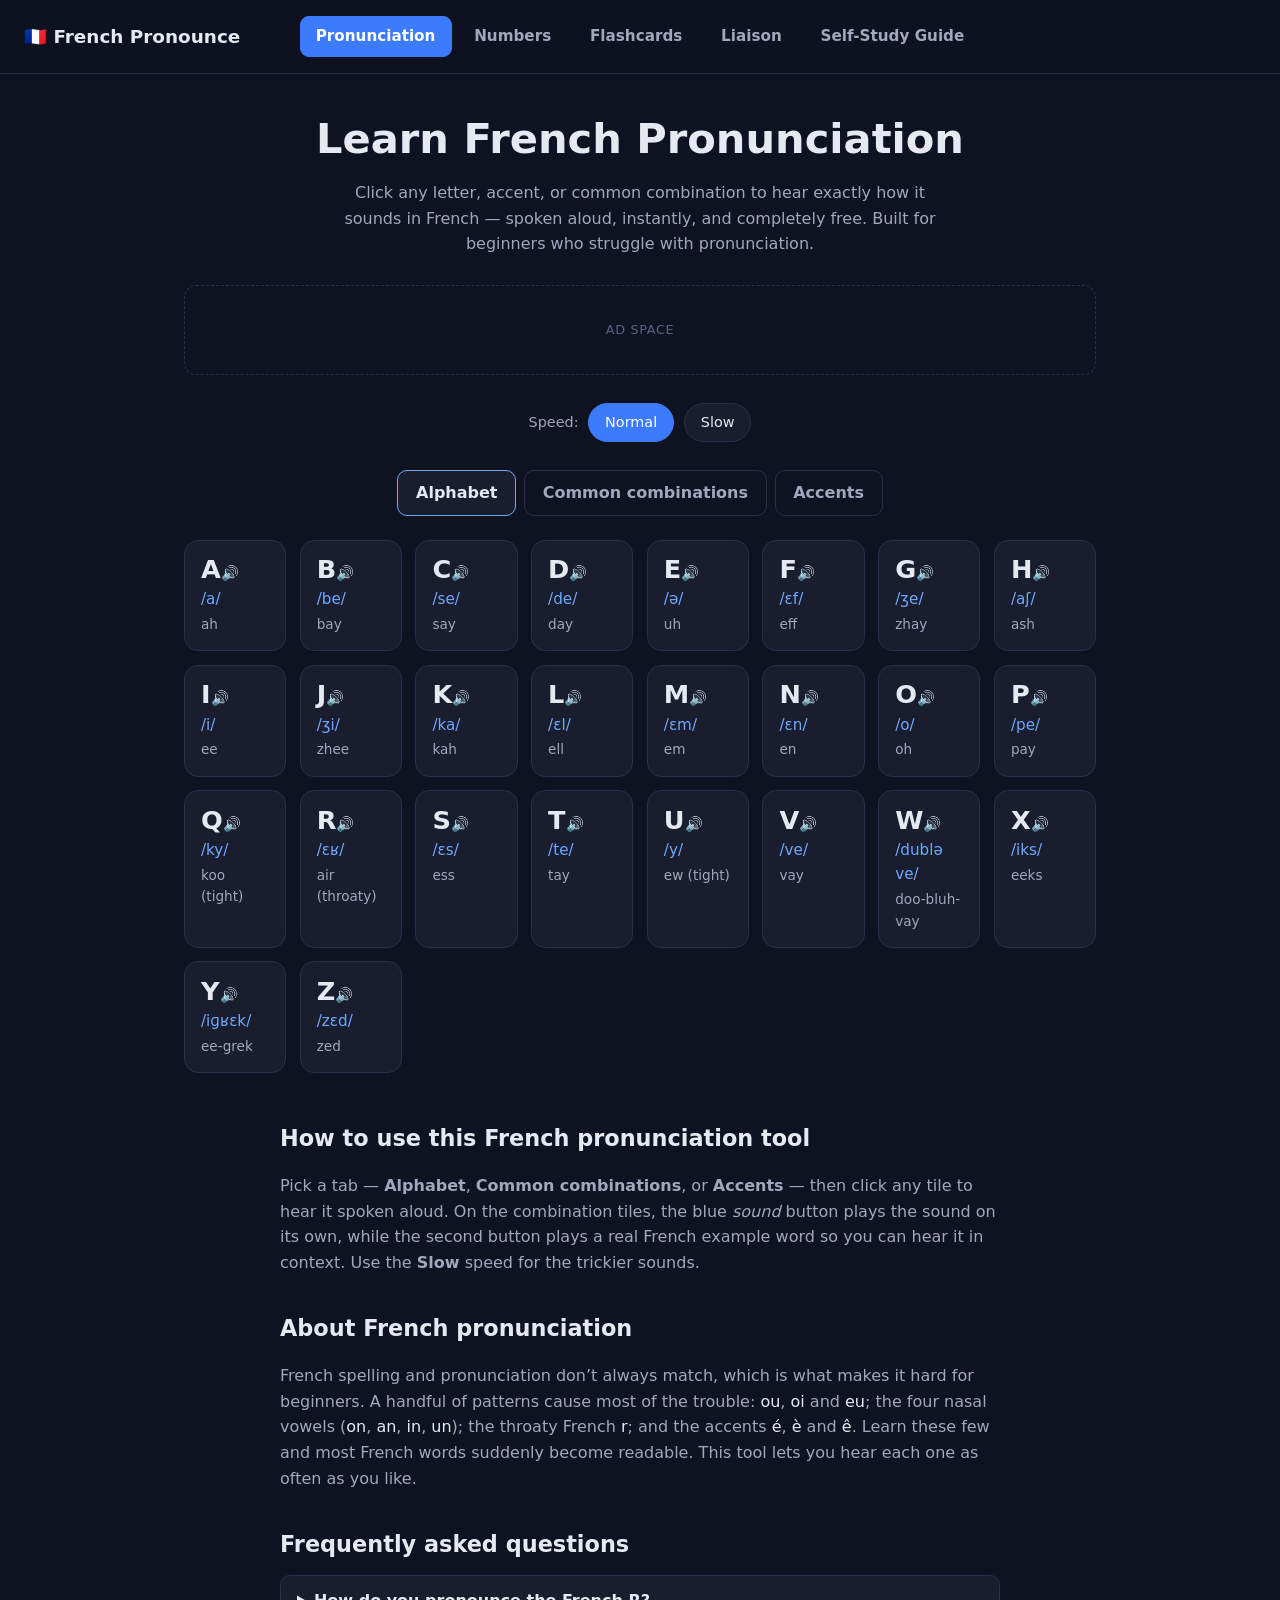
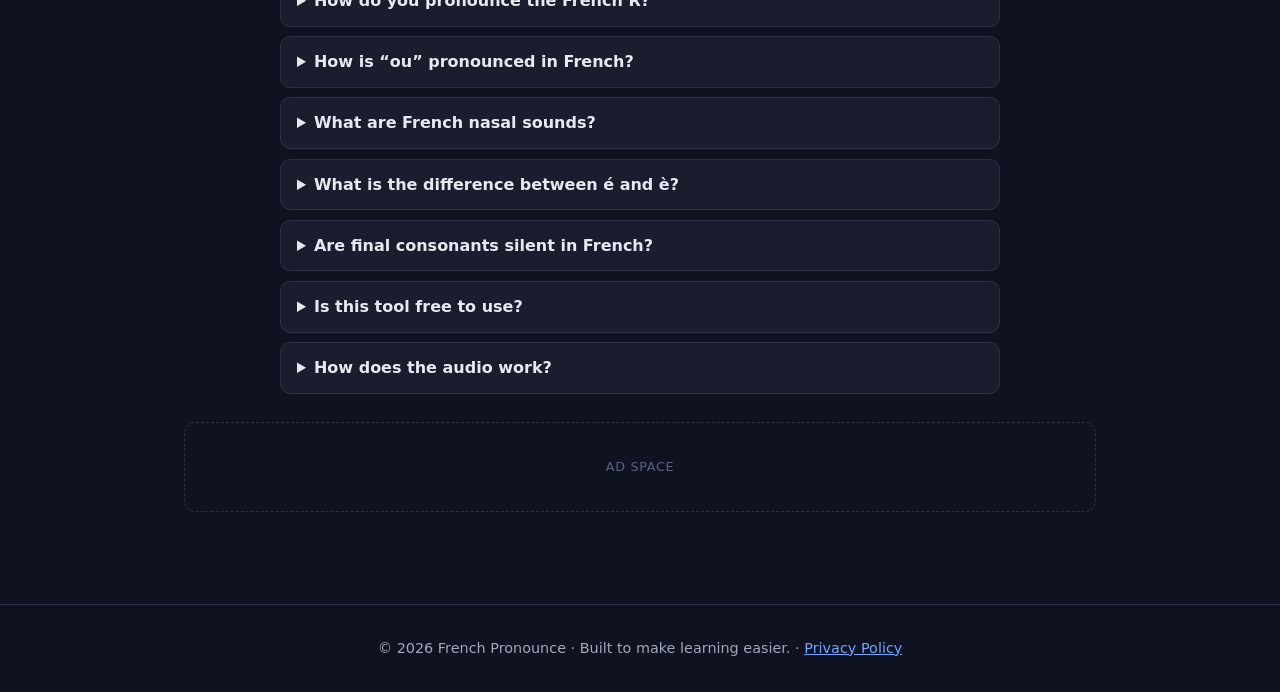
<file: index.html>
<!DOCTYPE html>
<html lang="en">
<head>
  <meta charset="UTF-8" />
  <meta name="viewport" content="width=device-width, initial-scale=1.0" />

  <!-- ===== Google AdSense ===== -->
  <script async src="https://pagead2.googlesyndication.com/pagead/js/adsbygoogle.js?client=ca-pub-7837428081652147"
     crossorigin="anonymous"></script>

  <!-- ===== SEO: this is what shows up in Google search results ===== -->
  <title>French Pronunciation: Hear Every Letter &amp; Sound (Free)</title>
  <meta name="description" content="Learn French pronunciation the easy way. Click any letter, accent, or common combination — ou, on, gn, é and more — to hear it spoken aloud. Free, instant, no signup." />
  <meta name="keywords" content="French pronunciation, learn French pronunciation, French letters and sounds, French phonics, French accents, how to pronounce French words, French for beginners" />
  <meta name="robots" content="index, follow" />
  <meta name="theme-color" content="#0f1220" />
  <link rel="canonical" href="https://frenchpronounce.com/" />
  <link rel="icon" href="favicon.svg" type="image/svg+xml" />

  <!-- ===== Social sharing (Open Graph + Twitter) ===== -->
  <meta property="og:type" content="website" />
  <meta property="og:site_name" content="French Pronounce" />
  <meta property="og:title" content="French Pronunciation — Hear Every Letter &amp; Sound" />
  <meta property="og:description" content="Click any French letter, accent, or combination to hear it spoken aloud. Free and instant, right in your browser." />
  <meta property="og:url" content="https://frenchpronounce.com/" />
  <meta property="og:locale" content="en_US" />
  <meta property="og:image" content="https://frenchpronounce.com/og-image.png" />
  <meta property="og:image:width" content="1200" />
  <meta property="og:image:height" content="630" />
  <meta property="og:image:alt" content="French Pronounce — hear every French letter and sound, free" />
  <meta name="twitter:card" content="summary_large_image" />
  <meta name="twitter:image" content="https://frenchpronounce.com/og-image.png" />
  <meta name="twitter:title" content="French Pronunciation — Hear Every Letter &amp; Sound" />
  <meta name="twitter:description" content="Click any French letter, accent, or combination to hear it spoken aloud. Free and instant, right in your browser." />

  <link rel="stylesheet" href="styles.css" />

  <!-- ===== Structured data: helps Google AND AI assistants understand the page ===== -->
  <script type="application/ld+json">
  {
    "@context": "https://schema.org",
    "@type": "LearningResource",
    "name": "French Pronounce",
    "description": "A free interactive tool to hear how French letters, accents, and common letter-combinations are pronounced. Click any tile to hear the exact sound and an example word spoken aloud.",
    "url": "https://frenchpronounce.com/",
    "inLanguage": "en",
    "teaches": "French pronunciation",
    "educationalLevel": "Beginner",
    "learningResourceType": "Interactive tool",
    "isAccessibleForFree": true,
    "keywords": "French pronunciation, French letters and sounds, French phonics, French accents"
  }
  </script>

  <!-- ===== FAQ structured data: eligible for Google rich results & AI answers ===== -->
  <script type="application/ld+json">
{
  "@context": "https://schema.org",
  "@type": "FAQPage",
  "mainEntity": [
    {
      "@type": "Question",
      "name": "How do you pronounce the French R?",
      "acceptedAnswer": {
        "@type": "Answer",
        "text": "The French “r” (/ʁ/) is made at the back of the throat rather than with the tip of the tongue like the English r. It sounds a little like a soft gargle. Practise with words such as rouge and Paris."
      }
    },
    {
      "@type": "Question",
      "name": "How is “ou” pronounced in French?",
      "acceptedAnswer": {
        "@type": "Answer",
        "text": "The combination ou makes a single /u/ sound, like “oo” in “food” — for example, bonjour and vous."
      }
    },
    {
      "@type": "Question",
      "name": "What are French nasal sounds?",
      "acceptedAnswer": {
        "@type": "Answer",
        "text": "Nasal vowels are made by letting air pass through the nose. French has four main ones: on/om (/ɔ̃/), an/en (/ɑ̃/), in/ain (/ɛ̃/) and un (/œ̃/), as in nom, enfant, pain and un."
      }
    },
    {
      "@type": "Question",
      "name": "What is the difference between é and è?",
      "acceptedAnswer": {
        "@type": "Answer",
        "text": "é (accent aigu) sounds like “ay” (/e/), as in café. è (accent grave) sounds like “eh” (/ɛ/), as in père."
      }
    },
    {
      "@type": "Question",
      "name": "Are final consonants silent in French?",
      "acceptedAnswer": {
        "@type": "Answer",
        "text": "Often, yes. Many final consonants — like the -s in vous or the -t in petit — are not pronounced, although there are exceptions you learn with practice."
      }
    },
    {
      "@type": "Question",
      "name": "Is this tool free to use?",
      "acceptedAnswer": {
        "@type": "Answer",
        "text": "Yes. French Pronounce is completely free, runs in your web browser, and needs no signup or download."
      }
    },
    {
      "@type": "Question",
      "name": "How does the audio work?",
      "acceptedAnswer": {
        "@type": "Answer",
        "text": "It uses your device’s built-in French text-to-speech voice, so you can hear each letter, sound and example word spoken aloud instantly."
      }
    }
  ]
}
  </script>
</head>
<body>
  <nav class="nav">
    <a class="nav__brand" href="/">🇫🇷 French Pronounce</a>
    <div class="nav__links">
      <a href="/" class="active">Pronunciation</a>
      <a href="/numbers.html">Numbers</a>
      <a href="/flashcards.html">Flashcards</a>
      <a href="/liaison.html">Liaison</a>
      <a href="/learn-french-on-your-own.html">Self-Study Guide</a>
    </div>
  </nav>

  <main>
    <div class="intro">
      <h1>Learn French Pronunciation</h1>
      <p>Click any letter, accent, or common combination to hear exactly how it sounds in French — spoken aloud, instantly, and completely free. Built for beginners who struggle with pronunciation.</p>
    </div>

    <!-- Ad space (top) -->
    <aside class="ad-slot" aria-hidden="true">Ad space</aside>

    <!-- Shown only if the browser has no French voice installed -->
    <div id="voiceWarning" class="warn" hidden>
      Your device doesn’t seem to have a French voice installed, so playback may
      sound off. On Windows you can add one under
      <strong>Settings → Time &amp; language → Language &amp; region → Add a language → French</strong>.
    </div>

    <!-- Speed control -->
    <div class="controls">
      <span class="label">Speed:</span>
      <button class="pill active" data-rate="1" type="button">Normal</button>
      <button class="pill" data-rate="0.6" type="button">Slow</button>
    </div>

    <!-- Tabs -->
    <div class="tabs" role="tablist">
      <button class="tab active" data-panel="alphabet" type="button">Alphabet</button>
      <button class="tab" data-panel="combos" type="button">Common combinations</button>
      <button class="tab" data-panel="accents" type="button">Accents</button>
    </div>

    <section id="alphabet" class="panel active" aria-label="French alphabet pronunciation">
      <div class="grid grid--alphabet">
        <button class="tile" type="button" data-say="A" aria-label="Hear the French letter A">
          <div class="tile__row"><span class="tile__grapheme" lang="fr">A</span><span class="tile__spk" aria-hidden="true">🔊</span></div>
          <span class="tile__ipa">/a/</span>
          <span class="tile__hint">ah</span>
        </button>
        <button class="tile" type="button" data-say="B" aria-label="Hear the French letter B">
          <div class="tile__row"><span class="tile__grapheme" lang="fr">B</span><span class="tile__spk" aria-hidden="true">🔊</span></div>
          <span class="tile__ipa">/be/</span>
          <span class="tile__hint">bay</span>
        </button>
        <button class="tile" type="button" data-say="C" aria-label="Hear the French letter C">
          <div class="tile__row"><span class="tile__grapheme" lang="fr">C</span><span class="tile__spk" aria-hidden="true">🔊</span></div>
          <span class="tile__ipa">/se/</span>
          <span class="tile__hint">say</span>
        </button>
        <button class="tile" type="button" data-say="D" aria-label="Hear the French letter D">
          <div class="tile__row"><span class="tile__grapheme" lang="fr">D</span><span class="tile__spk" aria-hidden="true">🔊</span></div>
          <span class="tile__ipa">/de/</span>
          <span class="tile__hint">day</span>
        </button>
        <button class="tile" type="button" data-say="E" aria-label="Hear the French letter E">
          <div class="tile__row"><span class="tile__grapheme" lang="fr">E</span><span class="tile__spk" aria-hidden="true">🔊</span></div>
          <span class="tile__ipa">/ə/</span>
          <span class="tile__hint">uh</span>
        </button>
        <button class="tile" type="button" data-say="F" aria-label="Hear the French letter F">
          <div class="tile__row"><span class="tile__grapheme" lang="fr">F</span><span class="tile__spk" aria-hidden="true">🔊</span></div>
          <span class="tile__ipa">/ɛf/</span>
          <span class="tile__hint">eff</span>
        </button>
        <button class="tile" type="button" data-say="G" aria-label="Hear the French letter G">
          <div class="tile__row"><span class="tile__grapheme" lang="fr">G</span><span class="tile__spk" aria-hidden="true">🔊</span></div>
          <span class="tile__ipa">/ʒe/</span>
          <span class="tile__hint">zhay</span>
        </button>
        <button class="tile" type="button" data-say="H" aria-label="Hear the French letter H">
          <div class="tile__row"><span class="tile__grapheme" lang="fr">H</span><span class="tile__spk" aria-hidden="true">🔊</span></div>
          <span class="tile__ipa">/aʃ/</span>
          <span class="tile__hint">ash</span>
        </button>
        <button class="tile" type="button" data-say="I" aria-label="Hear the French letter I">
          <div class="tile__row"><span class="tile__grapheme" lang="fr">I</span><span class="tile__spk" aria-hidden="true">🔊</span></div>
          <span class="tile__ipa">/i/</span>
          <span class="tile__hint">ee</span>
        </button>
        <button class="tile" type="button" data-say="J" aria-label="Hear the French letter J">
          <div class="tile__row"><span class="tile__grapheme" lang="fr">J</span><span class="tile__spk" aria-hidden="true">🔊</span></div>
          <span class="tile__ipa">/ʒi/</span>
          <span class="tile__hint">zhee</span>
        </button>
        <button class="tile" type="button" data-say="K" aria-label="Hear the French letter K">
          <div class="tile__row"><span class="tile__grapheme" lang="fr">K</span><span class="tile__spk" aria-hidden="true">🔊</span></div>
          <span class="tile__ipa">/ka/</span>
          <span class="tile__hint">kah</span>
        </button>
        <button class="tile" type="button" data-say="L" aria-label="Hear the French letter L">
          <div class="tile__row"><span class="tile__grapheme" lang="fr">L</span><span class="tile__spk" aria-hidden="true">🔊</span></div>
          <span class="tile__ipa">/ɛl/</span>
          <span class="tile__hint">ell</span>
        </button>
        <button class="tile" type="button" data-say="M" aria-label="Hear the French letter M">
          <div class="tile__row"><span class="tile__grapheme" lang="fr">M</span><span class="tile__spk" aria-hidden="true">🔊</span></div>
          <span class="tile__ipa">/ɛm/</span>
          <span class="tile__hint">em</span>
        </button>
        <button class="tile" type="button" data-say="N" aria-label="Hear the French letter N">
          <div class="tile__row"><span class="tile__grapheme" lang="fr">N</span><span class="tile__spk" aria-hidden="true">🔊</span></div>
          <span class="tile__ipa">/ɛn/</span>
          <span class="tile__hint">en</span>
        </button>
        <button class="tile" type="button" data-say="O" aria-label="Hear the French letter O">
          <div class="tile__row"><span class="tile__grapheme" lang="fr">O</span><span class="tile__spk" aria-hidden="true">🔊</span></div>
          <span class="tile__ipa">/o/</span>
          <span class="tile__hint">oh</span>
        </button>
        <button class="tile" type="button" data-say="P" aria-label="Hear the French letter P">
          <div class="tile__row"><span class="tile__grapheme" lang="fr">P</span><span class="tile__spk" aria-hidden="true">🔊</span></div>
          <span class="tile__ipa">/pe/</span>
          <span class="tile__hint">pay</span>
        </button>
        <button class="tile" type="button" data-say="Q" aria-label="Hear the French letter Q">
          <div class="tile__row"><span class="tile__grapheme" lang="fr">Q</span><span class="tile__spk" aria-hidden="true">🔊</span></div>
          <span class="tile__ipa">/ky/</span>
          <span class="tile__hint">koo (tight)</span>
        </button>
        <button class="tile" type="button" data-say="R" aria-label="Hear the French letter R">
          <div class="tile__row"><span class="tile__grapheme" lang="fr">R</span><span class="tile__spk" aria-hidden="true">🔊</span></div>
          <span class="tile__ipa">/ɛʁ/</span>
          <span class="tile__hint">air (throaty)</span>
        </button>
        <button class="tile" type="button" data-say="S" aria-label="Hear the French letter S">
          <div class="tile__row"><span class="tile__grapheme" lang="fr">S</span><span class="tile__spk" aria-hidden="true">🔊</span></div>
          <span class="tile__ipa">/ɛs/</span>
          <span class="tile__hint">ess</span>
        </button>
        <button class="tile" type="button" data-say="T" aria-label="Hear the French letter T">
          <div class="tile__row"><span class="tile__grapheme" lang="fr">T</span><span class="tile__spk" aria-hidden="true">🔊</span></div>
          <span class="tile__ipa">/te/</span>
          <span class="tile__hint">tay</span>
        </button>
        <button class="tile" type="button" data-say="U" aria-label="Hear the French letter U">
          <div class="tile__row"><span class="tile__grapheme" lang="fr">U</span><span class="tile__spk" aria-hidden="true">🔊</span></div>
          <span class="tile__ipa">/y/</span>
          <span class="tile__hint">ew (tight)</span>
        </button>
        <button class="tile" type="button" data-say="V" aria-label="Hear the French letter V">
          <div class="tile__row"><span class="tile__grapheme" lang="fr">V</span><span class="tile__spk" aria-hidden="true">🔊</span></div>
          <span class="tile__ipa">/ve/</span>
          <span class="tile__hint">vay</span>
        </button>
        <button class="tile" type="button" data-say="W" aria-label="Hear the French letter W">
          <div class="tile__row"><span class="tile__grapheme" lang="fr">W</span><span class="tile__spk" aria-hidden="true">🔊</span></div>
          <span class="tile__ipa">/dublə ve/</span>
          <span class="tile__hint">doo-bluh-vay</span>
        </button>
        <button class="tile" type="button" data-say="X" aria-label="Hear the French letter X">
          <div class="tile__row"><span class="tile__grapheme" lang="fr">X</span><span class="tile__spk" aria-hidden="true">🔊</span></div>
          <span class="tile__ipa">/iks/</span>
          <span class="tile__hint">eeks</span>
        </button>
        <button class="tile" type="button" data-say="Y" aria-label="Hear the French letter Y">
          <div class="tile__row"><span class="tile__grapheme" lang="fr">Y</span><span class="tile__spk" aria-hidden="true">🔊</span></div>
          <span class="tile__ipa">/iɡʁɛk/</span>
          <span class="tile__hint">ee-grek</span>
        </button>
        <button class="tile" type="button" data-say="Z" aria-label="Hear the French letter Z">
          <div class="tile__row"><span class="tile__grapheme" lang="fr">Z</span><span class="tile__spk" aria-hidden="true">🔊</span></div>
          <span class="tile__ipa">/zɛd/</span>
          <span class="tile__hint">zed</span>
        </button>
      </div>
    </section>

    <section id="combos" class="panel" aria-label="Common French letter combinations">
      <div class="grid grid--combos">
        <div class="tile">
          <span class="tile__grapheme" lang="fr">ou</span>
          <span class="tile__ipa">/u/</span>
          <span class="tile__hint">oo, as in 'food'</span>
          <div class="tile__actions">
            <button class="chip chip--sound" type="button" data-say="ou" aria-label="Hear the sound ou"><span class="play" aria-hidden="true">▶</span> sound</button>
            <button class="chip chip--example" type="button" data-say="bonjour" aria-label="Hear the example word bonjour"><span class="play" aria-hidden="true">▶</span> <span lang="fr">bonjour</span></button>
          </div>
        </div>
        <div class="tile">
          <span class="tile__grapheme" lang="fr">oi</span>
          <span class="tile__ipa">/wa/</span>
          <span class="tile__hint">wah</span>
          <div class="tile__actions">
            <button class="chip chip--sound" type="button" data-say="oi" aria-label="Hear the sound oi"><span class="play" aria-hidden="true">▶</span> sound</button>
            <button class="chip chip--example" type="button" data-say="moi" aria-label="Hear the example word moi"><span class="play" aria-hidden="true">▶</span> <span lang="fr">moi</span></button>
          </div>
        </div>
        <div class="tile">
          <span class="tile__grapheme" lang="fr">au / eau</span>
          <span class="tile__ipa">/o/</span>
          <span class="tile__hint">oh</span>
          <div class="tile__actions">
            <button class="chip chip--sound" type="button" data-say="au" aria-label="Hear the sound au / eau"><span class="play" aria-hidden="true">▶</span> sound</button>
            <button class="chip chip--example" type="button" data-say="bateau" aria-label="Hear the example word bateau"><span class="play" aria-hidden="true">▶</span> <span lang="fr">bateau</span></button>
          </div>
        </div>
        <div class="tile">
          <span class="tile__grapheme" lang="fr">ai / ei</span>
          <span class="tile__ipa">/ɛ/</span>
          <span class="tile__hint">eh, as in 'bed'</span>
          <div class="tile__actions">
            <button class="chip chip--sound" type="button" data-say="ai" aria-label="Hear the sound ai / ei"><span class="play" aria-hidden="true">▶</span> sound</button>
            <button class="chip chip--example" type="button" data-say="maison" aria-label="Hear the example word maison"><span class="play" aria-hidden="true">▶</span> <span lang="fr">maison</span></button>
          </div>
        </div>
        <div class="tile">
          <span class="tile__grapheme" lang="fr">eu</span>
          <span class="tile__ipa">/ø/</span>
          <span class="tile__hint">uh, lips rounded</span>
          <div class="tile__actions">
            <button class="chip chip--sound" type="button" data-say="eu" aria-label="Hear the sound eu"><span class="play" aria-hidden="true">▶</span> sound</button>
            <button class="chip chip--example" type="button" data-say="deux" aria-label="Hear the example word deux"><span class="play" aria-hidden="true">▶</span> <span lang="fr">deux</span></button>
          </div>
        </div>
        <div class="tile">
          <span class="tile__grapheme" lang="fr">on / om</span>
          <span class="tile__ipa">/ɔ̃/</span>
          <span class="tile__hint">nasal 'ong'</span>
          <div class="tile__actions">
            <button class="chip chip--sound" type="button" data-say="on" aria-label="Hear the sound on / om"><span class="play" aria-hidden="true">▶</span> sound</button>
            <button class="chip chip--example" type="button" data-say="nom" aria-label="Hear the example word nom"><span class="play" aria-hidden="true">▶</span> <span lang="fr">nom</span></button>
          </div>
        </div>
        <div class="tile">
          <span class="tile__grapheme" lang="fr">an / en</span>
          <span class="tile__ipa">/ɑ̃/</span>
          <span class="tile__hint">nasal 'ahn'</span>
          <div class="tile__actions">
            <button class="chip chip--sound" type="button" data-say="an" aria-label="Hear the sound an / en"><span class="play" aria-hidden="true">▶</span> sound</button>
            <button class="chip chip--example" type="button" data-say="enfant" aria-label="Hear the example word enfant"><span class="play" aria-hidden="true">▶</span> <span lang="fr">enfant</span></button>
          </div>
        </div>
        <div class="tile">
          <span class="tile__grapheme" lang="fr">in / ain</span>
          <span class="tile__ipa">/ɛ̃/</span>
          <span class="tile__hint">nasal 'ang'</span>
          <div class="tile__actions">
            <button class="chip chip--sound" type="button" data-say="ain" aria-label="Hear the sound in / ain"><span class="play" aria-hidden="true">▶</span> sound</button>
            <button class="chip chip--example" type="button" data-say="pain" aria-label="Hear the example word pain"><span class="play" aria-hidden="true">▶</span> <span lang="fr">pain</span></button>
          </div>
        </div>
        <div class="tile">
          <span class="tile__grapheme" lang="fr">un</span>
          <span class="tile__ipa">/œ̃/</span>
          <span class="tile__hint">nasal 'uhn'</span>
          <div class="tile__actions">
            <button class="chip chip--sound" type="button" data-say="un" aria-label="Hear the sound un"><span class="play" aria-hidden="true">▶</span> sound</button>
            <button class="chip chip--example" type="button" data-say="un" aria-label="Hear the example word un"><span class="play" aria-hidden="true">▶</span> <span lang="fr">un</span></button>
          </div>
        </div>
        <div class="tile">
          <span class="tile__grapheme" lang="fr">ch</span>
          <span class="tile__ipa">/ʃ/</span>
          <span class="tile__hint">sh</span>
          <div class="tile__actions">
            <button class="chip chip--sound" type="button" data-say="che" aria-label="Hear the sound ch"><span class="play" aria-hidden="true">▶</span> sound</button>
            <button class="chip chip--example" type="button" data-say="chat" aria-label="Hear the example word chat"><span class="play" aria-hidden="true">▶</span> <span lang="fr">chat</span></button>
          </div>
        </div>
        <div class="tile">
          <span class="tile__grapheme" lang="fr">gn</span>
          <span class="tile__ipa">/ɲ/</span>
          <span class="tile__hint">ny, as in 'canyon'</span>
          <div class="tile__actions">
            <button class="chip chip--sound" type="button" data-say="gne" aria-label="Hear the sound gn"><span class="play" aria-hidden="true">▶</span> sound</button>
            <button class="chip chip--example" type="button" data-say="montagne" aria-label="Hear the example word montagne"><span class="play" aria-hidden="true">▶</span> <span lang="fr">montagne</span></button>
          </div>
        </div>
        <div class="tile">
          <span class="tile__grapheme" lang="fr">qu</span>
          <span class="tile__ipa">/k/</span>
          <span class="tile__hint">k</span>
          <div class="tile__actions">
            <button class="chip chip--sound" type="button" data-say="que" aria-label="Hear the sound qu"><span class="play" aria-hidden="true">▶</span> sound</button>
            <button class="chip chip--example" type="button" data-say="quatre" aria-label="Hear the example word quatre"><span class="play" aria-hidden="true">▶</span> <span lang="fr">quatre</span></button>
          </div>
        </div>
        <div class="tile">
          <span class="tile__grapheme" lang="fr">ph</span>
          <span class="tile__ipa">/f/</span>
          <span class="tile__hint">f</span>
          <div class="tile__actions">
            <button class="chip chip--sound" type="button" data-say="phe" aria-label="Hear the sound ph"><span class="play" aria-hidden="true">▶</span> sound</button>
            <button class="chip chip--example" type="button" data-say="photo" aria-label="Hear the example word photo"><span class="play" aria-hidden="true">▶</span> <span lang="fr">photo</span></button>
          </div>
        </div>
        <div class="tile">
          <span class="tile__grapheme" lang="fr">ç</span>
          <span class="tile__ipa">/s/</span>
          <span class="tile__hint">s</span>
          <div class="tile__actions">
            <button class="chip chip--sound" type="button" data-say="ça" aria-label="Hear the sound ç"><span class="play" aria-hidden="true">▶</span> sound</button>
            <button class="chip chip--example" type="button" data-say="français" aria-label="Hear the example word français"><span class="play" aria-hidden="true">▶</span> <span lang="fr">français</span></button>
          </div>
        </div>
        <div class="tile">
          <span class="tile__grapheme" lang="fr">ille</span>
          <span class="tile__ipa">/ij/</span>
          <span class="tile__hint">ee-y</span>
          <div class="tile__actions">
            <button class="chip chip--sound" type="button" data-say="ille" aria-label="Hear the sound ille"><span class="play" aria-hidden="true">▶</span> sound</button>
            <button class="chip chip--example" type="button" data-say="fille" aria-label="Hear the example word fille"><span class="play" aria-hidden="true">▶</span> <span lang="fr">fille</span></button>
          </div>
        </div>
        <div class="tile">
          <span class="tile__grapheme" lang="fr">gu</span>
          <span class="tile__ipa">/ɡ/</span>
          <span class="tile__hint">hard g</span>
          <div class="tile__actions">
            <button class="chip chip--sound" type="button" data-say="gue" aria-label="Hear the sound gu"><span class="play" aria-hidden="true">▶</span> sound</button>
            <button class="chip chip--example" type="button" data-say="guitare" aria-label="Hear the example word guitare"><span class="play" aria-hidden="true">▶</span> <span lang="fr">guitare</span></button>
          </div>
        </div>
        <div class="tile">
          <span class="tile__grapheme" lang="fr">-er</span>
          <span class="tile__ipa">/e/</span>
          <span class="tile__hint">ay (at word end)</span>
          <div class="tile__actions">
            <button class="chip chip--sound" type="button" data-say="er" aria-label="Hear the sound -er"><span class="play" aria-hidden="true">▶</span> sound</button>
            <button class="chip chip--example" type="button" data-say="parler" aria-label="Hear the example word parler"><span class="play" aria-hidden="true">▶</span> <span lang="fr">parler</span></button>
          </div>
        </div>
        <div class="tile">
          <span class="tile__grapheme" lang="fr">-ez</span>
          <span class="tile__ipa">/e/</span>
          <span class="tile__hint">ay (at word end)</span>
          <div class="tile__actions">
            <button class="chip chip--sound" type="button" data-say="ez" aria-label="Hear the sound -ez"><span class="play" aria-hidden="true">▶</span> sound</button>
            <button class="chip chip--example" type="button" data-say="nez" aria-label="Hear the example word nez"><span class="play" aria-hidden="true">▶</span> <span lang="fr">nez</span></button>
          </div>
        </div>
      </div>
    </section>

    <section id="accents" class="panel" aria-label="French accented letters">
      <div class="grid grid--combos">
        <div class="tile">
          <span class="tile__grapheme" lang="fr">é</span>
          <span class="tile__ipa">/e/</span>
          <span class="tile__hint">ay — accent aigu</span>
          <div class="tile__actions">
            <button class="chip chip--sound" type="button" data-say="é" aria-label="Hear the sound é"><span class="play" aria-hidden="true">▶</span> sound</button>
            <button class="chip chip--example" type="button" data-say="café" aria-label="Hear the example word café"><span class="play" aria-hidden="true">▶</span> <span lang="fr">café</span></button>
          </div>
        </div>
        <div class="tile">
          <span class="tile__grapheme" lang="fr">è</span>
          <span class="tile__ipa">/ɛ/</span>
          <span class="tile__hint">eh — accent grave</span>
          <div class="tile__actions">
            <button class="chip chip--sound" type="button" data-say="è" aria-label="Hear the sound è"><span class="play" aria-hidden="true">▶</span> sound</button>
            <button class="chip chip--example" type="button" data-say="père" aria-label="Hear the example word père"><span class="play" aria-hidden="true">▶</span> <span lang="fr">père</span></button>
          </div>
        </div>
        <div class="tile">
          <span class="tile__grapheme" lang="fr">ê</span>
          <span class="tile__ipa">/ɛ/</span>
          <span class="tile__hint">eh — circonflexe</span>
          <div class="tile__actions">
            <button class="chip chip--sound" type="button" data-say="ê" aria-label="Hear the sound ê"><span class="play" aria-hidden="true">▶</span> sound</button>
            <button class="chip chip--example" type="button" data-say="être" aria-label="Hear the example word être"><span class="play" aria-hidden="true">▶</span> <span lang="fr">être</span></button>
          </div>
        </div>
        <div class="tile">
          <span class="tile__grapheme" lang="fr">à</span>
          <span class="tile__ipa">/a/</span>
          <span class="tile__hint">ah — changes meaning</span>
          <div class="tile__actions">
            <button class="chip chip--sound" type="button" data-say="à" aria-label="Hear the sound à"><span class="play" aria-hidden="true">▶</span> sound</button>
            <button class="chip chip--example" type="button" data-say="là" aria-label="Hear the example word là"><span class="play" aria-hidden="true">▶</span> <span lang="fr">là</span></button>
          </div>
        </div>
        <div class="tile">
          <span class="tile__grapheme" lang="fr">ô</span>
          <span class="tile__ipa">/o/</span>
          <span class="tile__hint">oh — circonflexe</span>
          <div class="tile__actions">
            <button class="chip chip--sound" type="button" data-say="ô" aria-label="Hear the sound ô"><span class="play" aria-hidden="true">▶</span> sound</button>
            <button class="chip chip--example" type="button" data-say="hôtel" aria-label="Hear the example word hôtel"><span class="play" aria-hidden="true">▶</span> <span lang="fr">hôtel</span></button>
          </div>
        </div>
        <div class="tile">
          <span class="tile__grapheme" lang="fr">ç</span>
          <span class="tile__ipa">/s/</span>
          <span class="tile__hint">s — cédille</span>
          <div class="tile__actions">
            <button class="chip chip--sound" type="button" data-say="ça" aria-label="Hear the sound ç"><span class="play" aria-hidden="true">▶</span> sound</button>
            <button class="chip chip--example" type="button" data-say="garçon" aria-label="Hear the example word garçon"><span class="play" aria-hidden="true">▶</span> <span lang="fr">garçon</span></button>
          </div>
        </div>
      </div>
    </section>

    <!-- ===== Readable content for humans, search engines, and AI ===== -->
    <section class="prose">
      <h2>How to use this French pronunciation tool</h2>
      <p>Pick a tab — <strong>Alphabet</strong>, <strong>Common combinations</strong>, or <strong>Accents</strong> — then click any tile to hear it spoken aloud. On the combination tiles, the blue <em>sound</em> button plays the sound on its own, while the second button plays a real French example word so you can hear it in context. Use the <strong>Slow</strong> speed for the trickier sounds.</p>

      <h2>About French pronunciation</h2>
      <p>French spelling and pronunciation don’t always match, which is what makes it hard for beginners. A handful of patterns cause most of the trouble: <span lang="fr">ou</span>, <span lang="fr">oi</span> and <span lang="fr">eu</span>; the four nasal vowels (<span lang="fr">on</span>, <span lang="fr">an</span>, <span lang="fr">in</span>, <span lang="fr">un</span>); the throaty French <span lang="fr">r</span>; and the accents <span lang="fr">é</span>, <span lang="fr">è</span> and <span lang="fr">ê</span>. Learn these few and most French words suddenly become readable. This tool lets you hear each one as often as you like.</p>

      <h2 id="faq">Frequently asked questions</h2>
      <div class="faq">
        <details>
          <summary>How do you pronounce the French R?</summary>
          <p>The French “r” (/ʁ/) is made at the back of the throat rather than with the tip of the tongue like the English r. It sounds a little like a soft gargle. Practise with words such as <span lang="fr">rouge</span> and <span lang="fr">Paris</span>.</p>
        </details>
        <details>
          <summary>How is “ou” pronounced in French?</summary>
          <p>The combination <span lang="fr">ou</span> makes a single /u/ sound, like “oo” in “food” — for example, <span lang="fr">bonjour</span> and <span lang="fr">vous</span>.</p>
        </details>
        <details>
          <summary>What are French nasal sounds?</summary>
          <p>Nasal vowels are made by letting air pass through the nose. French has four main ones: <span lang="fr">on/om</span> (/ɔ̃/), <span lang="fr">an/en</span> (/ɑ̃/), <span lang="fr">in/ain</span> (/ɛ̃/) and <span lang="fr">un</span> (/œ̃/), as in <span lang="fr">nom</span>, <span lang="fr">enfant</span>, <span lang="fr">pain</span> and <span lang="fr">un</span>.</p>
        </details>
        <details>
          <summary>What is the difference between é and è?</summary>
          <p><span lang="fr">é</span> (accent aigu) sounds like “ay” (/e/), as in <span lang="fr">café</span>. <span lang="fr">è</span> (accent grave) sounds like “eh” (/ɛ/), as in <span lang="fr">père</span>.</p>
        </details>
        <details>
          <summary>Are final consonants silent in French?</summary>
          <p>Often, yes. Many final consonants — like the -s in <span lang="fr">vous</span> or the -t in <span lang="fr">petit</span> — are not pronounced, although there are exceptions you learn with practice.</p>
        </details>
        <details>
          <summary>Is this tool free to use?</summary>
          <p>Yes. French Pronounce is completely free, runs in your web browser, and needs no signup or download.</p>
        </details>
        <details>
          <summary>How does the audio work?</summary>
          <p>It uses your device’s built-in French text-to-speech voice, so you can hear each letter, sound and example word spoken aloud instantly.</p>
        </details>
      </div>
    </section>

    <!-- Ad space (bottom) -->
    <aside class="ad-slot" aria-hidden="true">Ad space</aside>
  </main>

  <footer>
    &copy; 2026 French Pronounce · Built to make learning easier. · <a href="/privacy.html">Privacy Policy</a>
  </footer>

  <!-- Interactivity (shared across pages). Content above is real HTML
       so search engines and AI can read it; this just makes it clickable. -->
  <script src="/app.js" defer></script>
</body>
</html>
</file>
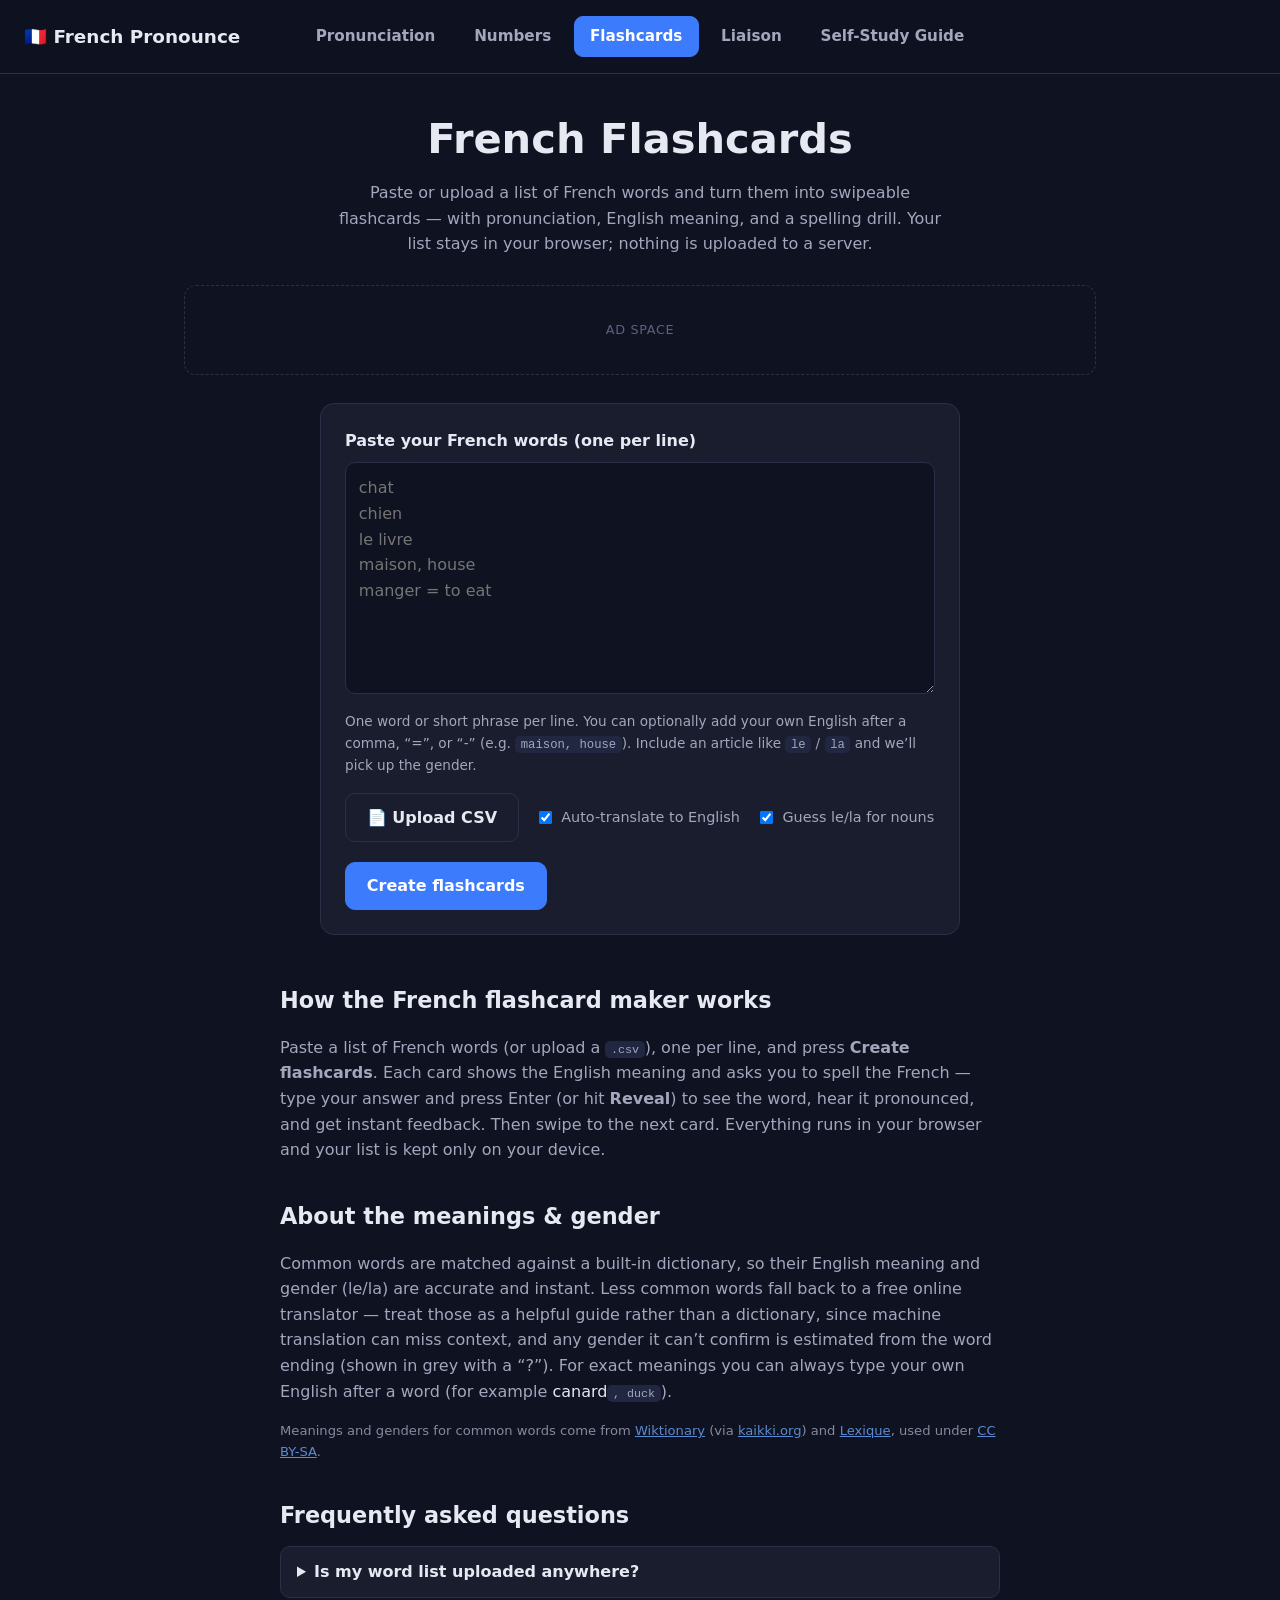
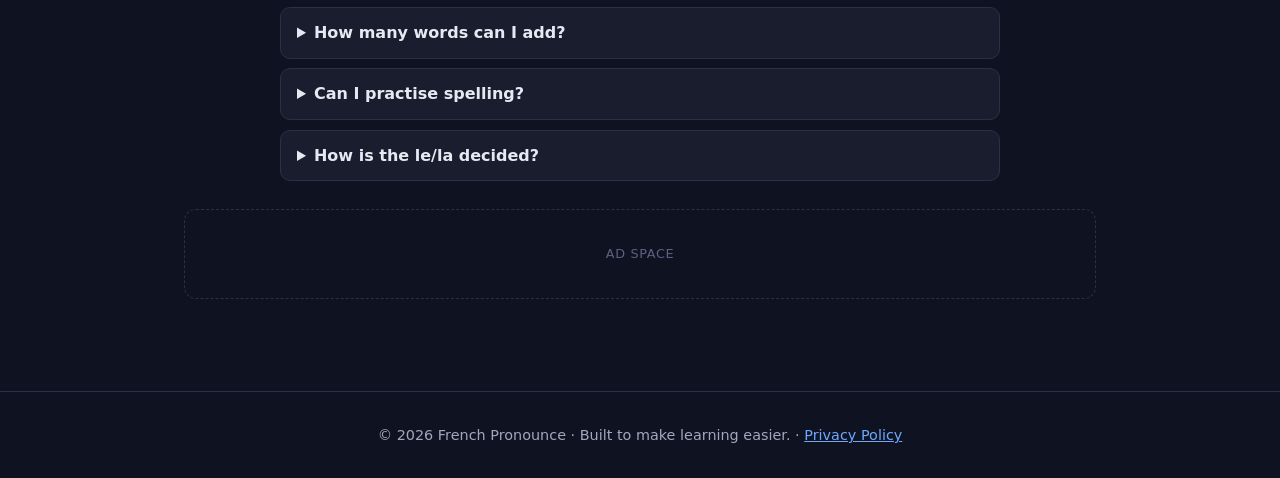
<file: flashcards.html>
<!DOCTYPE html>
<html lang="en">
<head>
  <meta charset="UTF-8" />
  <meta name="viewport" content="width=device-width, initial-scale=1.0" />

  <!-- ===== Google AdSense ===== -->
  <script async src="https://pagead2.googlesyndication.com/pagead/js/adsbygoogle.js?client=ca-pub-7837428081652147"
     crossorigin="anonymous"></script>

  <!-- ===== SEO ===== -->
  <title>French Flashcards Maker: Paste Words, Practise Free</title>
  <meta name="description" content="Turn any list of French words into instant flashcards. Auto-translated meanings, pronunciation, swipe to review, and a spelling drill. Paste or upload a CSV — free, all in your browser." />
  <meta name="keywords" content="French flashcards, French vocabulary practice, French spelling practice, learn French words, French flashcard maker, French vocabulary trainer" />
  <meta name="robots" content="index, follow" />
  <meta name="theme-color" content="#0f1220" />
  <link rel="canonical" href="https://frenchpronounce.com/flashcards.html" />
  <link rel="icon" href="favicon.svg" type="image/svg+xml" />

  <meta property="og:type" content="website" />
  <meta property="og:site_name" content="French Pronounce" />
  <meta property="og:title" content="French Flashcards Maker — Paste Words, Practise Free" />
  <meta property="og:description" content="Turn any list of French words into instant flashcards with pronunciation, meanings, and a spelling drill." />
  <meta property="og:url" content="https://frenchpronounce.com/flashcards.html" />
  <meta property="og:locale" content="en_US" />
  <meta property="og:image" content="https://frenchpronounce.com/og-image.png" />
  <meta name="twitter:card" content="summary_large_image" />
  <meta name="twitter:image" content="https://frenchpronounce.com/og-image.png" />

  <link rel="stylesheet" href="styles.css" />
</head>
<body>
  <nav class="nav">
    <a class="nav__brand" href="/">🇫🇷 French Pronounce</a>
    <div class="nav__links">
      <a href="/">Pronunciation</a>
      <a href="/numbers.html">Numbers</a>
      <a href="/flashcards.html" class="active">Flashcards</a>
      <a href="/liaison.html">Liaison</a>
      <a href="/learn-french-on-your-own.html">Self-Study Guide</a>
    </div>
  </nav>

  <main>
    <div class="intro">
      <h1>French Flashcards</h1>
      <p>Paste or upload a list of French words and turn them into swipeable flashcards — with pronunciation, English meaning, and a spelling drill. Your list stays in your browser; nothing is uploaded to a server.</p>
    </div>

    <!-- Ad space (top) -->
    <aside class="ad-slot" aria-hidden="true">Ad space</aside>

    <!-- Shown only if the browser has no French voice installed -->
    <div id="voiceWarning" class="warn" hidden>
      Your device doesn’t seem to have a French voice installed, so playback may
      sound off. On Windows you can add one under
      <strong>Settings → Time &amp; language → Language &amp; region → Add a language → French</strong>.
    </div>

    <!-- ===== INPUT PANEL ===== -->
    <section id="inputPanel" class="fc-input">
      <label class="fc-label" for="pasteBox">Paste your French words (one per line)</label>
      <textarea id="pasteBox" rows="8" spellcheck="false"
        placeholder="chat&#10;chien&#10;le livre&#10;maison, house&#10;manger = to eat"></textarea>
      <p class="fc-help">
        One word or short phrase per line. You can optionally add your own English
        after a comma, “=”, or “-” (e.g. <code>maison, house</code>). Include an
        article like <code>le</code> / <code>la</code> and we’ll pick up the gender.
      </p>

      <div class="fc-input__row">
        <label class="fc-file">
          <input type="file" id="csvFile" accept=".csv,text/csv" hidden />
          <span class="btn btn--ghost">📄 Upload CSV</span>
        </label>
        <label class="fc-check"><input type="checkbox" id="autoTranslate" checked /> Auto-translate to English</label>
        <label class="fc-check"><input type="checkbox" id="guessGender" checked /> Guess le/la for nouns</label>
      </div>

      <button id="createBtn" class="btn" type="button">Create flashcards</button>
      <p id="inputMsg" class="fc-msg" hidden></p>
    </section>

    <!-- ===== DECK PANEL ===== -->
    <section id="deckPanel" hidden>
      <div class="fc-toolbar">
        <button id="restartBtn" class="btn fc-newlist" type="button">＋ New list</button>
        <div class="fc-progress-wrap">
          <span id="progress" class="fc-progress"></span>
          <span id="score" class="fc-score"></span>
        </div>
        <button id="shuffleBtn" class="btn btn--ghost" type="button">🔀 Shuffle</button>
      </div>

      <div id="translateStatus" class="fc-translate" hidden></div>

      <div id="card" class="fc-card">
        <!-- Question stage: recall & spell -->
        <div id="stageQ" class="fc-stage">
          <span class="fc-stage__label">Spell the French for</span>
          <span id="cardEnglish" class="fc-stage__english"></span>
          <button id="hearHint" class="btn btn--ghost" type="button">🔊 Hear it</button>
          <input id="spellInput" type="text" lang="fr" autocomplete="off"
                 autocapitalize="off" spellcheck="false" placeholder="type the French word…" />
          <div class="fc-stage__actions">
            <button id="checkBtn" class="btn" type="button">Check</button>
            <button id="revealBtn" class="btn btn--ghost" type="button">Reveal</button>
          </div>
        </div>

        <!-- Answer stage: reveal & pronounce -->
        <div id="stageA" class="fc-stage" hidden>
          <span id="cardArticle" class="fc-card__article"></span>
          <span id="cardFrench" class="fc-card__french" lang="fr"></span>
          <span id="cardEnglishSm" class="fc-card__english-sm"></span>
          <p id="cardFeedback" class="fc-card__feedback"></p>
          <div class="fc-stage__actions">
            <button id="cardSpeak" class="btn btn--ghost" type="button">🔊 Hear it</button>
            <button id="backBtn" class="btn btn--ghost" type="button">↩ Back to spelling</button>
          </div>
        </div>
      </div>

      <div class="fc-nav">
        <button id="prevBtn" class="btn btn--ghost" type="button">← Prev</button>
        <button id="nextBtn" class="btn" type="button">Next →</button>
      </div>
      <p class="fc-tip">Type your answer and press Enter, or hit Reveal. Swipe or use ← → to move between cards.</p>
    </section>

    <!-- ===== Readable content for humans, search engines, and AI ===== -->
    <section class="prose">
      <h2>How the French flashcard maker works</h2>
      <p>Paste a list of French words (or upload a <code>.csv</code>), one per line, and press <strong>Create flashcards</strong>. Each card shows the English meaning and asks you to spell the French — type your answer and press Enter (or hit <strong>Reveal</strong>) to see the word, hear it pronounced, and get instant feedback. Then swipe to the next card. Everything runs in your browser and your list is kept only on your device.</p>

      <h2>About the meanings &amp; gender</h2>
      <p>Common words are matched against a built-in dictionary, so their English meaning and gender (le/la) are accurate and instant. Less common words fall back to a free online translator — treat those as a helpful guide rather than a dictionary, since machine translation can miss context, and any gender it can’t confirm is estimated from the word ending (shown in grey with a “?”). For exact meanings you can always type your own English after a word (for example <span lang="fr">canard</span><code>, duck</code>).</p>
      <p class="fc-credit">Meanings and genders for common words come from <a href="https://www.wiktionary.org/" target="_blank" rel="noopener">Wiktionary</a> (via <a href="https://kaikki.org/" target="_blank" rel="noopener">kaikki.org</a>) and <a href="http://www.lexique.org/" target="_blank" rel="noopener">Lexique</a>, used under <a href="https://creativecommons.org/licenses/by-sa/4.0/" target="_blank" rel="noopener">CC BY-SA</a>.</p>

      <h2 id="faq">Frequently asked questions</h2>
      <div class="faq">
        <details>
          <summary>Is my word list uploaded anywhere?</summary>
          <p>No. Your list is processed in your own browser and stored locally on your device. Only the individual words are sent to the translation service to fetch a meaning.</p>
        </details>
        <details>
          <summary>How many words can I add?</summary>
          <p>You can add hundreds at once. Very large lists take longer because each word is translated individually, and the free translation service has daily limits — if translations stop, try again later or add your own English.</p>
        </details>
        <details>
          <summary>Can I practise spelling?</summary>
          <p>Yes — spelling is built into every card. You type the French word from its English meaning (and can hear it first). We tell you if you’re correct, and flag when only the accents are off, then reveal the word.</p>
        </details>
        <details>
          <summary>How is the le/la decided?</summary>
          <p>Common words use a built-in dictionary, so their gender is accurate. For rarer words not in the dictionary, gender is estimated from the word’s ending (shown in grey with a “?”) — right most of the time but not always. Include the article yourself (e.g. <span lang="fr">la table</span>) for guaranteed accuracy.</p>
        </details>
      </div>
    </section>

    <!-- Ad space (bottom) -->
    <aside class="ad-slot" aria-hidden="true">Ad space</aside>
  </main>

  <footer>
    &copy; 2026 French Pronounce · Built to make learning easier. · <a href="/privacy.html">Privacy Policy</a>
  </footer>

  <script src="/flashcards.js" defer></script>
</body>
</html>
</file>
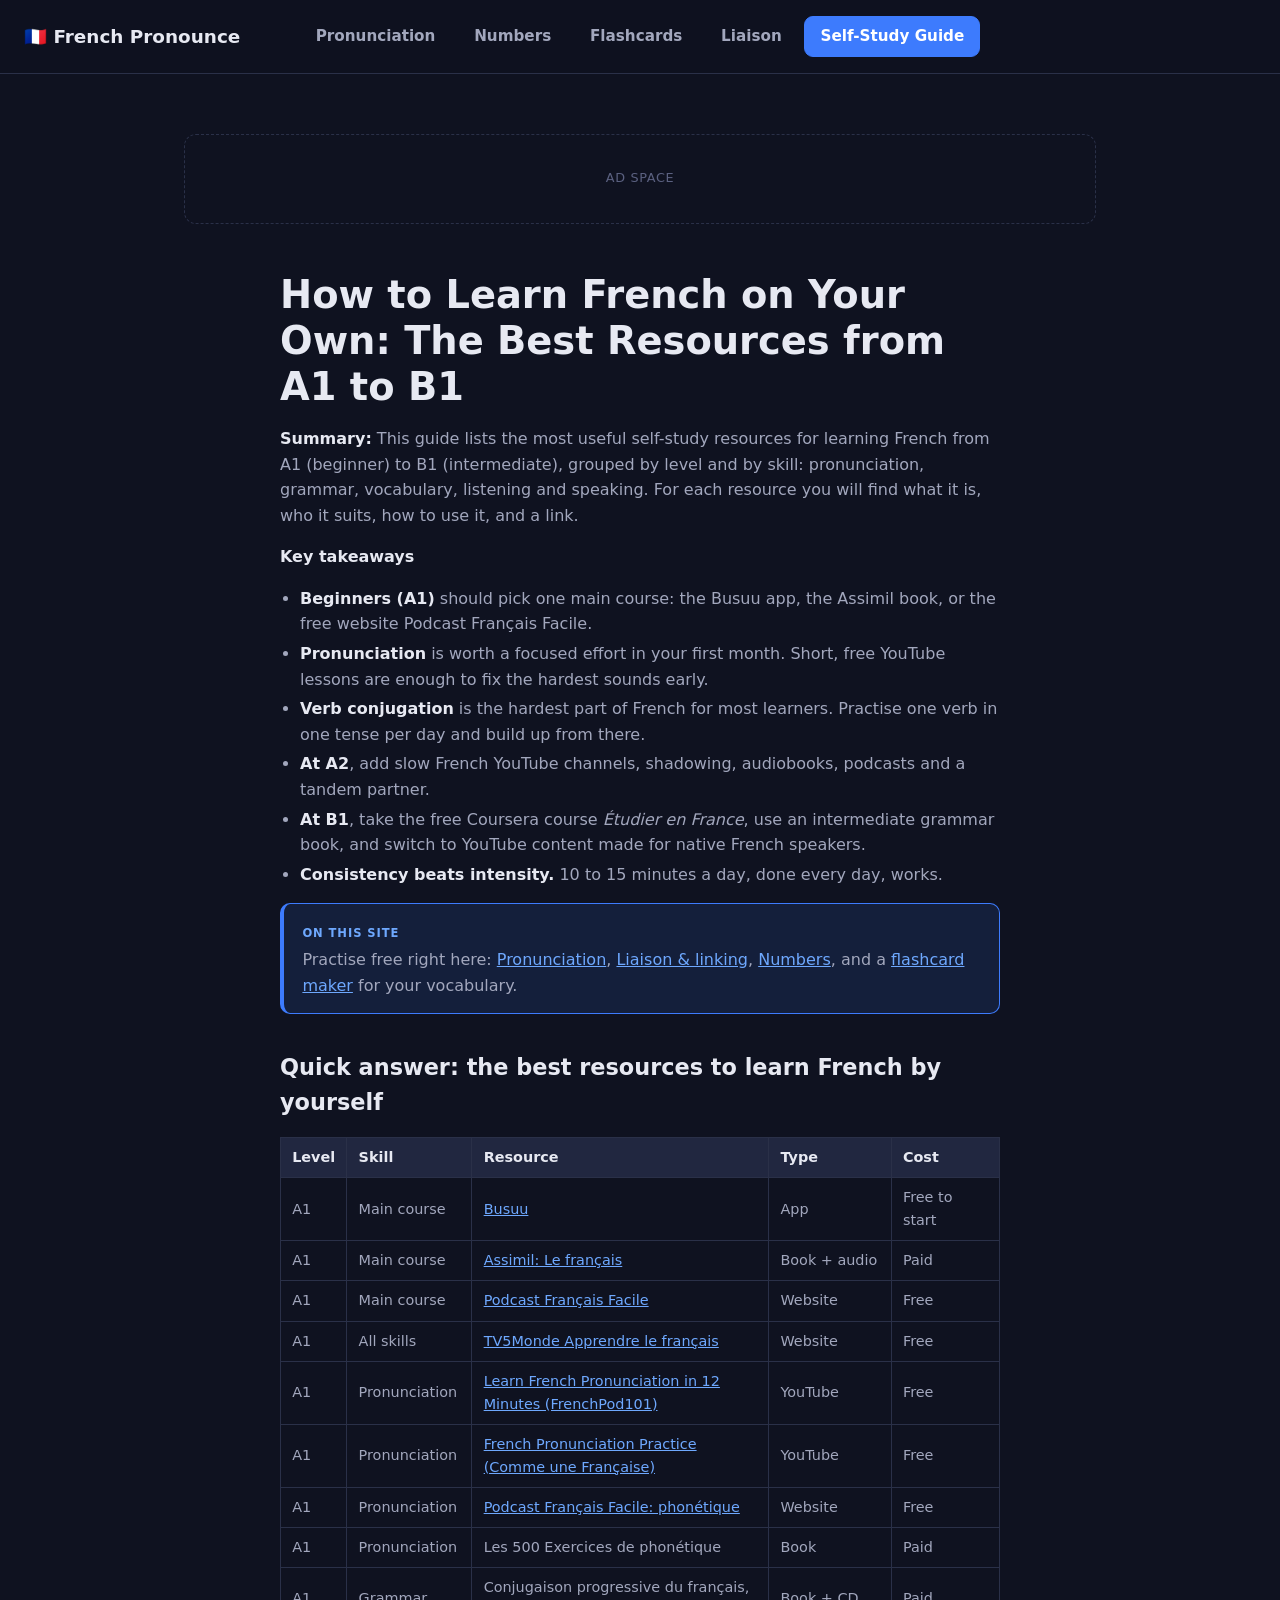
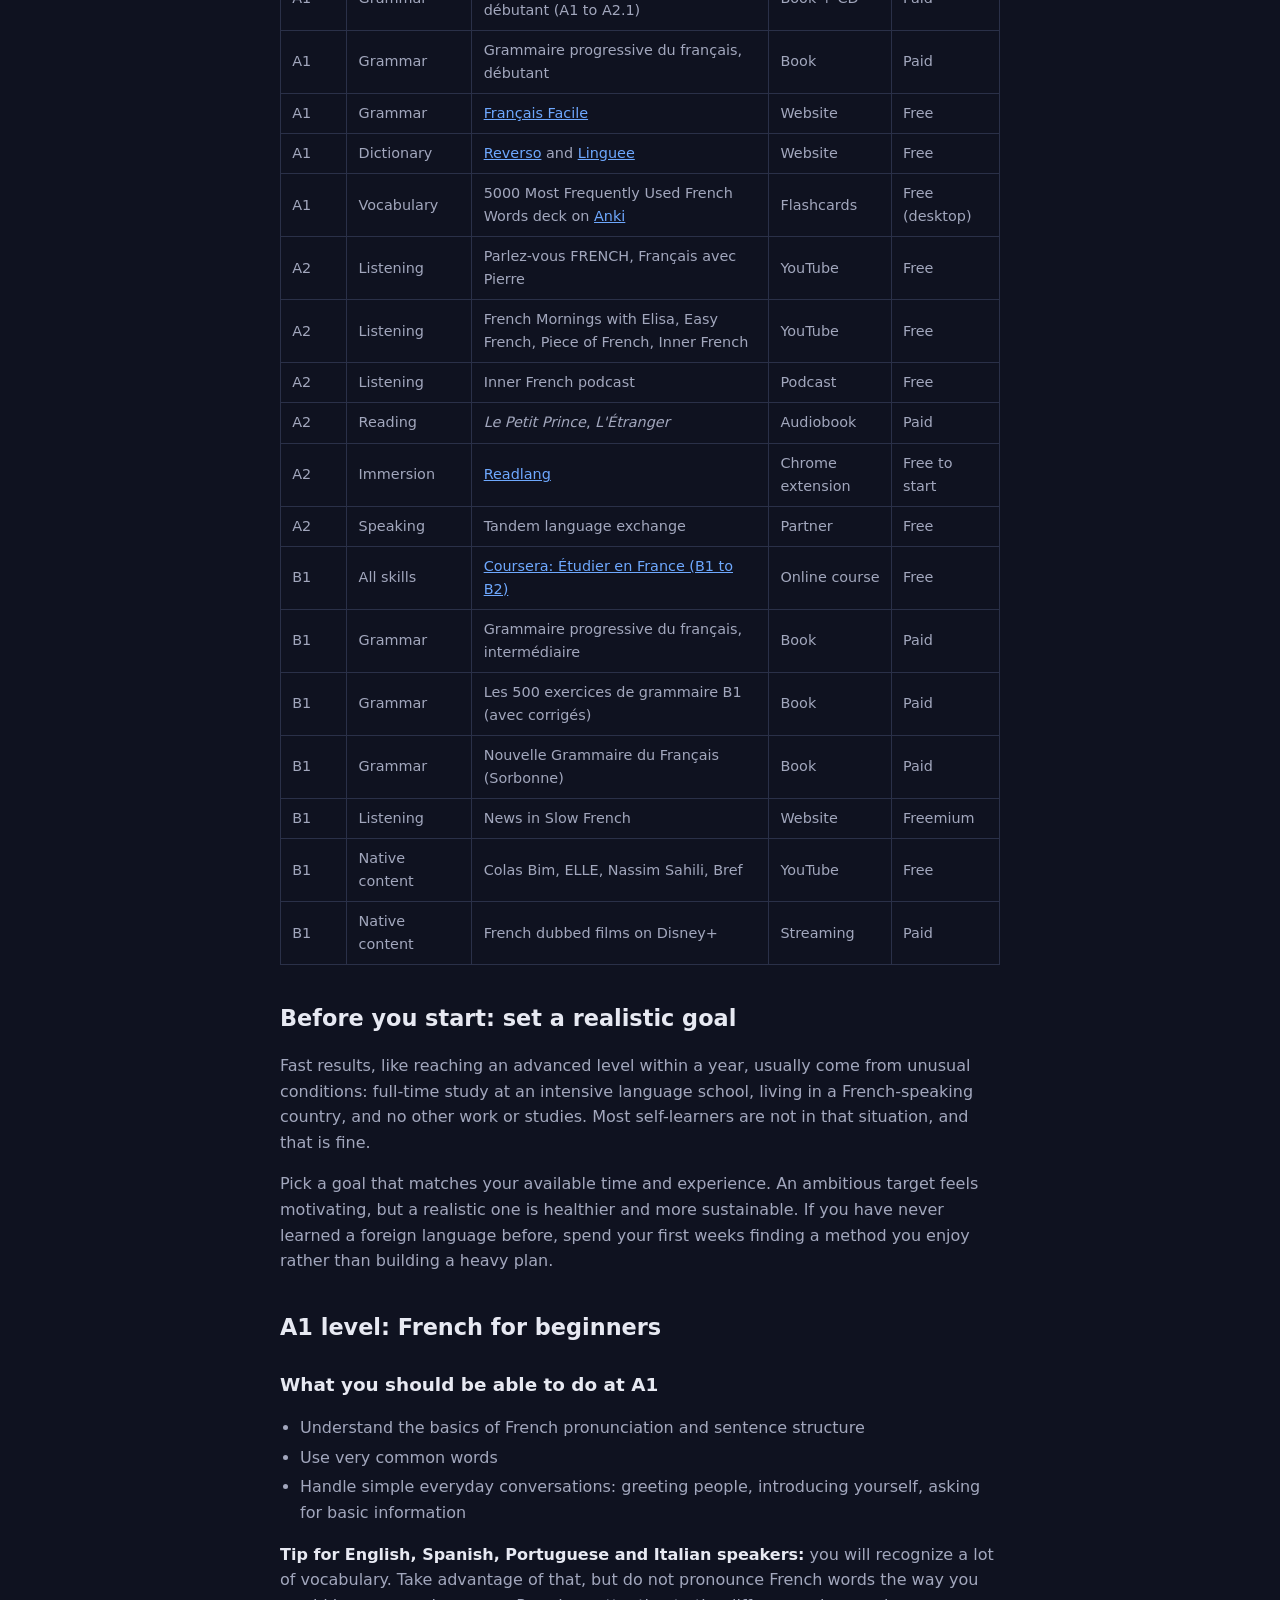
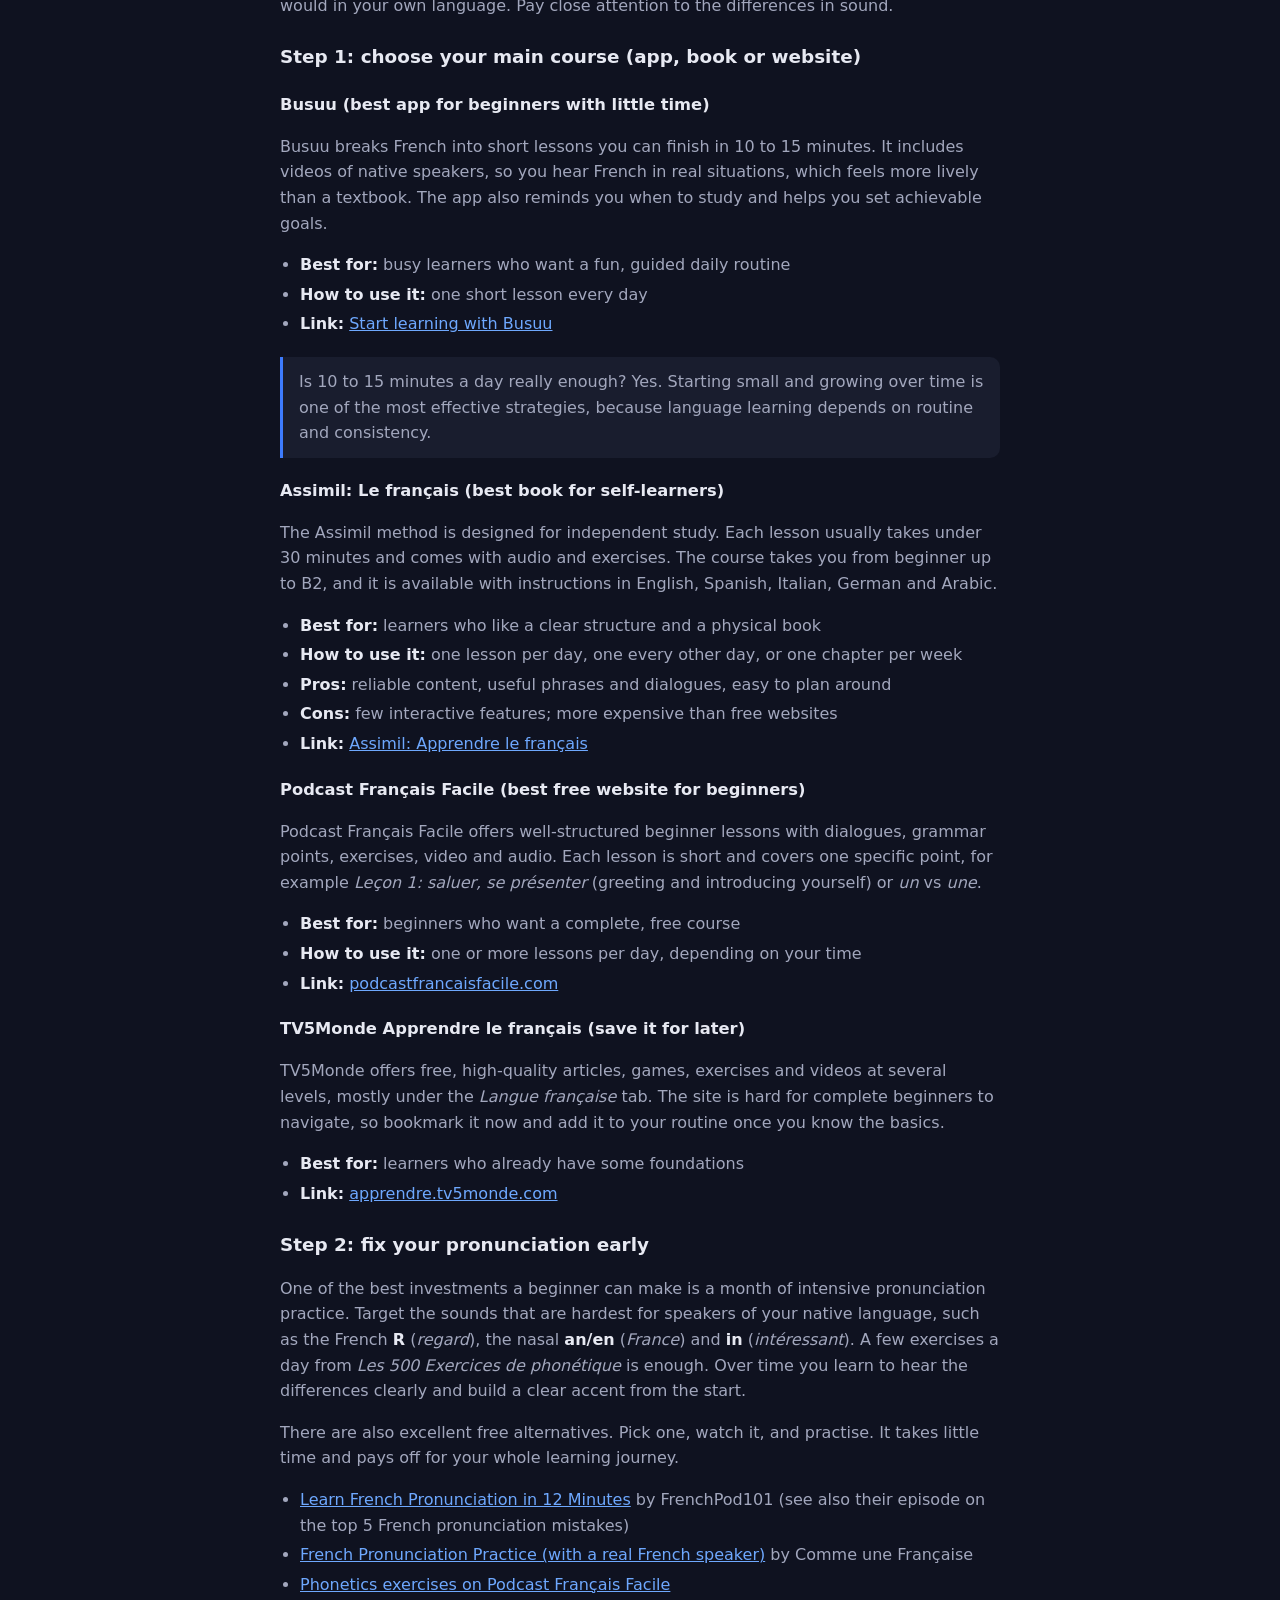
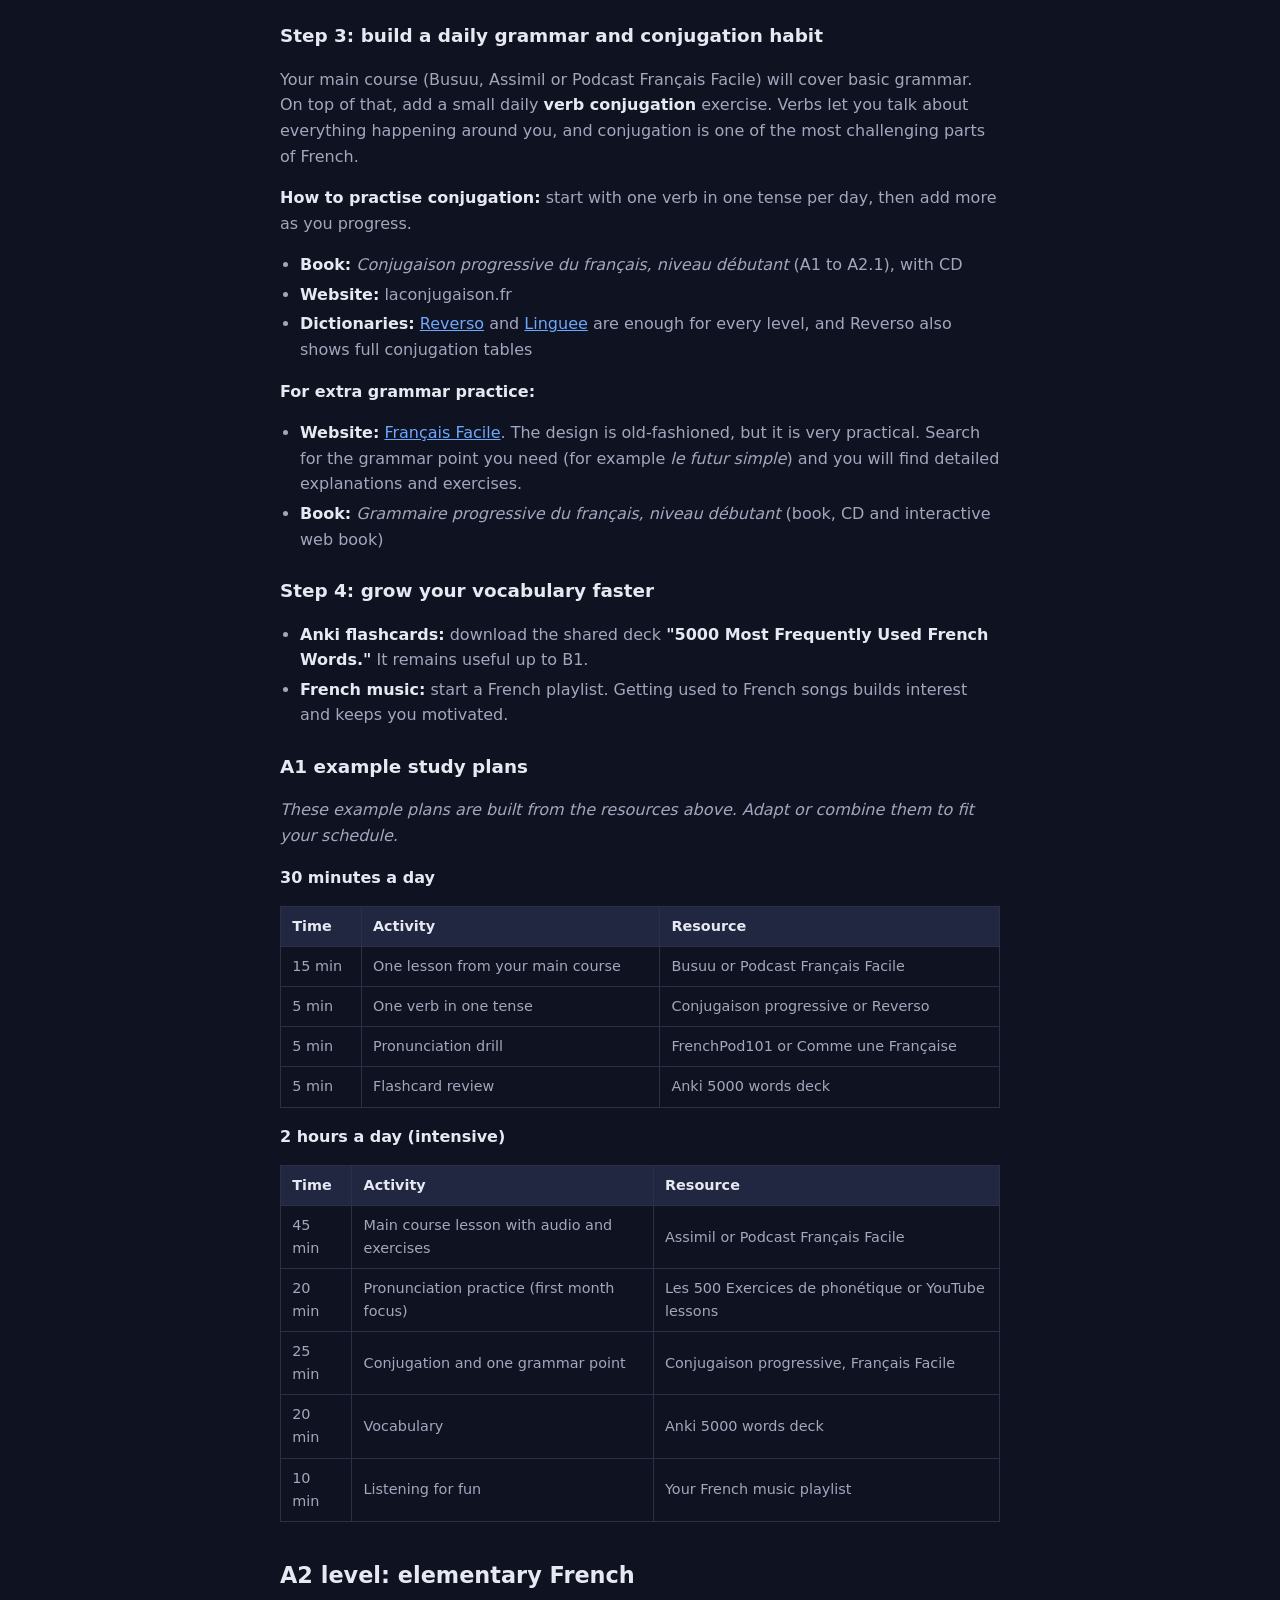
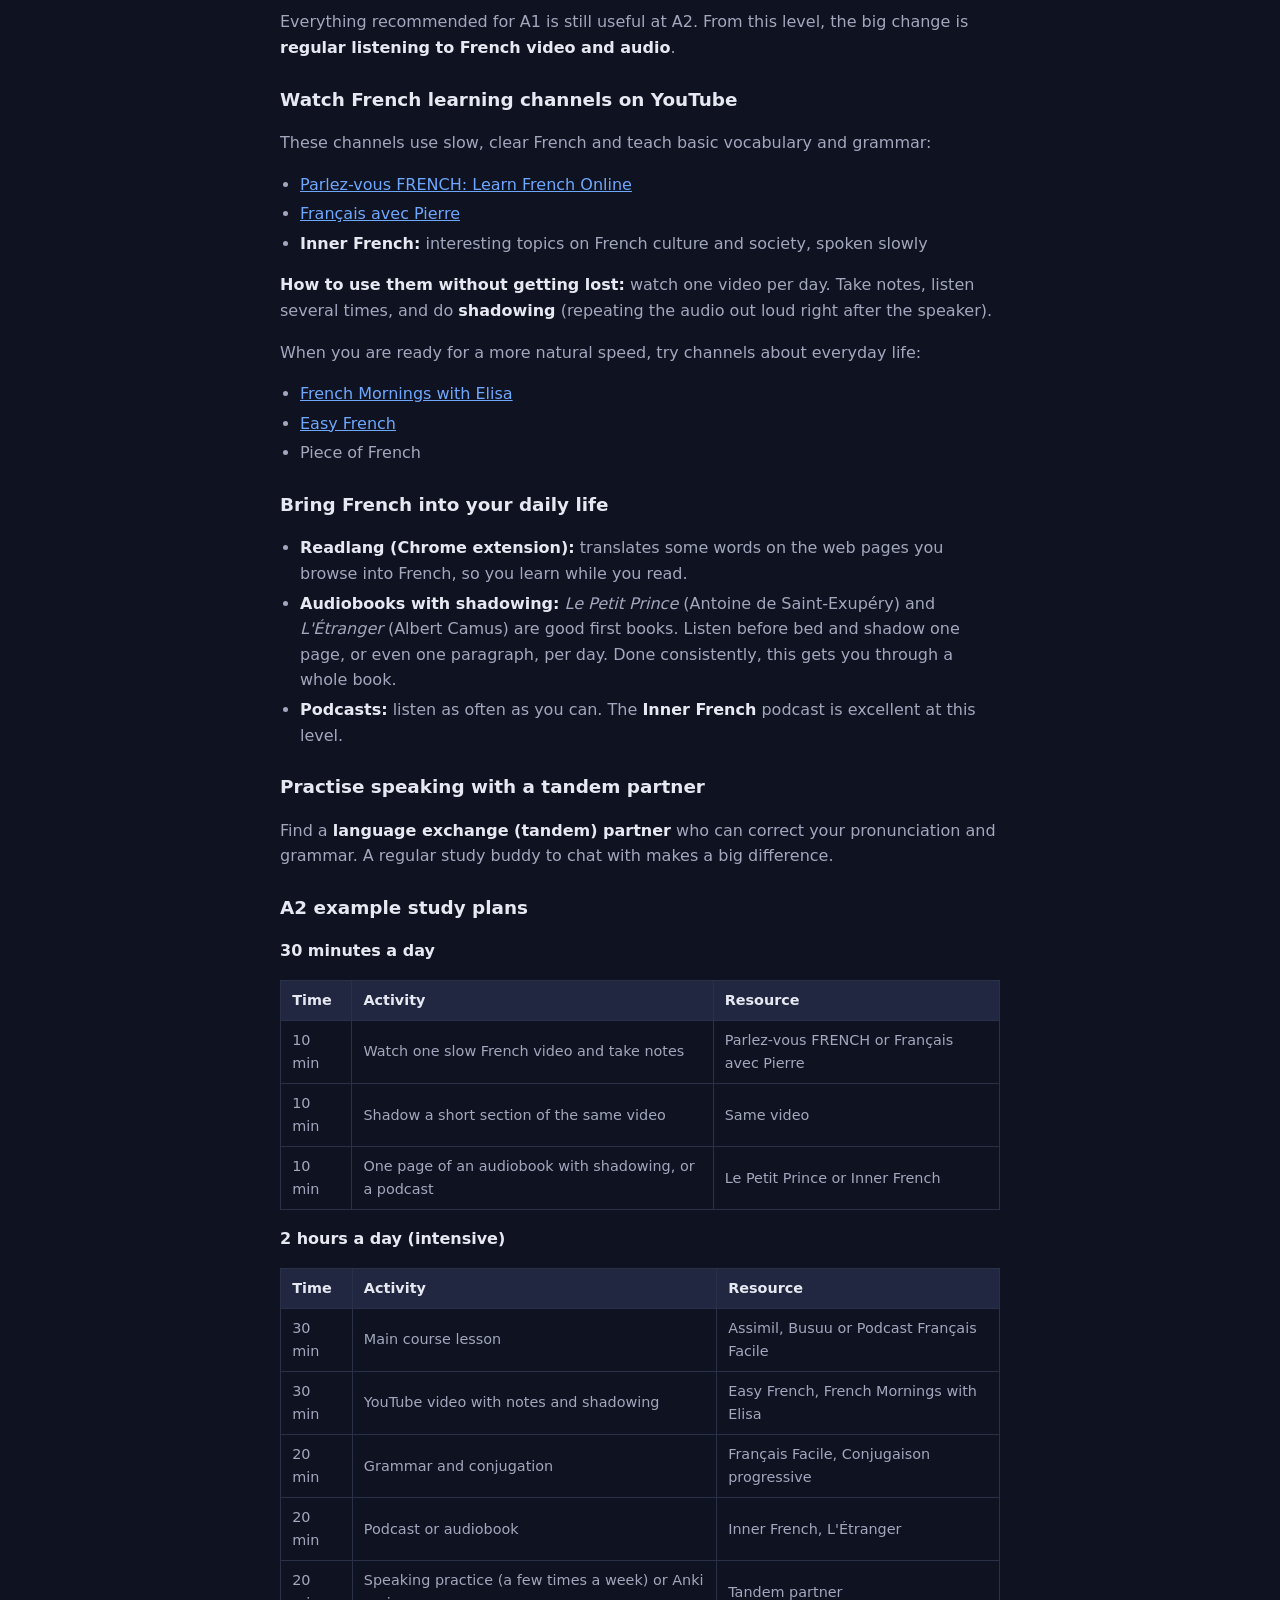
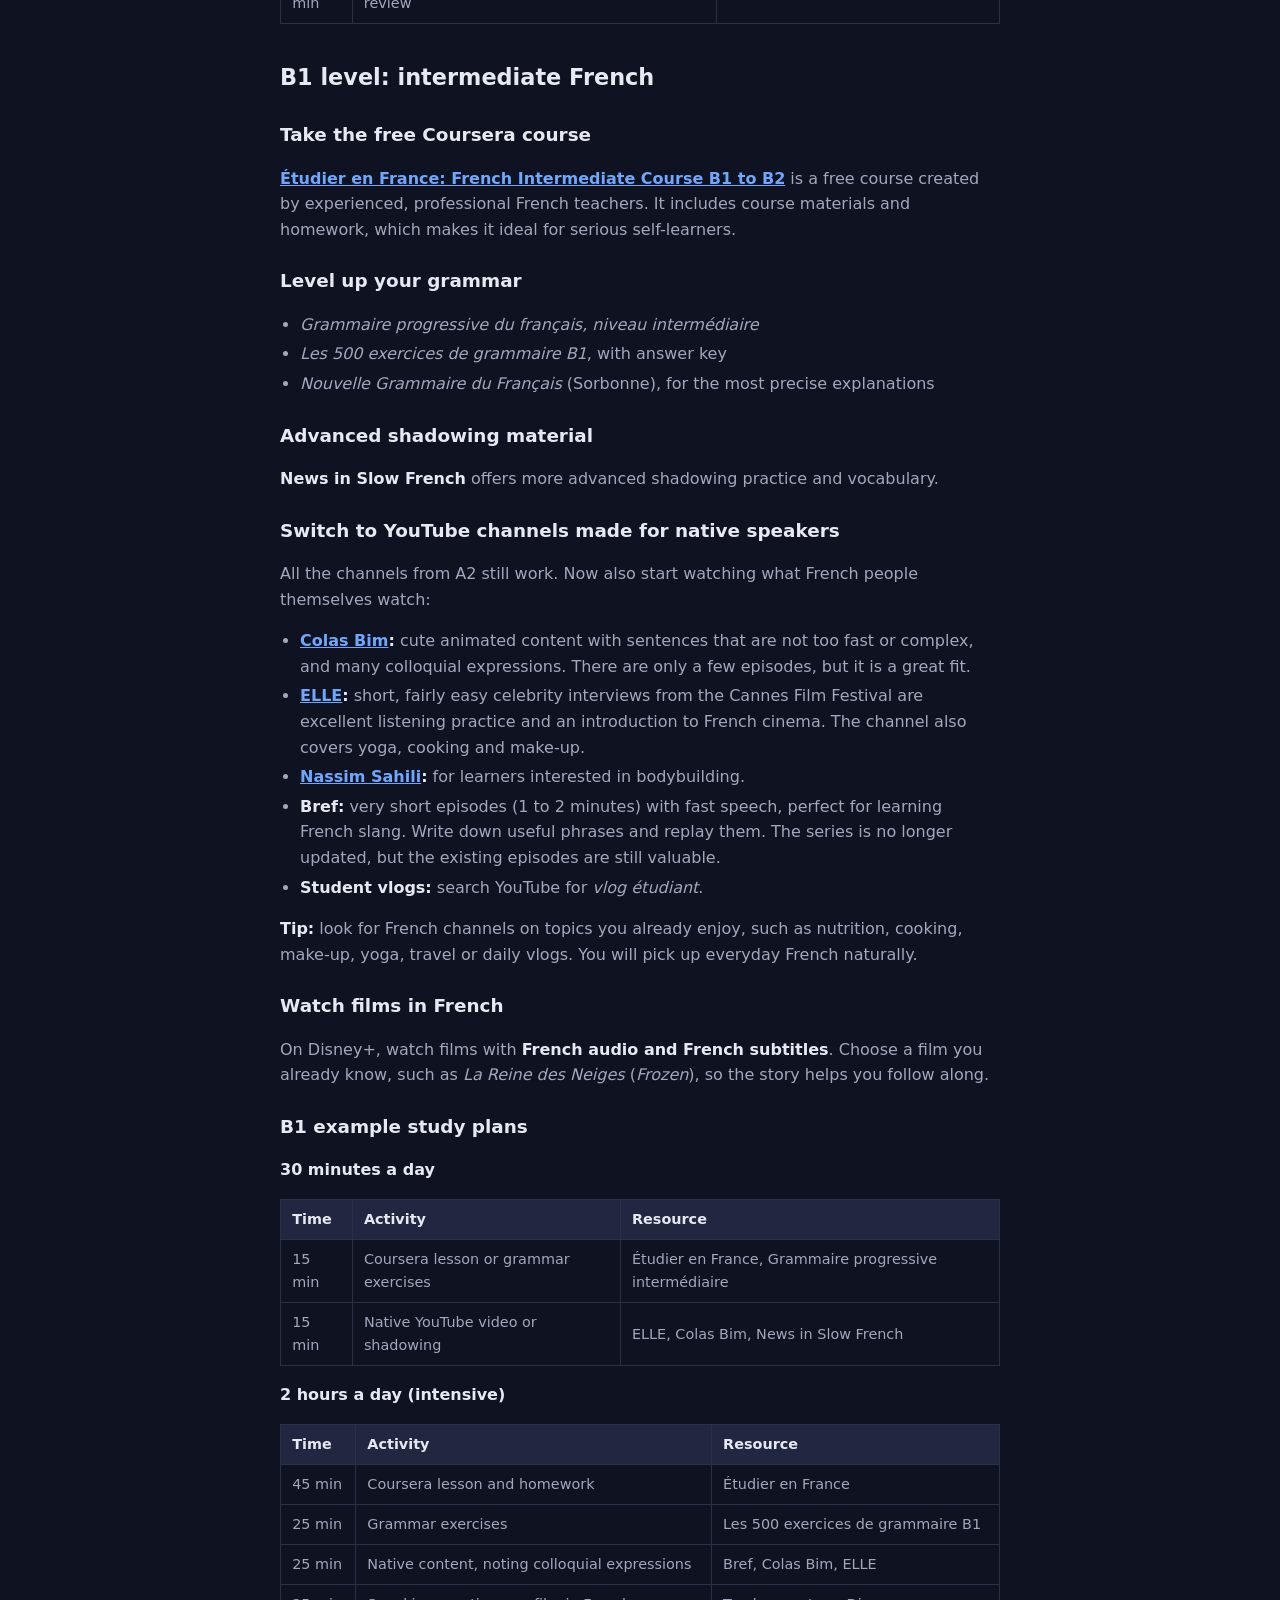
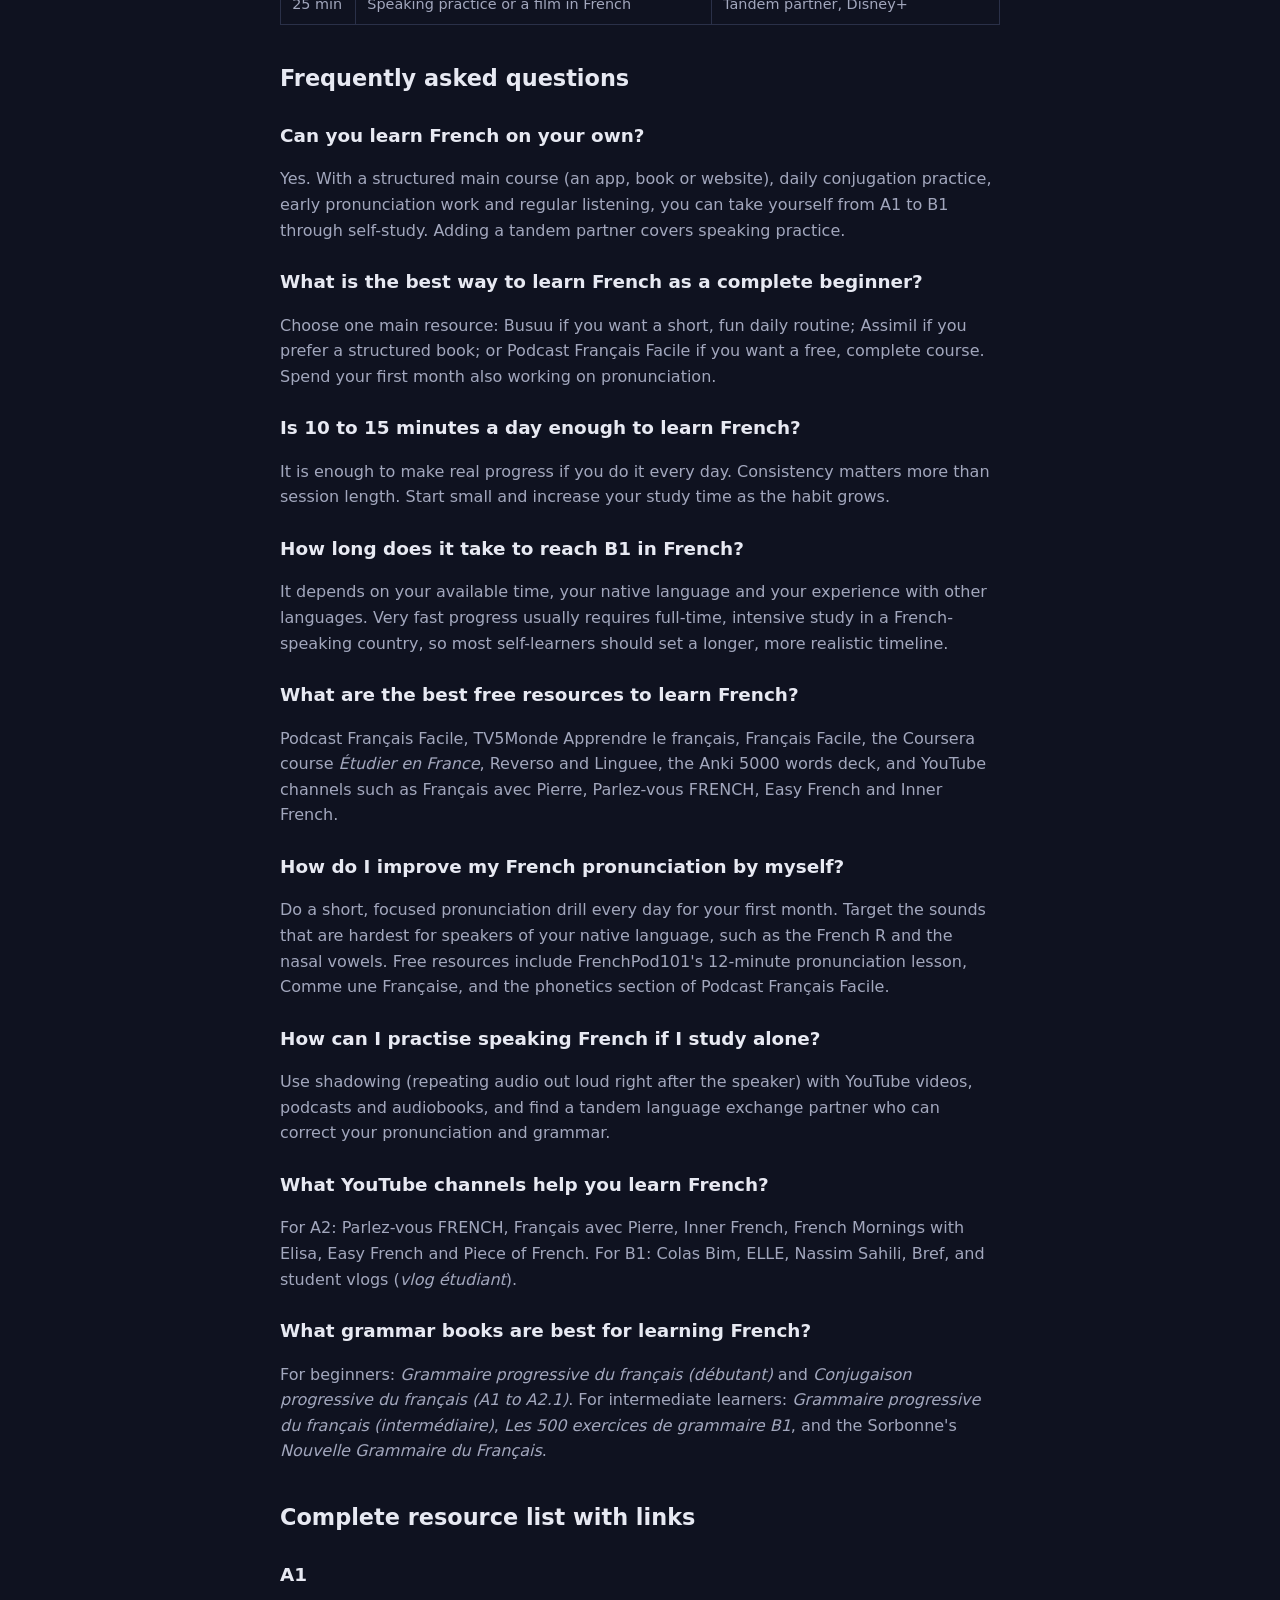
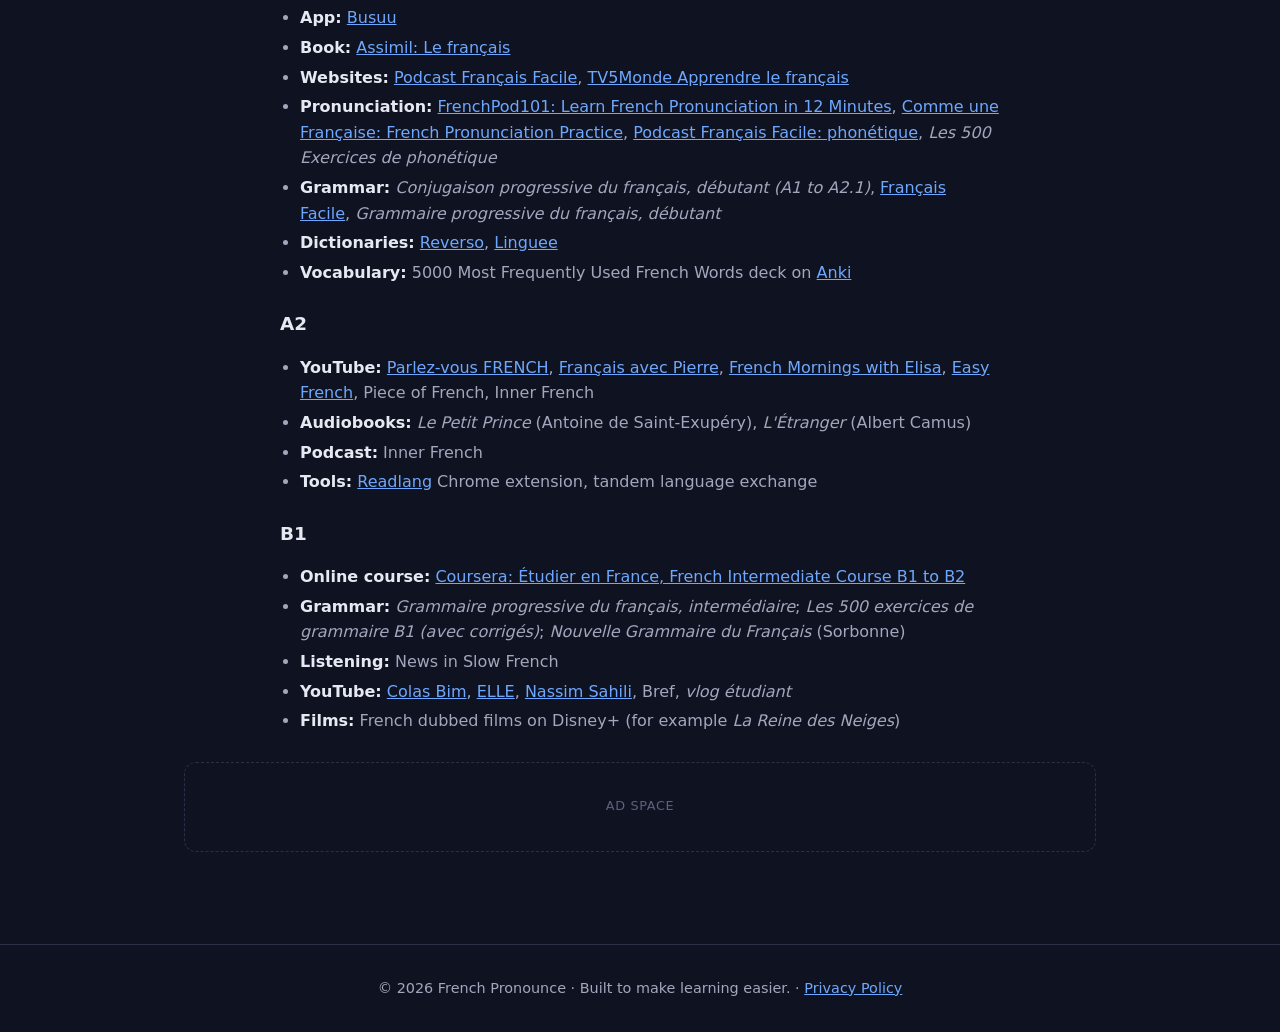
<file: learn-french-on-your-own.html>
<!DOCTYPE html>
<html lang="en">
<head>
  <meta charset="UTF-8" />
  <meta name="viewport" content="width=device-width, initial-scale=1.0" />

  <!-- ===== Google AdSense ===== -->
  <script async src="https://pagead2.googlesyndication.com/pagead/js/adsbygoogle.js?client=ca-pub-7837428081652147"
     crossorigin="anonymous"></script>

  <!-- ===== SEO ===== -->
  <title>Learn French on Your Own: Best Resources from A1 to B1</title>
  <meta name="description" content="A self-study French guide from A1 to B1: the best apps, books, websites, YouTube channels, podcasts and study plans, organized by level and skill." />
  <meta name="keywords" content="learn French on your own, self-study French resources, best resources to learn French for beginners, French A2 resources, French B1 resources, French pronunciation practice, French study plan, free websites to learn French" />
  <meta name="robots" content="index, follow" />
  <meta name="theme-color" content="#0f1220" />
  <link rel="canonical" href="https://frenchpronounce.com/learn-french-on-your-own.html" />
  <link rel="icon" href="favicon.svg" type="image/svg+xml" />

  <meta property="og:type" content="article" />
  <meta property="og:site_name" content="French Pronounce" />
  <meta property="og:title" content="Learn French on Your Own: Best Resources from A1 to B1" />
  <meta property="og:description" content="A self-study French guide from A1 to B1: the best apps, books, websites, YouTube channels, podcasts and study plans, organized by level and skill." />
  <meta property="og:url" content="https://frenchpronounce.com/learn-french-on-your-own.html" />
  <meta property="og:locale" content="en_US" />
  <meta property="og:image" content="https://frenchpronounce.com/og-image.png" />
  <meta name="twitter:card" content="summary_large_image" />
  <meta name="twitter:image" content="https://frenchpronounce.com/og-image.png" />

  <link rel="stylesheet" href="styles.css" />

  <script type="application/ld+json">
{
  "@context": "https://schema.org",
  "@type": "FAQPage",
  "mainEntity": [
    {
      "@type": "Question",
      "name": "Can you learn French on your own?",
      "acceptedAnswer": {
        "@type": "Answer",
        "text": "Yes. With a structured main course (an app, book or website), daily conjugation practice, early pronunciation work and regular listening, you can take yourself from A1 to B1 through self-study. Adding a tandem partner covers speaking practice."
      }
    },
    {
      "@type": "Question",
      "name": "What is the best way to learn French as a complete beginner?",
      "acceptedAnswer": {
        "@type": "Answer",
        "text": "Choose one main resource: Busuu if you want a short, fun daily routine; Assimil if you prefer a structured book; or Podcast Français Facile if you want a free, complete course. Spend your first month also working on pronunciation."
      }
    },
    {
      "@type": "Question",
      "name": "Is 10 to 15 minutes a day enough to learn French?",
      "acceptedAnswer": {
        "@type": "Answer",
        "text": "It is enough to make real progress if you do it every day. Consistency matters more than session length. Start small and increase your study time as the habit grows."
      }
    },
    {
      "@type": "Question",
      "name": "How long does it take to reach B1 in French?",
      "acceptedAnswer": {
        "@type": "Answer",
        "text": "It depends on your available time, your native language and your experience with other languages. Very fast progress usually requires full-time, intensive study in a French-speaking country, so most self-learners should set a longer, more realistic timeline."
      }
    },
    {
      "@type": "Question",
      "name": "What are the best free resources to learn French?",
      "acceptedAnswer": {
        "@type": "Answer",
        "text": "Podcast Français Facile, TV5Monde Apprendre le français, Français Facile, the Coursera course Étudier en France, Reverso and Linguee, the Anki 5000 words deck, and YouTube channels such as Français avec Pierre, Parlez-vous FRENCH, Easy French and Inner French."
      }
    },
    {
      "@type": "Question",
      "name": "How do I improve my French pronunciation by myself?",
      "acceptedAnswer": {
        "@type": "Answer",
        "text": "Do a short, focused pronunciation drill every day for your first month. Target the sounds that are hardest for speakers of your native language, such as the French R and the nasal vowels. Free resources include FrenchPod101's 12-minute pronunciation lesson, Comme une Française, and the phonetics section of Podcast Français Facile."
      }
    },
    {
      "@type": "Question",
      "name": "How can I practise speaking French if I study alone?",
      "acceptedAnswer": {
        "@type": "Answer",
        "text": "Use shadowing (repeating audio out loud right after the speaker) with YouTube videos, podcasts and audiobooks, and find a tandem language exchange partner who can correct your pronunciation and grammar."
      }
    },
    {
      "@type": "Question",
      "name": "What YouTube channels help you learn French?",
      "acceptedAnswer": {
        "@type": "Answer",
        "text": "For A2: Parlez-vous FRENCH, Français avec Pierre, Inner French, French Mornings with Elisa, Easy French and Piece of French. For B1: Colas Bim, ELLE, Nassim Sahili, Bref, and student vlogs (vlog étudiant)."
      }
    },
    {
      "@type": "Question",
      "name": "What grammar books are best for learning French?",
      "acceptedAnswer": {
        "@type": "Answer",
        "text": "For beginners: Grammaire progressive du français (débutant) and Conjugaison progressive du français (A1 to A2.1). For intermediate learners: Grammaire progressive du français (intermédiaire), Les 500 exercices de grammaire B1, and the Sorbonne's Nouvelle Grammaire du Français. ---"
      }
    }
  ]
}
  </script>
</head>
<body>
  <nav class="nav">
    <a class="nav__brand" href="/">🇫🇷 French Pronounce</a>
    <div class="nav__links">
      <a href="/">Pronunciation</a>
      <a href="/numbers.html">Numbers</a>
      <a href="/flashcards.html">Flashcards</a>
      <a href="/liaison.html">Liaison</a>
      <a href="/learn-french-on-your-own.html" class="active">Self-Study Guide</a>
    </div>
  </nav>

  <main>
    <aside class="ad-slot" aria-hidden="true">Ad space</aside>

    <article class="article prose">
<h1>How to Learn French on Your Own: The Best Resources from A1 to B1</h1>
<p><strong>Summary:</strong> This guide lists the most useful self-study resources for learning French from A1 (beginner) to B1 (intermediate), grouped by level and by skill: pronunciation, grammar, vocabulary, listening and speaking. For each resource you will find what it is, who it suits, how to use it, and a link.</p>
<p><strong>Key takeaways</strong></p>
<ul>
<li><strong>Beginners (A1)</strong> should pick one main course: the Busuu app, the Assimil book, or the free website Podcast Français Facile.</li>
<li><strong>Pronunciation</strong> is worth a focused effort in your first month. Short, free YouTube lessons are enough to fix the hardest sounds early.</li>
<li><strong>Verb conjugation</strong> is the hardest part of French for most learners. Practise one verb in one tense per day and build up from there.</li>
<li><strong>At A2</strong>, add slow French YouTube channels, shadowing, audiobooks, podcasts and a tandem partner.</li>
<li><strong>At B1</strong>, take the free Coursera course <em>Étudier en France</em>, use an intermediate grammar book, and switch to YouTube content made for native French speakers.</li>
<li><strong>Consistency beats intensity.</strong> 10 to 15 minutes a day, done every day, works.</li>
</ul>

<div class="rule"><span class="rule__tag">On this site</span><p>Practise free right here: <a href="/">Pronunciation</a>, <a href="/liaison.html">Liaison &amp; linking</a>, <a href="/numbers.html">Numbers</a>, and a <a href="/flashcards.html">flashcard maker</a> for your vocabulary.</p></div>
<h2>Quick answer: the best resources to learn French by yourself</h2>
<div class="table-wrap"><table>
<thead>
<tr>
<th>Level</th>
<th>Skill</th>
<th>Resource</th>
<th>Type</th>
<th>Cost</th>
</tr>
</thead>
<tbody>
<tr>
<td>A1</td>
<td>Main course</td>
<td><a href="https://www.busuu.com/en/p/start-learning" target="_blank" rel="noopener">Busuu</a></td>
<td>App</td>
<td>Free to start</td>
</tr>
<tr>
<td>A1</td>
<td>Main course</td>
<td><a href="https://www.assimil.com/fr/9768-apprendre-le-francais?p=2" target="_blank" rel="noopener">Assimil: Le français</a></td>
<td>Book + audio</td>
<td>Paid</td>
</tr>
<tr>
<td>A1</td>
<td>Main course</td>
<td><a href="https://www.podcastfrancaisfacile.com/" target="_blank" rel="noopener">Podcast Français Facile</a></td>
<td>Website</td>
<td>Free</td>
</tr>
<tr>
<td>A1</td>
<td>All skills</td>
<td><a href="https://apprendre.tv5monde.com/fr" target="_blank" rel="noopener">TV5Monde Apprendre le français</a></td>
<td>Website</td>
<td>Free</td>
</tr>
<tr>
<td>A1</td>
<td>Pronunciation</td>
<td><a href="https://www.youtube.com/watch?v=4PvBkp-4bmc" target="_blank" rel="noopener">Learn French Pronunciation in 12 Minutes (FrenchPod101)</a></td>
<td>YouTube</td>
<td>Free</td>
</tr>
<tr>
<td>A1</td>
<td>Pronunciation</td>
<td><a href="https://www.youtube.com/watch?v=JH6Y6YBqSFw" target="_blank" rel="noopener">French Pronunciation Practice (Comme une Française)</a></td>
<td>YouTube</td>
<td>Free</td>
</tr>
<tr>
<td>A1</td>
<td>Pronunciation</td>
<td><a href="https://www.podcastfrancaisfacile.com/apprendre-le-francais/phonetique-en-francais" target="_blank" rel="noopener">Podcast Français Facile: phonétique</a></td>
<td>Website</td>
<td>Free</td>
</tr>
<tr>
<td>A1</td>
<td>Pronunciation</td>
<td>Les 500 Exercices de phonétique</td>
<td>Book</td>
<td>Paid</td>
</tr>
<tr>
<td>A1</td>
<td>Grammar</td>
<td>Conjugaison progressive du français, débutant (A1 to A2.1)</td>
<td>Book + CD</td>
<td>Paid</td>
</tr>
<tr>
<td>A1</td>
<td>Grammar</td>
<td>Grammaire progressive du français, débutant</td>
<td>Book</td>
<td>Paid</td>
</tr>
<tr>
<td>A1</td>
<td>Grammar</td>
<td><a href="https://www.francaisfacile.com/" target="_blank" rel="noopener">Français Facile</a></td>
<td>Website</td>
<td>Free</td>
</tr>
<tr>
<td>A1</td>
<td>Dictionary</td>
<td><a href="https://www.reverso.net/" target="_blank" rel="noopener">Reverso</a> and <a href="https://www.linguee.com/" target="_blank" rel="noopener">Linguee</a></td>
<td>Website</td>
<td>Free</td>
</tr>
<tr>
<td>A1</td>
<td>Vocabulary</td>
<td>5000 Most Frequently Used French Words deck on <a href="https://apps.ankiweb.net/" target="_blank" rel="noopener">Anki</a></td>
<td>Flashcards</td>
<td>Free (desktop)</td>
</tr>
<tr>
<td>A2</td>
<td>Listening</td>
<td>Parlez-vous FRENCH, Français avec Pierre</td>
<td>YouTube</td>
<td>Free</td>
</tr>
<tr>
<td>A2</td>
<td>Listening</td>
<td>French Mornings with Elisa, Easy French, Piece of French, Inner French</td>
<td>YouTube</td>
<td>Free</td>
</tr>
<tr>
<td>A2</td>
<td>Listening</td>
<td>Inner French podcast</td>
<td>Podcast</td>
<td>Free</td>
</tr>
<tr>
<td>A2</td>
<td>Reading</td>
<td><em>Le Petit Prince</em>, <em>L'Étranger</em></td>
<td>Audiobook</td>
<td>Paid</td>
</tr>
<tr>
<td>A2</td>
<td>Immersion</td>
<td><a href="https://readlang.com/" target="_blank" rel="noopener">Readlang</a></td>
<td>Chrome extension</td>
<td>Free to start</td>
</tr>
<tr>
<td>A2</td>
<td>Speaking</td>
<td>Tandem language exchange</td>
<td>Partner</td>
<td>Free</td>
</tr>
<tr>
<td>B1</td>
<td>All skills</td>
<td><a href="https://www.coursera.org/learn/etudier-en-france" target="_blank" rel="noopener">Coursera: Étudier en France (B1 to B2)</a></td>
<td>Online course</td>
<td>Free</td>
</tr>
<tr>
<td>B1</td>
<td>Grammar</td>
<td>Grammaire progressive du français, intermédiaire</td>
<td>Book</td>
<td>Paid</td>
</tr>
<tr>
<td>B1</td>
<td>Grammar</td>
<td>Les 500 exercices de grammaire B1 (avec corrigés)</td>
<td>Book</td>
<td>Paid</td>
</tr>
<tr>
<td>B1</td>
<td>Grammar</td>
<td>Nouvelle Grammaire du Français (Sorbonne)</td>
<td>Book</td>
<td>Paid</td>
</tr>
<tr>
<td>B1</td>
<td>Listening</td>
<td>News in Slow French</td>
<td>Website</td>
<td>Freemium</td>
</tr>
<tr>
<td>B1</td>
<td>Native content</td>
<td>Colas Bim, ELLE, Nassim Sahili, Bref</td>
<td>YouTube</td>
<td>Free</td>
</tr>
<tr>
<td>B1</td>
<td>Native content</td>
<td>French dubbed films on Disney+</td>
<td>Streaming</td>
<td>Paid</td>
</tr>
</tbody>
</table></div>

<h2>Before you start: set a realistic goal</h2>
<p>Fast results, like reaching an advanced level within a year, usually come from unusual conditions: full-time study at an intensive language school, living in a French-speaking country, and no other work or studies. Most self-learners are not in that situation, and that is fine.</p>
<p>Pick a goal that matches your available time and experience. An ambitious target feels motivating, but a realistic one is healthier and more sustainable. If you have never learned a foreign language before, spend your first weeks finding a method you enjoy rather than building a heavy plan.</p>

<h2>A1 level: French for beginners</h2>
<h3>What you should be able to do at A1</h3>
<ul>
<li>Understand the basics of French pronunciation and sentence structure</li>
<li>Use very common words</li>
<li>Handle simple everyday conversations: greeting people, introducing yourself, asking for basic information</li>
</ul>
<p><strong>Tip for English, Spanish, Portuguese and Italian speakers:</strong> you will recognize a lot of vocabulary. Take advantage of that, but do not pronounce French words the way you would in your own language. Pay close attention to the differences in sound.</p>
<h3>Step 1: choose your main course (app, book or website)</h3>
<h4>Busuu (best app for beginners with little time)</h4>
<p>Busuu breaks French into short lessons you can finish in 10 to 15 minutes. It includes videos of native speakers, so you hear French in real situations, which feels more lively than a textbook. The app also reminds you when to study and helps you set achievable goals.</p>
<ul>
<li><strong>Best for:</strong> busy learners who want a fun, guided daily routine</li>
<li><strong>How to use it:</strong> one short lesson every day</li>
<li><strong>Link:</strong> <a href="https://www.busuu.com/en/p/start-learning" target="_blank" rel="noopener">Start learning with Busuu</a></li>
</ul>
<blockquote>
<p>Is 10 to 15 minutes a day really enough? Yes. Starting small and growing over time is one of the most effective strategies, because language learning depends on routine and consistency.</p>
</blockquote>
<h4>Assimil: Le français (best book for self-learners)</h4>
<p>The Assimil method is designed for independent study. Each lesson usually takes under 30 minutes and comes with audio and exercises. The course takes you from beginner up to B2, and it is available with instructions in English, Spanish, Italian, German and Arabic.</p>
<ul>
<li><strong>Best for:</strong> learners who like a clear structure and a physical book</li>
<li><strong>How to use it:</strong> one lesson per day, one every other day, or one chapter per week</li>
<li><strong>Pros:</strong> reliable content, useful phrases and dialogues, easy to plan around</li>
<li><strong>Cons:</strong> few interactive features; more expensive than free websites</li>
<li><strong>Link:</strong> <a href="https://www.assimil.com/fr/9768-apprendre-le-francais?p=2" target="_blank" rel="noopener">Assimil: Apprendre le français</a></li>
</ul>
<h4>Podcast Français Facile (best free website for beginners)</h4>
<p>Podcast Français Facile offers well-structured beginner lessons with dialogues, grammar points, exercises, video and audio. Each lesson is short and covers one specific point, for example <em>Leçon 1: saluer, se présenter</em> (greeting and introducing yourself) or <em>un</em> vs <em>une</em>.</p>
<ul>
<li><strong>Best for:</strong> beginners who want a complete, free course</li>
<li><strong>How to use it:</strong> one or more lessons per day, depending on your time</li>
<li><strong>Link:</strong> <a href="https://www.podcastfrancaisfacile.com/" target="_blank" rel="noopener">podcastfrancaisfacile.com</a></li>
</ul>
<h4>TV5Monde Apprendre le français (save it for later)</h4>
<p>TV5Monde offers free, high-quality articles, games, exercises and videos at several levels, mostly under the <em>Langue française</em> tab. The site is hard for complete beginners to navigate, so bookmark it now and add it to your routine once you know the basics.</p>
<ul>
<li><strong>Best for:</strong> learners who already have some foundations</li>
<li><strong>Link:</strong> <a href="https://apprendre.tv5monde.com/fr" target="_blank" rel="noopener">apprendre.tv5monde.com</a></li>
</ul>
<h3>Step 2: fix your pronunciation early</h3>
<p>One of the best investments a beginner can make is a month of intensive pronunciation practice. Target the sounds that are hardest for speakers of your native language, such as the French <strong>R</strong> (<em>regard</em>), the nasal <strong>an/en</strong> (<em>France</em>) and <strong>in</strong> (<em>intéressant</em>). A few exercises a day from <em>Les 500 Exercices de phonétique</em> is enough. Over time you learn to hear the differences clearly and build a clear accent from the start.</p>
<p>There are also excellent free alternatives. Pick one, watch it, and practise. It takes little time and pays off for your whole learning journey.</p>
<ul>
<li><a href="https://www.youtube.com/watch?v=4PvBkp-4bmc" target="_blank" rel="noopener">Learn French Pronunciation in 12 Minutes</a> by FrenchPod101 (see also their episode on the top 5 French pronunciation mistakes)</li>
<li><a href="https://www.youtube.com/watch?v=JH6Y6YBqSFw" target="_blank" rel="noopener">French Pronunciation Practice (with a real French speaker)</a> by Comme une Française</li>
<li><a href="https://www.podcastfrancaisfacile.com/apprendre-le-francais/phonetique-en-francais" target="_blank" rel="noopener">Phonetics exercises on Podcast Français Facile</a></li>
</ul>
<h3>Step 3: build a daily grammar and conjugation habit</h3>
<p>Your main course (Busuu, Assimil or Podcast Français Facile) will cover basic grammar. On top of that, add a small daily <strong>verb conjugation</strong> exercise. Verbs let you talk about everything happening around you, and conjugation is one of the most challenging parts of French.</p>
<p><strong>How to practise conjugation:</strong> start with one verb in one tense per day, then add more as you progress.</p>
<ul>
<li><strong>Book:</strong> <em>Conjugaison progressive du français, niveau débutant</em> (A1 to A2.1), with CD</li>
<li><strong>Website:</strong> laconjugaison.fr</li>
<li><strong>Dictionaries:</strong> <a href="https://www.reverso.net/" target="_blank" rel="noopener">Reverso</a> and <a href="https://www.linguee.com/" target="_blank" rel="noopener">Linguee</a> are enough for every level, and Reverso also shows full conjugation tables</li>
</ul>
<p><strong>For extra grammar practice:</strong></p>
<ul>
<li><strong>Website:</strong> <a href="https://www.francaisfacile.com/" target="_blank" rel="noopener">Français Facile</a>. The design is old-fashioned, but it is very practical. Search for the grammar point you need (for example <em>le futur simple</em>) and you will find detailed explanations and exercises.</li>
<li><strong>Book:</strong> <em>Grammaire progressive du français, niveau débutant</em> (book, CD and interactive web book)</li>
</ul>
<h3>Step 4: grow your vocabulary faster</h3>
<ul>
<li><strong>Anki flashcards:</strong> download the shared deck <strong>"5000 Most Frequently Used French Words."</strong> It remains useful up to B1.</li>
<li><strong>French music:</strong> start a French playlist. Getting used to French songs builds interest and keeps you motivated.</li>
</ul>
<h3>A1 example study plans</h3>
<p><em>These example plans are built from the resources above. Adapt or combine them to fit your schedule.</em></p>
<p><strong>30 minutes a day</strong></p>
<div class="table-wrap"><table>
<thead>
<tr>
<th>Time</th>
<th>Activity</th>
<th>Resource</th>
</tr>
</thead>
<tbody>
<tr>
<td>15 min</td>
<td>One lesson from your main course</td>
<td>Busuu or Podcast Français Facile</td>
</tr>
<tr>
<td>5 min</td>
<td>One verb in one tense</td>
<td>Conjugaison progressive or Reverso</td>
</tr>
<tr>
<td>5 min</td>
<td>Pronunciation drill</td>
<td>FrenchPod101 or Comme une Française</td>
</tr>
<tr>
<td>5 min</td>
<td>Flashcard review</td>
<td>Anki 5000 words deck</td>
</tr>
</tbody>
</table></div>
<p><strong>2 hours a day (intensive)</strong></p>
<div class="table-wrap"><table>
<thead>
<tr>
<th>Time</th>
<th>Activity</th>
<th>Resource</th>
</tr>
</thead>
<tbody>
<tr>
<td>45 min</td>
<td>Main course lesson with audio and exercises</td>
<td>Assimil or Podcast Français Facile</td>
</tr>
<tr>
<td>20 min</td>
<td>Pronunciation practice (first month focus)</td>
<td>Les 500 Exercices de phonétique or YouTube lessons</td>
</tr>
<tr>
<td>25 min</td>
<td>Conjugation and one grammar point</td>
<td>Conjugaison progressive, Français Facile</td>
</tr>
<tr>
<td>20 min</td>
<td>Vocabulary</td>
<td>Anki 5000 words deck</td>
</tr>
<tr>
<td>10 min</td>
<td>Listening for fun</td>
<td>Your French music playlist</td>
</tr>
</tbody>
</table></div>

<h2>A2 level: elementary French</h2>
<p>Everything recommended for A1 is still useful at A2. From this level, the big change is <strong>regular listening to French video and audio</strong>.</p>
<h3>Watch French learning channels on YouTube</h3>
<p>These channels use slow, clear French and teach basic vocabulary and grammar:</p>
<ul>
<li><a href="https://www.youtube.com/channel/UC5E3cis5nJyfuiU5_bzvIwg" target="_blank" rel="noopener">Parlez-vous FRENCH: Learn French Online</a></li>
<li><a href="https://www.youtube.com/channel/UCVgW9ZQaGBk6fsiPgE2mYDg" target="_blank" rel="noopener">Français avec Pierre</a></li>
<li><strong>Inner French:</strong> interesting topics on French culture and society, spoken slowly</li>
</ul>
<p><strong>How to use them without getting lost:</strong> watch one video per day. Take notes, listen several times, and do <strong>shadowing</strong> (repeating the audio out loud right after the speaker).</p>
<p>When you are ready for a more natural speed, try channels about everyday life:</p>
<ul>
<li><a href="https://www.youtube.com/channel/UCbj8Qov-9b5WTU1X4y7Yt-w" target="_blank" rel="noopener">French Mornings with Elisa</a></li>
<li><a href="https://www.youtube.com/channel/UCoUWq2QawqdC3-nRXKk-JUw" target="_blank" rel="noopener">Easy French</a></li>
<li>Piece of French</li>
</ul>
<h3>Bring French into your daily life</h3>
<ul>
<li><strong>Readlang (Chrome extension):</strong> translates some words on the web pages you browse into French, so you learn while you read.</li>
<li><strong>Audiobooks with shadowing:</strong> <em>Le Petit Prince</em> (Antoine de Saint-Exupéry) and <em>L'Étranger</em> (Albert Camus) are good first books. Listen before bed and shadow one page, or even one paragraph, per day. Done consistently, this gets you through a whole book.</li>
<li><strong>Podcasts:</strong> listen as often as you can. The <strong>Inner French</strong> podcast is excellent at this level.</li>
</ul>
<h3>Practise speaking with a tandem partner</h3>
<p>Find a <strong>language exchange (tandem) partner</strong> who can correct your pronunciation and grammar. A regular study buddy to chat with makes a big difference.</p>
<h3>A2 example study plans</h3>
<p><strong>30 minutes a day</strong></p>
<div class="table-wrap"><table>
<thead>
<tr>
<th>Time</th>
<th>Activity</th>
<th>Resource</th>
</tr>
</thead>
<tbody>
<tr>
<td>10 min</td>
<td>Watch one slow French video and take notes</td>
<td>Parlez-vous FRENCH or Français avec Pierre</td>
</tr>
<tr>
<td>10 min</td>
<td>Shadow a short section of the same video</td>
<td>Same video</td>
</tr>
<tr>
<td>10 min</td>
<td>One page of an audiobook with shadowing, or a podcast</td>
<td>Le Petit Prince or Inner French</td>
</tr>
</tbody>
</table></div>
<p><strong>2 hours a day (intensive)</strong></p>
<div class="table-wrap"><table>
<thead>
<tr>
<th>Time</th>
<th>Activity</th>
<th>Resource</th>
</tr>
</thead>
<tbody>
<tr>
<td>30 min</td>
<td>Main course lesson</td>
<td>Assimil, Busuu or Podcast Français Facile</td>
</tr>
<tr>
<td>30 min</td>
<td>YouTube video with notes and shadowing</td>
<td>Easy French, French Mornings with Elisa</td>
</tr>
<tr>
<td>20 min</td>
<td>Grammar and conjugation</td>
<td>Français Facile, Conjugaison progressive</td>
</tr>
<tr>
<td>20 min</td>
<td>Podcast or audiobook</td>
<td>Inner French, L'Étranger</td>
</tr>
<tr>
<td>20 min</td>
<td>Speaking practice (a few times a week) or Anki review</td>
<td>Tandem partner</td>
</tr>
</tbody>
</table></div>

<h2>B1 level: intermediate French</h2>
<h3>Take the free Coursera course</h3>
<p><strong><a href="https://www.coursera.org/learn/etudier-en-france" target="_blank" rel="noopener">Étudier en France: French Intermediate Course B1 to B2</a></strong> is a free course created by experienced, professional French teachers. It includes course materials and homework, which makes it ideal for serious self-learners.</p>
<h3>Level up your grammar</h3>
<ul>
<li><em>Grammaire progressive du français, niveau intermédiaire</em></li>
<li><em>Les 500 exercices de grammaire B1</em>, with answer key</li>
<li><em>Nouvelle Grammaire du Français</em> (Sorbonne), for the most precise explanations</li>
</ul>
<h3>Advanced shadowing material</h3>
<p><strong>News in Slow French</strong> offers more advanced shadowing practice and vocabulary.</p>
<h3>Switch to YouTube channels made for native speakers</h3>
<p>All the channels from A2 still work. Now also start watching what French people themselves watch:</p>
<ul>
<li><strong><a href="https://www.youtube.com/channel/UCBK2DclO34h6BDqqrh-drPw" target="_blank" rel="noopener">Colas Bim</a>:</strong> cute animated content with sentences that are not too fast or complex, and many colloquial expressions. There are only a few episodes, but it is a great fit.</li>
<li><strong><a href="https://www.youtube.com/channel/UC3VHLsAbsU4XAZ4B0PX9v3Q" target="_blank" rel="noopener">ELLE</a>:</strong> short, fairly easy celebrity interviews from the Cannes Film Festival are excellent listening practice and an introduction to French cinema. The channel also covers yoga, cooking and make-up.</li>
<li><strong><a href="https://www.youtube.com/channel/UCC1Tdag0L4dfOEDAsWW6TvQ" target="_blank" rel="noopener">Nassim Sahili</a>:</strong> for learners interested in bodybuilding.</li>
<li><strong>Bref:</strong> very short episodes (1 to 2 minutes) with fast speech, perfect for learning French slang. Write down useful phrases and replay them. The series is no longer updated, but the existing episodes are still valuable.</li>
<li><strong>Student vlogs:</strong> search YouTube for <em>vlog étudiant</em>.</li>
</ul>
<p><strong>Tip:</strong> look for French channels on topics you already enjoy, such as nutrition, cooking, make-up, yoga, travel or daily vlogs. You will pick up everyday French naturally.</p>
<h3>Watch films in French</h3>
<p>On Disney+, watch films with <strong>French audio and French subtitles</strong>. Choose a film you already know, such as <em>La Reine des Neiges</em> (<em>Frozen</em>), so the story helps you follow along.</p>
<h3>B1 example study plans</h3>
<p><strong>30 minutes a day</strong></p>
<div class="table-wrap"><table>
<thead>
<tr>
<th>Time</th>
<th>Activity</th>
<th>Resource</th>
</tr>
</thead>
<tbody>
<tr>
<td>15 min</td>
<td>Coursera lesson or grammar exercises</td>
<td>Étudier en France, Grammaire progressive intermédiaire</td>
</tr>
<tr>
<td>15 min</td>
<td>Native YouTube video or shadowing</td>
<td>ELLE, Colas Bim, News in Slow French</td>
</tr>
</tbody>
</table></div>
<p><strong>2 hours a day (intensive)</strong></p>
<div class="table-wrap"><table>
<thead>
<tr>
<th>Time</th>
<th>Activity</th>
<th>Resource</th>
</tr>
</thead>
<tbody>
<tr>
<td>45 min</td>
<td>Coursera lesson and homework</td>
<td>Étudier en France</td>
</tr>
<tr>
<td>25 min</td>
<td>Grammar exercises</td>
<td>Les 500 exercices de grammaire B1</td>
</tr>
<tr>
<td>25 min</td>
<td>Native content, noting colloquial expressions</td>
<td>Bref, Colas Bim, ELLE</td>
</tr>
<tr>
<td>25 min</td>
<td>Speaking practice or a film in French</td>
<td>Tandem partner, Disney+</td>
</tr>
</tbody>
</table></div>

<h2>Frequently asked questions</h2>
<h3>Can you learn French on your own?</h3>
<p>Yes. With a structured main course (an app, book or website), daily conjugation practice, early pronunciation work and regular listening, you can take yourself from A1 to B1 through self-study. Adding a tandem partner covers speaking practice.</p>
<h3>What is the best way to learn French as a complete beginner?</h3>
<p>Choose one main resource: Busuu if you want a short, fun daily routine; Assimil if you prefer a structured book; or Podcast Français Facile if you want a free, complete course. Spend your first month also working on pronunciation.</p>
<h3>Is 10 to 15 minutes a day enough to learn French?</h3>
<p>It is enough to make real progress if you do it every day. Consistency matters more than session length. Start small and increase your study time as the habit grows.</p>
<h3>How long does it take to reach B1 in French?</h3>
<p>It depends on your available time, your native language and your experience with other languages. Very fast progress usually requires full-time, intensive study in a French-speaking country, so most self-learners should set a longer, more realistic timeline.</p>
<h3>What are the best free resources to learn French?</h3>
<p>Podcast Français Facile, TV5Monde Apprendre le français, Français Facile, the Coursera course <em>Étudier en France</em>, Reverso and Linguee, the Anki 5000 words deck, and YouTube channels such as Français avec Pierre, Parlez-vous FRENCH, Easy French and Inner French.</p>
<h3>How do I improve my French pronunciation by myself?</h3>
<p>Do a short, focused pronunciation drill every day for your first month. Target the sounds that are hardest for speakers of your native language, such as the French R and the nasal vowels. Free resources include FrenchPod101's 12-minute pronunciation lesson, Comme une Française, and the phonetics section of Podcast Français Facile.</p>
<h3>How can I practise speaking French if I study alone?</h3>
<p>Use shadowing (repeating audio out loud right after the speaker) with YouTube videos, podcasts and audiobooks, and find a tandem language exchange partner who can correct your pronunciation and grammar.</p>
<h3>What YouTube channels help you learn French?</h3>
<p>For A2: Parlez-vous FRENCH, Français avec Pierre, Inner French, French Mornings with Elisa, Easy French and Piece of French. For B1: Colas Bim, ELLE, Nassim Sahili, Bref, and student vlogs (<em>vlog étudiant</em>).</p>
<h3>What grammar books are best for learning French?</h3>
<p>For beginners: <em>Grammaire progressive du français (débutant)</em> and <em>Conjugaison progressive du français (A1 to A2.1)</em>. For intermediate learners: <em>Grammaire progressive du français (intermédiaire)</em>, <em>Les 500 exercices de grammaire B1</em>, and the Sorbonne's <em>Nouvelle Grammaire du Français</em>.</p>

<h2>Complete resource list with links</h2>
<h3>A1</h3>
<ul>
<li><strong>App:</strong> <a href="https://www.busuu.com/en/p/start-learning" target="_blank" rel="noopener">Busuu</a></li>
<li><strong>Book:</strong> <a href="https://www.assimil.com/fr/9768-apprendre-le-francais?p=2" target="_blank" rel="noopener">Assimil: Le français</a></li>
<li><strong>Websites:</strong> <a href="https://www.podcastfrancaisfacile.com/" target="_blank" rel="noopener">Podcast Français Facile</a>, <a href="https://apprendre.tv5monde.com/fr" target="_blank" rel="noopener">TV5Monde Apprendre le français</a></li>
<li><strong>Pronunciation:</strong> <a href="https://www.youtube.com/watch?v=4PvBkp-4bmc" target="_blank" rel="noopener">FrenchPod101: Learn French Pronunciation in 12 Minutes</a>, <a href="https://www.youtube.com/watch?v=JH6Y6YBqSFw" target="_blank" rel="noopener">Comme une Française: French Pronunciation Practice</a>, <a href="https://www.podcastfrancaisfacile.com/apprendre-le-francais/phonetique-en-francais" target="_blank" rel="noopener">Podcast Français Facile: phonétique</a>, <em>Les 500 Exercices de phonétique</em></li>
<li><strong>Grammar:</strong> <em>Conjugaison progressive du français, débutant (A1 to A2.1)</em>, <a href="https://www.francaisfacile.com/" target="_blank" rel="noopener">Français Facile</a>, <em>Grammaire progressive du français, débutant</em></li>
<li><strong>Dictionaries:</strong> <a href="https://www.reverso.net/" target="_blank" rel="noopener">Reverso</a>, <a href="https://www.linguee.com/" target="_blank" rel="noopener">Linguee</a></li>
<li><strong>Vocabulary:</strong> 5000 Most Frequently Used French Words deck on <a href="https://apps.ankiweb.net/" target="_blank" rel="noopener">Anki</a></li>
</ul>
<h3>A2</h3>
<ul>
<li><strong>YouTube:</strong> <a href="https://www.youtube.com/channel/UC5E3cis5nJyfuiU5_bzvIwg" target="_blank" rel="noopener">Parlez-vous FRENCH</a>, <a href="https://www.youtube.com/channel/UCVgW9ZQaGBk6fsiPgE2mYDg" target="_blank" rel="noopener">Français avec Pierre</a>, <a href="https://www.youtube.com/channel/UCbj8Qov-9b5WTU1X4y7Yt-w" target="_blank" rel="noopener">French Mornings with Elisa</a>, <a href="https://www.youtube.com/channel/UCoUWq2QawqdC3-nRXKk-JUw" target="_blank" rel="noopener">Easy French</a>, Piece of French, Inner French</li>
<li><strong>Audiobooks:</strong> <em>Le Petit Prince</em> (Antoine de Saint-Exupéry), <em>L'Étranger</em> (Albert Camus)</li>
<li><strong>Podcast:</strong> Inner French</li>
<li><strong>Tools:</strong> <a href="https://readlang.com/" target="_blank" rel="noopener">Readlang</a> Chrome extension, tandem language exchange</li>
</ul>
<h3>B1</h3>
<ul>
<li><strong>Online course:</strong> <a href="https://www.coursera.org/learn/etudier-en-france" target="_blank" rel="noopener">Coursera: Étudier en France, French Intermediate Course B1 to B2</a></li>
<li><strong>Grammar:</strong> <em>Grammaire progressive du français, intermédiaire</em>; <em>Les 500 exercices de grammaire B1 (avec corrigés)</em>; <em>Nouvelle Grammaire du Français</em> (Sorbonne)</li>
<li><strong>Listening:</strong> News in Slow French</li>
<li><strong>YouTube:</strong> <a href="https://www.youtube.com/channel/UCBK2DclO34h6BDqqrh-drPw" target="_blank" rel="noopener">Colas Bim</a>, <a href="https://www.youtube.com/channel/UC3VHLsAbsU4XAZ4B0PX9v3Q" target="_blank" rel="noopener">ELLE</a>, <a href="https://www.youtube.com/channel/UCC1Tdag0L4dfOEDAsWW6TvQ" target="_blank" rel="noopener">Nassim Sahili</a>, Bref, <em>vlog étudiant</em></li>
<li><strong>Films:</strong> French dubbed films on Disney+ (for example <em>La Reine des Neiges</em>)</li>
</ul>
    </article>

    <aside class="ad-slot" aria-hidden="true">Ad space</aside>
  </main>

  <footer>
    &copy; 2026 French Pronounce · Built to make learning easier. · <a href="/privacy.html">Privacy Policy</a>
  </footer>
</body>
</html>
</file>
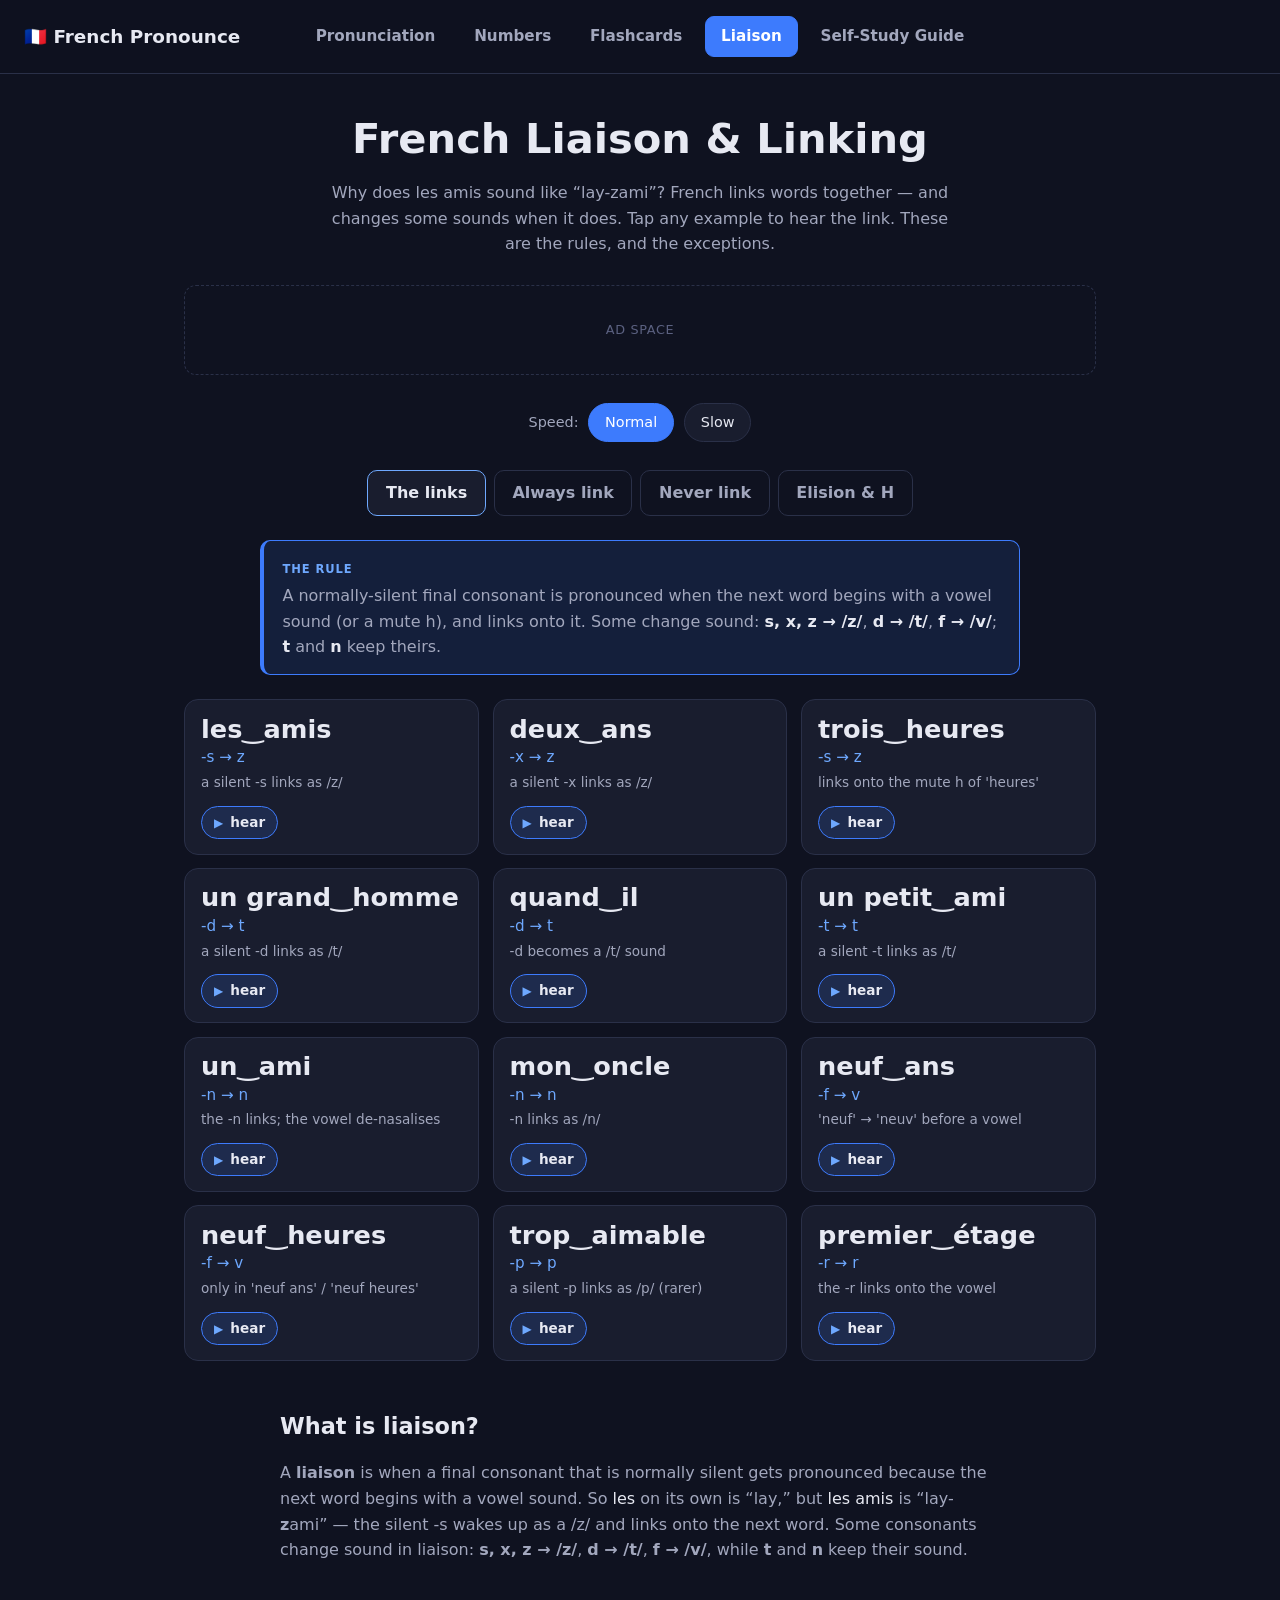
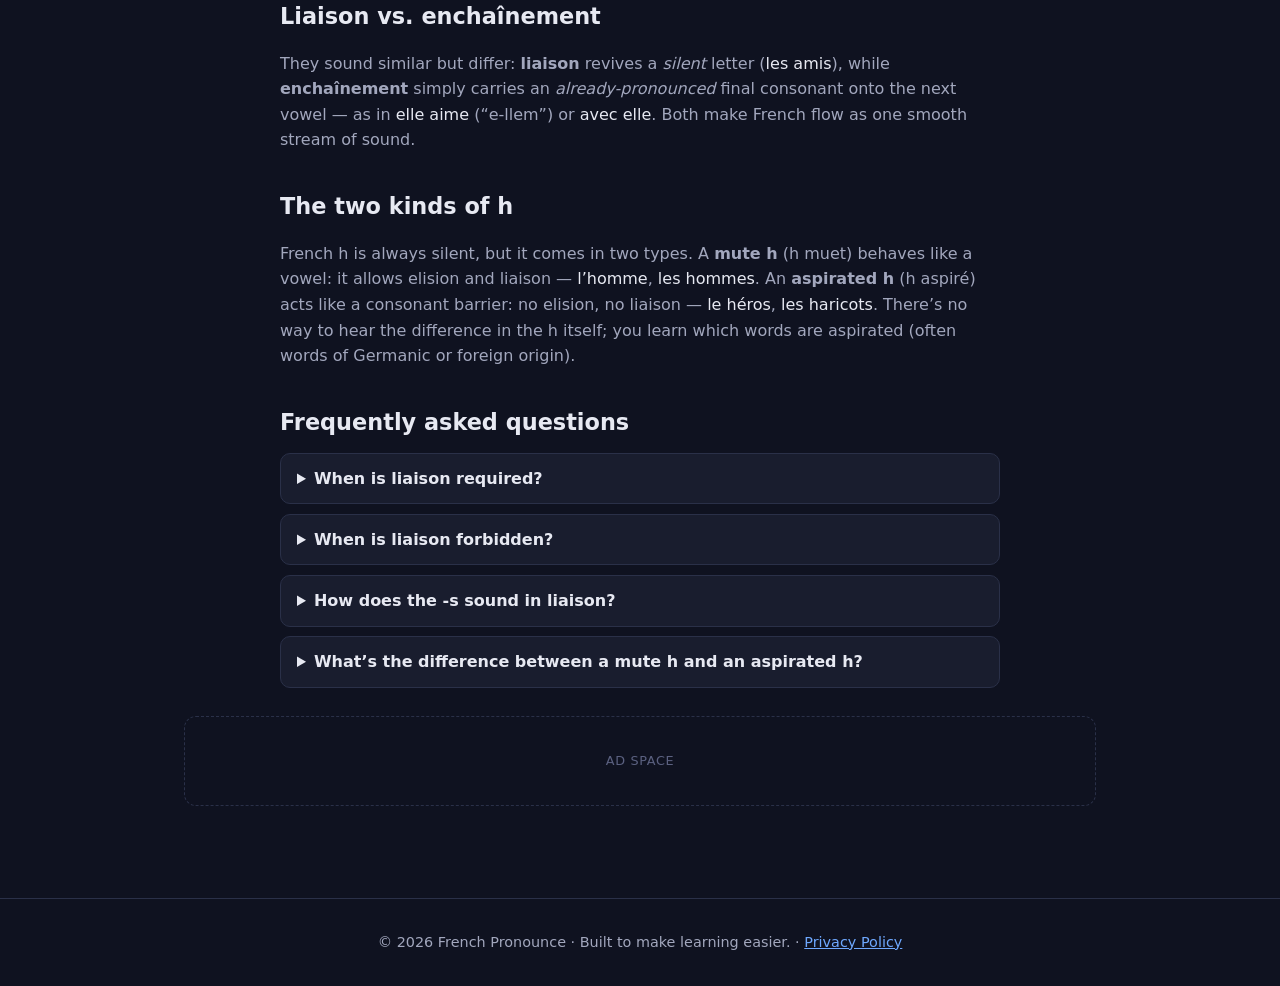
<file: liaison.html>
<!DOCTYPE html>
<html lang="en">
<head>
  <meta charset="UTF-8" />
  <meta name="viewport" content="width=device-width, initial-scale=1.0" />

  <!-- ===== Google AdSense ===== -->
  <script async src="https://pagead2.googlesyndication.com/pagead/js/adsbygoogle.js?client=ca-pub-7837428081652147"
     crossorigin="anonymous"></script>

  <!-- ===== SEO ===== -->
  <title>French Liaison &amp; Linking Rules (with Audio) — When to Link</title>
  <meta name="description" content="Learn French liaison and linking: which silent letters link (and how s, d, f, n change sound), when liaison is required, when it's forbidden, plus elision and the silent vs aspirated h. Every rule with audio examples." />
  <meta name="keywords" content="French liaison, French linking, liaison rules French, when to make a liaison, forbidden liaison, aspirated h, mute h, French elision, enchainement" />
  <meta name="robots" content="index, follow" />
  <meta name="theme-color" content="#0f1220" />
  <link rel="canonical" href="https://frenchpronounce.com/liaison.html" />
  <link rel="icon" href="favicon.svg" type="image/svg+xml" />

  <meta property="og:type" content="website" />
  <meta property="og:site_name" content="French Pronounce" />
  <meta property="og:title" content="French Liaison &amp; Linking Rules — with Audio" />
  <meta property="og:description" content="When French words link, how the sounds change, when liaison is required or forbidden, plus elision and the two kinds of h — with audio." />
  <meta property="og:url" content="https://frenchpronounce.com/liaison.html" />
  <meta property="og:locale" content="en_US" />
  <meta property="og:image" content="https://frenchpronounce.com/og-image.png" />
  <meta name="twitter:card" content="summary_large_image" />
  <meta name="twitter:image" content="https://frenchpronounce.com/og-image.png" />

  <link rel="stylesheet" href="styles.css" />
</head>
<body>
  <nav class="nav">
    <a class="nav__brand" href="/">🇫🇷 French Pronounce</a>
    <div class="nav__links">
      <a href="/">Pronunciation</a>
      <a href="/numbers.html">Numbers</a>
      <a href="/flashcards.html">Flashcards</a>
      <a href="/liaison.html" class="active">Liaison</a>
      <a href="/learn-french-on-your-own.html">Self-Study Guide</a>
    </div>
  </nav>

  <main>
    <div class="intro">
      <h1>French Liaison &amp; Linking</h1>
      <p>Why does <span lang="fr">les amis</span> sound like “lay-zami”? French links words together — and changes some sounds when it does. Tap any example to hear the link. These are the rules, and the exceptions.</p>
    </div>

    <aside class="ad-slot" aria-hidden="true">Ad space</aside>

    <div id="voiceWarning" class="warn" hidden>
      Your device doesn’t seem to have a French voice installed, so playback may
      sound off. On Windows you can add one under
      <strong>Settings → Time &amp; language → Language &amp; region → Add a language → French</strong>.
    </div>

    <div class="controls">
      <span class="label">Speed:</span>
      <button class="pill active" data-rate="1" type="button">Normal</button>
      <button class="pill" data-rate="0.6" type="button">Slow</button>
    </div>

    <div class="tabs" role="tablist">
      <button class="tab active" data-panel="basics" type="button">The links</button>
      <button class="tab" data-panel="always" type="button">Always link</button>
      <button class="tab" data-panel="never" type="button">Never link</button>
      <button class="tab" data-panel="elision" type="button">Elision &amp; H</button>
    </div>

    <section id="basics" class="panel active" aria-label="How French liaison sounds">
      <div class="rule"><span class="rule__tag">The rule</span><p>A normally-silent final consonant is pronounced when the next word begins with a vowel sound (or a mute&nbsp;h), and links onto it. Some change sound: <strong>s, x, z → /z/</strong>, <strong>d → /t/</strong>, <strong>f → /v/</strong>; <strong>t</strong> and <strong>n</strong> keep theirs.</p></div>
      <div class="grid grid--combos">
        <div class="tile">
          <span class="tile__grapheme" lang="fr">les‿amis</span>
          <span class="tile__ipa">-s → z</span>
          <span class="tile__hint">a silent -s links as /z/</span>
          <div class="tile__actions">
            <button class="chip chip--sound" type="button" data-say="les amis" aria-label="Hear les amis"><span class="play" aria-hidden="true">▶</span> hear</button>
          </div>
        </div>
        <div class="tile">
          <span class="tile__grapheme" lang="fr">deux‿ans</span>
          <span class="tile__ipa">-x → z</span>
          <span class="tile__hint">a silent -x links as /z/</span>
          <div class="tile__actions">
            <button class="chip chip--sound" type="button" data-say="deux ans" aria-label="Hear deux ans"><span class="play" aria-hidden="true">▶</span> hear</button>
          </div>
        </div>
        <div class="tile">
          <span class="tile__grapheme" lang="fr">trois‿heures</span>
          <span class="tile__ipa">-s → z</span>
          <span class="tile__hint">links onto the mute h of 'heures'</span>
          <div class="tile__actions">
            <button class="chip chip--sound" type="button" data-say="trois heures" aria-label="Hear trois heures"><span class="play" aria-hidden="true">▶</span> hear</button>
          </div>
        </div>
        <div class="tile">
          <span class="tile__grapheme" lang="fr">un grand‿homme</span>
          <span class="tile__ipa">-d → t</span>
          <span class="tile__hint">a silent -d links as /t/</span>
          <div class="tile__actions">
            <button class="chip chip--sound" type="button" data-say="un grand homme" aria-label="Hear un grand homme"><span class="play" aria-hidden="true">▶</span> hear</button>
          </div>
        </div>
        <div class="tile">
          <span class="tile__grapheme" lang="fr">quand‿il</span>
          <span class="tile__ipa">-d → t</span>
          <span class="tile__hint">-d becomes a /t/ sound</span>
          <div class="tile__actions">
            <button class="chip chip--sound" type="button" data-say="quand il" aria-label="Hear quand il"><span class="play" aria-hidden="true">▶</span> hear</button>
          </div>
        </div>
        <div class="tile">
          <span class="tile__grapheme" lang="fr">un petit‿ami</span>
          <span class="tile__ipa">-t → t</span>
          <span class="tile__hint">a silent -t links as /t/</span>
          <div class="tile__actions">
            <button class="chip chip--sound" type="button" data-say="un petit ami" aria-label="Hear un petit ami"><span class="play" aria-hidden="true">▶</span> hear</button>
          </div>
        </div>
        <div class="tile">
          <span class="tile__grapheme" lang="fr">un‿ami</span>
          <span class="tile__ipa">-n → n</span>
          <span class="tile__hint">the -n links; the vowel de-nasalises</span>
          <div class="tile__actions">
            <button class="chip chip--sound" type="button" data-say="un ami" aria-label="Hear un ami"><span class="play" aria-hidden="true">▶</span> hear</button>
          </div>
        </div>
        <div class="tile">
          <span class="tile__grapheme" lang="fr">mon‿oncle</span>
          <span class="tile__ipa">-n → n</span>
          <span class="tile__hint">-n links as /n/</span>
          <div class="tile__actions">
            <button class="chip chip--sound" type="button" data-say="mon oncle" aria-label="Hear mon oncle"><span class="play" aria-hidden="true">▶</span> hear</button>
          </div>
        </div>
        <div class="tile">
          <span class="tile__grapheme" lang="fr">neuf‿ans</span>
          <span class="tile__ipa">-f → v</span>
          <span class="tile__hint">'neuf' → 'neuv' before a vowel</span>
          <div class="tile__actions">
            <button class="chip chip--sound" type="button" data-say="neuf ans" aria-label="Hear neuf ans"><span class="play" aria-hidden="true">▶</span> hear</button>
          </div>
        </div>
        <div class="tile">
          <span class="tile__grapheme" lang="fr">neuf‿heures</span>
          <span class="tile__ipa">-f → v</span>
          <span class="tile__hint">only in 'neuf ans' / 'neuf heures'</span>
          <div class="tile__actions">
            <button class="chip chip--sound" type="button" data-say="neuf heures" aria-label="Hear neuf heures"><span class="play" aria-hidden="true">▶</span> hear</button>
          </div>
        </div>
        <div class="tile">
          <span class="tile__grapheme" lang="fr">trop‿aimable</span>
          <span class="tile__ipa">-p → p</span>
          <span class="tile__hint">a silent -p links as /p/ (rarer)</span>
          <div class="tile__actions">
            <button class="chip chip--sound" type="button" data-say="trop aimable" aria-label="Hear trop aimable"><span class="play" aria-hidden="true">▶</span> hear</button>
          </div>
        </div>
        <div class="tile">
          <span class="tile__grapheme" lang="fr">premier‿étage</span>
          <span class="tile__ipa">-r → r</span>
          <span class="tile__hint">the -r links onto the vowel</span>
          <div class="tile__actions">
            <button class="chip chip--sound" type="button" data-say="premier étage" aria-label="Hear premier étage"><span class="play" aria-hidden="true">▶</span> hear</button>
          </div>
        </div>
      </div>
    </section>

    <section id="always" class="panel" aria-label="Required French liaisons">
      <div class="rule"><span class="rule__tag">The rule</span><p>Make the liaison <strong>inside a tight word group</strong> — when the words belong together grammatically: an article, adjective or pronoun with what follows, after short prepositions and adverbs, after <span lang="fr">est</span>, and in set phrases.</p></div>
      <h3 class="section-title">Determiner + noun</h3>
      <div class="grid grid--combos">
        <div class="tile">
          <span class="tile__grapheme" lang="fr">les‿enfants</span>
          <span class="tile__ipa">article + noun</span>
          <span class="tile__hint">always link a determiner to its noun</span>
          <div class="tile__actions">
            <button class="chip chip--sound" type="button" data-say="les enfants" aria-label="Hear les enfants"><span class="play" aria-hidden="true">▶</span> hear</button>
          </div>
        </div>
        <div class="tile">
          <span class="tile__grapheme" lang="fr">un‿arbre</span>
          <span class="tile__ipa">article + noun</span>
          <span class="tile__hint">un / des / ces + vowel</span>
          <div class="tile__actions">
            <button class="chip chip--sound" type="button" data-say="un arbre" aria-label="Hear un arbre"><span class="play" aria-hidden="true">▶</span> hear</button>
          </div>
        </div>
        <div class="tile">
          <span class="tile__grapheme" lang="fr">ces‿écoles</span>
          <span class="tile__ipa">article + noun</span>
          <span class="tile__hint">-s of 'ces' links as /z/</span>
          <div class="tile__actions">
            <button class="chip chip--sound" type="button" data-say="ces écoles" aria-label="Hear ces écoles"><span class="play" aria-hidden="true">▶</span> hear</button>
          </div>
        </div>
        <div class="tile">
          <span class="tile__grapheme" lang="fr">deux‿euros</span>
          <span class="tile__ipa">number + noun</span>
          <span class="tile__hint">numbers link to the noun</span>
          <div class="tile__actions">
            <button class="chip chip--sound" type="button" data-say="deux euros" aria-label="Hear deux euros"><span class="play" aria-hidden="true">▶</span> hear</button>
          </div>
        </div>
        <div class="tile">
          <span class="tile__grapheme" lang="fr">mon‿ami</span>
          <span class="tile__ipa">possessive + noun</span>
          <span class="tile__hint">mon / ton / son + vowel</span>
          <div class="tile__actions">
            <button class="chip chip--sound" type="button" data-say="mon ami" aria-label="Hear mon ami"><span class="play" aria-hidden="true">▶</span> hear</button>
          </div>
        </div>
        <div class="tile">
          <span class="tile__grapheme" lang="fr">quels‿amis</span>
          <span class="tile__ipa">determiner + noun</span>
          <span class="tile__hint">-s links as /z/</span>
          <div class="tile__actions">
            <button class="chip chip--sound" type="button" data-say="quels amis" aria-label="Hear quels amis"><span class="play" aria-hidden="true">▶</span> hear</button>
          </div>
        </div>
      </div>
      <h3 class="section-title">Adjective + noun</h3>
      <div class="grid grid--combos">
        <div class="tile">
          <span class="tile__grapheme" lang="fr">un petit‿ami</span>
          <span class="tile__ipa">adjective + noun</span>
          <span class="tile__hint">a preceding adjective links to its noun</span>
          <div class="tile__actions">
            <button class="chip chip--sound" type="button" data-say="un petit ami" aria-label="Hear un petit ami"><span class="play" aria-hidden="true">▶</span> hear</button>
          </div>
        </div>
        <div class="tile">
          <span class="tile__grapheme" lang="fr">un grand‿arbre</span>
          <span class="tile__ipa">adjective + noun</span>
          <span class="tile__hint">-d links as /t/</span>
          <div class="tile__actions">
            <button class="chip chip--sound" type="button" data-say="un grand arbre" aria-label="Hear un grand arbre"><span class="play" aria-hidden="true">▶</span> hear</button>
          </div>
        </div>
        <div class="tile">
          <span class="tile__grapheme" lang="fr">un bon‿élève</span>
          <span class="tile__ipa">adjective + noun</span>
          <span class="tile__hint">-n links as /n/</span>
          <div class="tile__actions">
            <button class="chip chip--sound" type="button" data-say="un bon élève" aria-label="Hear un bon élève"><span class="play" aria-hidden="true">▶</span> hear</button>
          </div>
        </div>
        <div class="tile">
          <span class="tile__grapheme" lang="fr">un gros‿avion</span>
          <span class="tile__ipa">adjective + noun</span>
          <span class="tile__hint">-s links as /z/</span>
          <div class="tile__actions">
            <button class="chip chip--sound" type="button" data-say="un gros avion" aria-label="Hear un gros avion"><span class="play" aria-hidden="true">▶</span> hear</button>
          </div>
        </div>
        <div class="tile">
          <span class="tile__grapheme" lang="fr">le premier‿étage</span>
          <span class="tile__ipa">adjective + noun</span>
          <span class="tile__hint">-r links onto the vowel</span>
          <div class="tile__actions">
            <button class="chip chip--sound" type="button" data-say="le premier étage" aria-label="Hear le premier étage"><span class="play" aria-hidden="true">▶</span> hear</button>
          </div>
        </div>
      </div>
      <h3 class="section-title">Pronoun + verb (and inversion)</h3>
      <div class="grid grid--combos">
        <div class="tile">
          <span class="tile__grapheme" lang="fr">nous‿avons</span>
          <span class="tile__ipa">pronoun + verb</span>
          <span class="tile__hint">subject pronoun links to its verb</span>
          <div class="tile__actions">
            <button class="chip chip--sound" type="button" data-say="nous avons" aria-label="Hear nous avons"><span class="play" aria-hidden="true">▶</span> hear</button>
          </div>
        </div>
        <div class="tile">
          <span class="tile__grapheme" lang="fr">vous‿êtes</span>
          <span class="tile__ipa">pronoun + verb</span>
          <span class="tile__hint">-s links as /z/</span>
          <div class="tile__actions">
            <button class="chip chip--sound" type="button" data-say="vous êtes" aria-label="Hear vous êtes"><span class="play" aria-hidden="true">▶</span> hear</button>
          </div>
        </div>
        <div class="tile">
          <span class="tile__grapheme" lang="fr">ils‿ont</span>
          <span class="tile__ipa">pronoun + verb</span>
          <span class="tile__hint">-s links as /z/ (ils ont ≠ ils sont)</span>
          <div class="tile__actions">
            <button class="chip chip--sound" type="button" data-say="ils ont" aria-label="Hear ils ont"><span class="play" aria-hidden="true">▶</span> hear</button>
          </div>
        </div>
        <div class="tile">
          <span class="tile__grapheme" lang="fr">elles‿aiment</span>
          <span class="tile__ipa">pronoun + verb</span>
          <span class="tile__hint">-s links as /z/</span>
          <div class="tile__actions">
            <button class="chip chip--sound" type="button" data-say="elles aiment" aria-label="Hear elles aiment"><span class="play" aria-hidden="true">▶</span> hear</button>
          </div>
        </div>
        <div class="tile">
          <span class="tile__grapheme" lang="fr">on‿arrive</span>
          <span class="tile__ipa">pronoun + verb</span>
          <span class="tile__hint">-n links as /n/</span>
          <div class="tile__actions">
            <button class="chip chip--sound" type="button" data-say="on arrive" aria-label="Hear on arrive"><span class="play" aria-hidden="true">▶</span> hear</button>
          </div>
        </div>
        <div class="tile">
          <span class="tile__grapheme" lang="fr">sont-elles‿?</span>
          <span class="tile__ipa">verb + pronoun</span>
          <span class="tile__hint">in inversion, -t links</span>
          <div class="tile__actions">
            <button class="chip chip--sound" type="button" data-say="sont elles" aria-label="Hear sont elles"><span class="play" aria-hidden="true">▶</span> hear</button>
          </div>
        </div>
      </div>
      <h3 class="section-title">Short prepositions &amp; adverbs</h3>
      <div class="grid grid--combos">
        <div class="tile">
          <span class="tile__grapheme" lang="fr">en‿avion</span>
          <span class="tile__ipa">preposition + word</span>
          <span class="tile__hint">short prepositions always link</span>
          <div class="tile__actions">
            <button class="chip chip--sound" type="button" data-say="en avion" aria-label="Hear en avion"><span class="play" aria-hidden="true">▶</span> hear</button>
          </div>
        </div>
        <div class="tile">
          <span class="tile__grapheme" lang="fr">dans‿un an</span>
          <span class="tile__ipa">preposition + word</span>
          <span class="tile__hint">-s links as /z/</span>
          <div class="tile__actions">
            <button class="chip chip--sound" type="button" data-say="dans un an" aria-label="Hear dans un an"><span class="play" aria-hidden="true">▶</span> hear</button>
          </div>
        </div>
        <div class="tile">
          <span class="tile__grapheme" lang="fr">chez‿elle</span>
          <span class="tile__ipa">preposition + word</span>
          <span class="tile__hint">-z links as /z/</span>
          <div class="tile__actions">
            <button class="chip chip--sound" type="button" data-say="chez elle" aria-label="Hear chez elle"><span class="play" aria-hidden="true">▶</span> hear</button>
          </div>
        </div>
        <div class="tile">
          <span class="tile__grapheme" lang="fr">sans‿argent</span>
          <span class="tile__ipa">preposition + word</span>
          <span class="tile__hint">-s links as /z/</span>
          <div class="tile__actions">
            <button class="chip chip--sound" type="button" data-say="sans argent" aria-label="Hear sans argent"><span class="play" aria-hidden="true">▶</span> hear</button>
          </div>
        </div>
        <div class="tile">
          <span class="tile__grapheme" lang="fr">très‿important</span>
          <span class="tile__ipa">adverb + word</span>
          <span class="tile__hint">'très' links as /z/</span>
          <div class="tile__actions">
            <button class="chip chip--sound" type="button" data-say="très important" aria-label="Hear très important"><span class="play" aria-hidden="true">▶</span> hear</button>
          </div>
        </div>
        <div class="tile">
          <span class="tile__grapheme" lang="fr">bien‿entendu</span>
          <span class="tile__ipa">adverb + word</span>
          <span class="tile__hint">-n links as /n/</span>
          <div class="tile__actions">
            <button class="chip chip--sound" type="button" data-say="bien entendu" aria-label="Hear bien entendu"><span class="play" aria-hidden="true">▶</span> hear</button>
          </div>
        </div>
      </div>
      <h3 class="section-title">After c’est / est</h3>
      <div class="grid grid--combos">
        <div class="tile">
          <span class="tile__grapheme" lang="fr">c'est‿un ami</span>
          <span class="tile__ipa">after 'c'est'</span>
          <span class="tile__hint">'est' always links</span>
          <div class="tile__actions">
            <button class="chip chip--sound" type="button" data-say="c'est un ami" aria-label="Hear c'est un ami"><span class="play" aria-hidden="true">▶</span> hear</button>
          </div>
        </div>
        <div class="tile">
          <span class="tile__grapheme" lang="fr">il est‿ici</span>
          <span class="tile__ipa">after 'est'</span>
          <span class="tile__hint">-t links as /t/</span>
          <div class="tile__actions">
            <button class="chip chip--sound" type="button" data-say="il est ici" aria-label="Hear il est ici"><span class="play" aria-hidden="true">▶</span> hear</button>
          </div>
        </div>
      </div>
      <h3 class="section-title">Fixed expressions</h3>
      <div class="grid grid--combos">
        <div class="tile">
          <span class="tile__grapheme" lang="fr">tout‿à fait</span>
          <span class="tile__ipa">fixed phrase</span>
          <span class="tile__hint">set expression — always linked</span>
          <div class="tile__actions">
            <button class="chip chip--sound" type="button" data-say="tout à fait" aria-label="Hear tout à fait"><span class="play" aria-hidden="true">▶</span> hear</button>
          </div>
        </div>
        <div class="tile">
          <span class="tile__grapheme" lang="fr">de temps‿en temps</span>
          <span class="tile__ipa">fixed phrase</span>
          <span class="tile__hint">'from time to time'</span>
          <div class="tile__actions">
            <button class="chip chip--sound" type="button" data-say="de temps en temps" aria-label="Hear de temps en temps"><span class="play" aria-hidden="true">▶</span> hear</button>
          </div>
        </div>
        <div class="tile">
          <span class="tile__grapheme" lang="fr">comment‿allez-vous</span>
          <span class="tile__ipa">fixed phrase</span>
          <span class="tile__hint">the one 'comment' liaison</span>
          <div class="tile__actions">
            <button class="chip chip--sound" type="button" data-say="comment allez-vous" aria-label="Hear comment allez-vous"><span class="play" aria-hidden="true">▶</span> hear</button>
          </div>
        </div>
        <div class="tile">
          <span class="tile__grapheme" lang="fr">petit‿à petit</span>
          <span class="tile__ipa">fixed phrase</span>
          <span class="tile__hint">'little by little'</span>
          <div class="tile__actions">
            <button class="chip chip--sound" type="button" data-say="petit à petit" aria-label="Hear petit à petit"><span class="play" aria-hidden="true">▶</span> hear</button>
          </div>
        </div>
        <div class="tile">
          <span class="tile__grapheme" lang="fr">les États‿-Unis</span>
          <span class="tile__ipa">fixed phrase</span>
          <span class="tile__hint">'the United States'</span>
          <div class="tile__actions">
            <button class="chip chip--sound" type="button" data-say="les États-Unis" aria-label="Hear les États-Unis"><span class="play" aria-hidden="true">▶</span> hear</button>
          </div>
        </div>
      </div>
    </section>

    <section id="never" class="panel" aria-label="Forbidden French liaisons">
      <div class="rule rule--exception"><span class="rule__tag">Exceptions — never link</span><p>No liaison after <strong>et</strong> (and), after a <strong>singular or proper noun</strong>, before an <strong>aspirated h</strong>, or before <strong>onze</strong>, <strong>huit</strong>, <strong>oui</strong>. The words stay separate.</p></div>
      <div class="grid grid--combos">
        <div class="tile tile--no">
          <span class="tile__grapheme" lang="fr">un livre et | un stylo</span>
          <span class="tile__ipa">✗ after 'et'</span>
          <span class="tile__hint">never link after 'et' (and)</span>
          <div class="tile__actions">
            <button class="chip chip--sound" type="button" data-say="un livre et un stylo" aria-label="Hear un livre et un stylo"><span class="play" aria-hidden="true">▶</span> hear</button>
          </div>
        </div>
        <div class="tile tile--no">
          <span class="tile__grapheme" lang="fr">un étudiant | intelligent</span>
          <span class="tile__ipa">✗ singular noun</span>
          <span class="tile__hint">no liaison after a singular noun</span>
          <div class="tile__actions">
            <button class="chip chip--sound" type="button" data-say="un étudiant intelligent" aria-label="Hear un étudiant intelligent"><span class="play" aria-hidden="true">▶</span> hear</button>
          </div>
        </div>
        <div class="tile tile--no">
          <span class="tile__grapheme" lang="fr">le repas | est prêt</span>
          <span class="tile__ipa">✗ singular noun + verb</span>
          <span class="tile__hint">no liaison after a singular noun</span>
          <div class="tile__actions">
            <button class="chip chip--sound" type="button" data-say="le repas est prêt" aria-label="Hear le repas est prêt"><span class="play" aria-hidden="true">▶</span> hear</button>
          </div>
        </div>
        <div class="tile tile--no">
          <span class="tile__grapheme" lang="fr">les | héros</span>
          <span class="tile__ipa">✗ aspirated h</span>
          <span class="tile__hint">an aspirated h blocks liaison</span>
          <div class="tile__actions">
            <button class="chip chip--sound" type="button" data-say="les héros" aria-label="Hear les héros"><span class="play" aria-hidden="true">▶</span> hear</button>
          </div>
        </div>
        <div class="tile tile--no">
          <span class="tile__grapheme" lang="fr">en | haut</span>
          <span class="tile__ipa">✗ aspirated h</span>
          <span class="tile__hint">'haut' begins with an aspirated h</span>
          <div class="tile__actions">
            <button class="chip chip--sound" type="button" data-say="en haut" aria-label="Hear en haut"><span class="play" aria-hidden="true">▶</span> hear</button>
          </div>
        </div>
        <div class="tile tile--no">
          <span class="tile__grapheme" lang="fr">les | haricots</span>
          <span class="tile__ipa">✗ aspirated h</span>
          <span class="tile__hint">'haricot' blocks the /z/ link</span>
          <div class="tile__actions">
            <button class="chip chip--sound" type="button" data-say="les haricots" aria-label="Hear les haricots"><span class="play" aria-hidden="true">▶</span> hear</button>
          </div>
        </div>
        <div class="tile tile--no">
          <span class="tile__grapheme" lang="fr">les | onze joueurs</span>
          <span class="tile__ipa">✗ before 'onze'</span>
          <span class="tile__hint">'onze' and 'huit' block liaison</span>
          <div class="tile__actions">
            <button class="chip chip--sound" type="button" data-say="les onze joueurs" aria-label="Hear les onze joueurs"><span class="play" aria-hidden="true">▶</span> hear</button>
          </div>
        </div>
        <div class="tile tile--no">
          <span class="tile__grapheme" lang="fr">un | oui</span>
          <span class="tile__ipa">✗ before 'oui'</span>
          <span class="tile__hint">'oui' blocks liaison</span>
          <div class="tile__actions">
            <button class="chip chip--sound" type="button" data-say="un oui" aria-label="Hear un oui"><span class="play" aria-hidden="true">▶</span> hear</button>
          </div>
        </div>
        <div class="tile tile--no">
          <span class="tile__grapheme" lang="fr">Paris | est belle</span>
          <span class="tile__ipa">✗ after a name</span>
          <span class="tile__hint">no liaison after a proper noun</span>
          <div class="tile__actions">
            <button class="chip chip--sound" type="button" data-say="Paris est belle" aria-label="Hear Paris est belle"><span class="play" aria-hidden="true">▶</span> hear</button>
          </div>
        </div>
        <div class="tile tile--no">
          <span class="tile__grapheme" lang="fr">comment | ils vont</span>
          <span class="tile__ipa">✗ after 'comment'</span>
          <span class="tile__hint">except the set 'comment allez-vous'</span>
          <div class="tile__actions">
            <button class="chip chip--sound" type="button" data-say="comment ils vont" aria-label="Hear comment ils vont"><span class="play" aria-hidden="true">▶</span> hear</button>
          </div>
        </div>
      </div>
    </section>

    <section id="elision" class="panel" aria-label="French elision and the silent or aspirated h">
      <div class="rule"><span class="rule__tag">The rule</span><p>Before a vowel or mute&nbsp;h, small words drop their final vowel and take an apostrophe: <strong>le/la → l’</strong>, <strong>je → j’</strong>, <strong>de → d’</strong>, <strong>que → qu’</strong>, <strong>ne → n’</strong>, <strong>ce → c’</strong>, <strong>si → s’</strong> (only before il/ils).</p></div>
      <h3 class="section-title">Elision in action</h3>
      <div class="grid grid--combos">
        <div class="tile">
          <span class="tile__grapheme" lang="fr">l'ami</span>
          <span class="tile__ipa">le/la → l'</span>
          <span class="tile__hint">before a vowel, le/la become l'</span>
          <div class="tile__actions">
            <button class="chip chip--sound" type="button" data-say="l'ami" aria-label="Hear l'ami"><span class="play" aria-hidden="true">▶</span> hear</button>
          </div>
        </div>
        <div class="tile">
          <span class="tile__grapheme" lang="fr">l'école</span>
          <span class="tile__ipa">la → l'</span>
          <span class="tile__hint">la → l' before a vowel</span>
          <div class="tile__actions">
            <button class="chip chip--sound" type="button" data-say="l'école" aria-label="Hear l'école"><span class="play" aria-hidden="true">▶</span> hear</button>
          </div>
        </div>
        <div class="tile">
          <span class="tile__grapheme" lang="fr">j'aime</span>
          <span class="tile__ipa">je → j'</span>
          <span class="tile__hint">je → j' before a vowel</span>
          <div class="tile__actions">
            <button class="chip chip--sound" type="button" data-say="j'aime" aria-label="Hear j'aime"><span class="play" aria-hidden="true">▶</span> hear</button>
          </div>
        </div>
        <div class="tile">
          <span class="tile__grapheme" lang="fr">d'accord</span>
          <span class="tile__ipa">de → d'</span>
          <span class="tile__hint">de → d'</span>
          <div class="tile__actions">
            <button class="chip chip--sound" type="button" data-say="d'accord" aria-label="Hear d'accord"><span class="play" aria-hidden="true">▶</span> hear</button>
          </div>
        </div>
        <div class="tile">
          <span class="tile__grapheme" lang="fr">qu'il</span>
          <span class="tile__ipa">que → qu'</span>
          <span class="tile__hint">que → qu'</span>
          <div class="tile__actions">
            <button class="chip chip--sound" type="button" data-say="qu'il" aria-label="Hear qu'il"><span class="play" aria-hidden="true">▶</span> hear</button>
          </div>
        </div>
        <div class="tile">
          <span class="tile__grapheme" lang="fr">n'est pas</span>
          <span class="tile__ipa">ne → n'</span>
          <span class="tile__hint">ne → n'</span>
          <div class="tile__actions">
            <button class="chip chip--sound" type="button" data-say="n'est pas" aria-label="Hear n'est pas"><span class="play" aria-hidden="true">▶</span> hear</button>
          </div>
        </div>
        <div class="tile">
          <span class="tile__grapheme" lang="fr">c'est</span>
          <span class="tile__ipa">ce → c'</span>
          <span class="tile__hint">ce → c'</span>
          <div class="tile__actions">
            <button class="chip chip--sound" type="button" data-say="c'est" aria-label="Hear c'est"><span class="play" aria-hidden="true">▶</span> hear</button>
          </div>
        </div>
        <div class="tile">
          <span class="tile__grapheme" lang="fr">s'il vous plaît</span>
          <span class="tile__ipa">si → s'</span>
          <span class="tile__hint">si → s' only before il/ils</span>
          <div class="tile__actions">
            <button class="chip chip--sound" type="button" data-say="s'il vous plaît" aria-label="Hear s'il vous plaît"><span class="play" aria-hidden="true">▶</span> hear</button>
          </div>
        </div>
      </div>
      <h3 class="section-title">Mute h — links &amp; elides</h3>
      <div class="rule"><span class="rule__tag">Rule</span><p>A <strong>mute h</strong> behaves like a vowel — liaison and elision happen normally.</p></div>
      <div class="grid grid--combos">
        <div class="tile">
          <span class="tile__grapheme" lang="fr">l'homme</span>
          <span class="tile__ipa">mute h</span>
          <span class="tile__hint">elides: le → l'</span>
          <div class="tile__actions">
            <button class="chip chip--sound" type="button" data-say="l'homme" aria-label="Hear l'homme"><span class="play" aria-hidden="true">▶</span> hear</button>
          </div>
        </div>
        <div class="tile">
          <span class="tile__grapheme" lang="fr">l'hôtel</span>
          <span class="tile__ipa">mute h</span>
          <span class="tile__hint">elides before a mute h</span>
          <div class="tile__actions">
            <button class="chip chip--sound" type="button" data-say="l'hôtel" aria-label="Hear l'hôtel"><span class="play" aria-hidden="true">▶</span> hear</button>
          </div>
        </div>
        <div class="tile">
          <span class="tile__grapheme" lang="fr">les‿hommes</span>
          <span class="tile__ipa">mute h</span>
          <span class="tile__hint">liaison works: /z/ link</span>
          <div class="tile__actions">
            <button class="chip chip--sound" type="button" data-say="les hommes" aria-label="Hear les hommes"><span class="play" aria-hidden="true">▶</span> hear</button>
          </div>
        </div>
        <div class="tile">
          <span class="tile__grapheme" lang="fr">l'heure</span>
          <span class="tile__ipa">mute h</span>
          <span class="tile__hint">elides: la → l'</span>
          <div class="tile__actions">
            <button class="chip chip--sound" type="button" data-say="l'heure" aria-label="Hear l'heure"><span class="play" aria-hidden="true">▶</span> hear</button>
          </div>
        </div>
        <div class="tile">
          <span class="tile__grapheme" lang="fr">un‿hôpital</span>
          <span class="tile__ipa">mute h</span>
          <span class="tile__hint">liaison works: /n/ link</span>
          <div class="tile__actions">
            <button class="chip chip--sound" type="button" data-say="un hôpital" aria-label="Hear un hôpital"><span class="play" aria-hidden="true">▶</span> hear</button>
          </div>
        </div>
      </div>
      <h3 class="section-title">Aspirated h — blocks both</h3>
      <div class="rule rule--exception"><span class="rule__tag">Exception</span><p>An <strong>aspirated h</strong> behaves like a consonant — it blocks both liaison and elision. These words are memorised.</p></div>
      <div class="grid grid--combos">
        <div class="tile tile--no">
          <span class="tile__grapheme" lang="fr">le héros</span>
          <span class="tile__ipa">aspirated h</span>
          <span class="tile__hint">no elision: 'le', not 'l''</span>
          <div class="tile__actions">
            <button class="chip chip--sound" type="button" data-say="le héros" aria-label="Hear le héros"><span class="play" aria-hidden="true">▶</span> hear</button>
          </div>
        </div>
        <div class="tile tile--no">
          <span class="tile__grapheme" lang="fr">la honte</span>
          <span class="tile__ipa">aspirated h</span>
          <span class="tile__hint">no elision: stays 'la'</span>
          <div class="tile__actions">
            <button class="chip chip--sound" type="button" data-say="la honte" aria-label="Hear la honte"><span class="play" aria-hidden="true">▶</span> hear</button>
          </div>
        </div>
        <div class="tile tile--no">
          <span class="tile__grapheme" lang="fr">le haricot</span>
          <span class="tile__ipa">aspirated h</span>
          <span class="tile__hint">no liaison, no elision</span>
          <div class="tile__actions">
            <button class="chip chip--sound" type="button" data-say="le haricot" aria-label="Hear le haricot"><span class="play" aria-hidden="true">▶</span> hear</button>
          </div>
        </div>
        <div class="tile tile--no">
          <span class="tile__grapheme" lang="fr">le hibou</span>
          <span class="tile__ipa">aspirated h</span>
          <span class="tile__hint">stays 'le hibou'</span>
          <div class="tile__actions">
            <button class="chip chip--sound" type="button" data-say="le hibou" aria-label="Hear le hibou"><span class="play" aria-hidden="true">▶</span> hear</button>
          </div>
        </div>
        <div class="tile tile--no">
          <span class="tile__grapheme" lang="fr">en | haut</span>
          <span class="tile__ipa">aspirated h</span>
          <span class="tile__hint">no liaison before 'haut'</span>
          <div class="tile__actions">
            <button class="chip chip--sound" type="button" data-say="en haut" aria-label="Hear en haut"><span class="play" aria-hidden="true">▶</span> hear</button>
          </div>
        </div>
      </div>
    </section>

    <section class="prose">
      <h2>What is liaison?</h2>
      <p>A <strong>liaison</strong> is when a final consonant that is normally silent gets pronounced because the next word begins with a vowel sound. So <span lang="fr">les</span> on its own is “lay,” but <span lang="fr">les amis</span> is “lay-<strong>z</strong>ami” — the silent -s wakes up as a /z/ and links onto the next word. Some consonants change sound in liaison: <strong>s, x, z → /z/</strong>, <strong>d → /t/</strong>, <strong>f → /v/</strong>, while <strong>t</strong> and <strong>n</strong> keep their sound.</p>

      <h2>Liaison vs. enchaînement</h2>
      <p>They sound similar but differ: <strong>liaison</strong> revives a <em>silent</em> letter (<span lang="fr">les amis</span>), while <strong>enchaînement</strong> simply carries an <em>already-pronounced</em> final consonant onto the next vowel — as in <span lang="fr">elle aime</span> (“e-llem”) or <span lang="fr">avec elle</span>. Both make French flow as one smooth stream of sound.</p>

      <h2>The two kinds of h</h2>
      <p>French h is always silent, but it comes in two types. A <strong>mute h</strong> (h muet) behaves like a vowel: it allows elision and liaison — <span lang="fr">l’homme</span>, <span lang="fr">les hommes</span>. An <strong>aspirated h</strong> (h aspiré) acts like a consonant barrier: no elision, no liaison — <span lang="fr">le héros</span>, <span lang="fr">les haricots</span>. There’s no way to hear the difference in the h itself; you learn which words are aspirated (often words of Germanic or foreign origin).</p>

      <h2 id="faq">Frequently asked questions</h2>
      <div class="faq">
        <details>
          <summary>When is liaison required?</summary>
          <p>The main obligatory cases are: determiner + noun (<span lang="fr">les enfants</span>), adjective + noun (<span lang="fr">petit ami</span>), subject pronoun + verb (<span lang="fr">nous avons</span>), after short prepositions/adverbs (<span lang="fr">en avion</span>, <span lang="fr">très important</span>), after <span lang="fr">est</span> (<span lang="fr">c’est un ami</span>), and in fixed phrases (<span lang="fr">tout à fait</span>).</p>
        </details>
        <details>
          <summary>When is liaison forbidden?</summary>
          <p>Never link after <span lang="fr">et</span> (and), after a singular noun, after a proper noun, before an aspirated h (<span lang="fr">les héros</span>), or before <span lang="fr">onze</span>, <span lang="fr">huit</span>, and <span lang="fr">oui</span>.</p>
        </details>
        <details>
          <summary>How does the -s sound in liaison?</summary>
          <p>A linking -s (or -x, -z) is pronounced as a <strong>/z/</strong>, not /s/ — so <span lang="fr">les amis</span> is “lay-<strong>z</strong>ami” and <span lang="fr">deux euros</span> is “deu-<strong>z</strong>euros.”</p>
        </details>
        <details>
          <summary>What’s the difference between a mute h and an aspirated h?</summary>
          <p>A mute h lets words link and elide (<span lang="fr">l’hôtel</span>, <span lang="fr">les hôtels</span>). An aspirated h blocks both (<span lang="fr">le héros</span>, <span lang="fr">les | héros</span>). It’s a property of the word you memorise, not a sound you hear.</p>
        </details>
      </div>
    </section>

    <aside class="ad-slot" aria-hidden="true">Ad space</aside>
  </main>

  <footer>
    &copy; 2026 French Pronounce · Built to make learning easier. · <a href="/privacy.html">Privacy Policy</a>
  </footer>

  <script src="/app.js" defer></script>
</body>
</html>
</file>
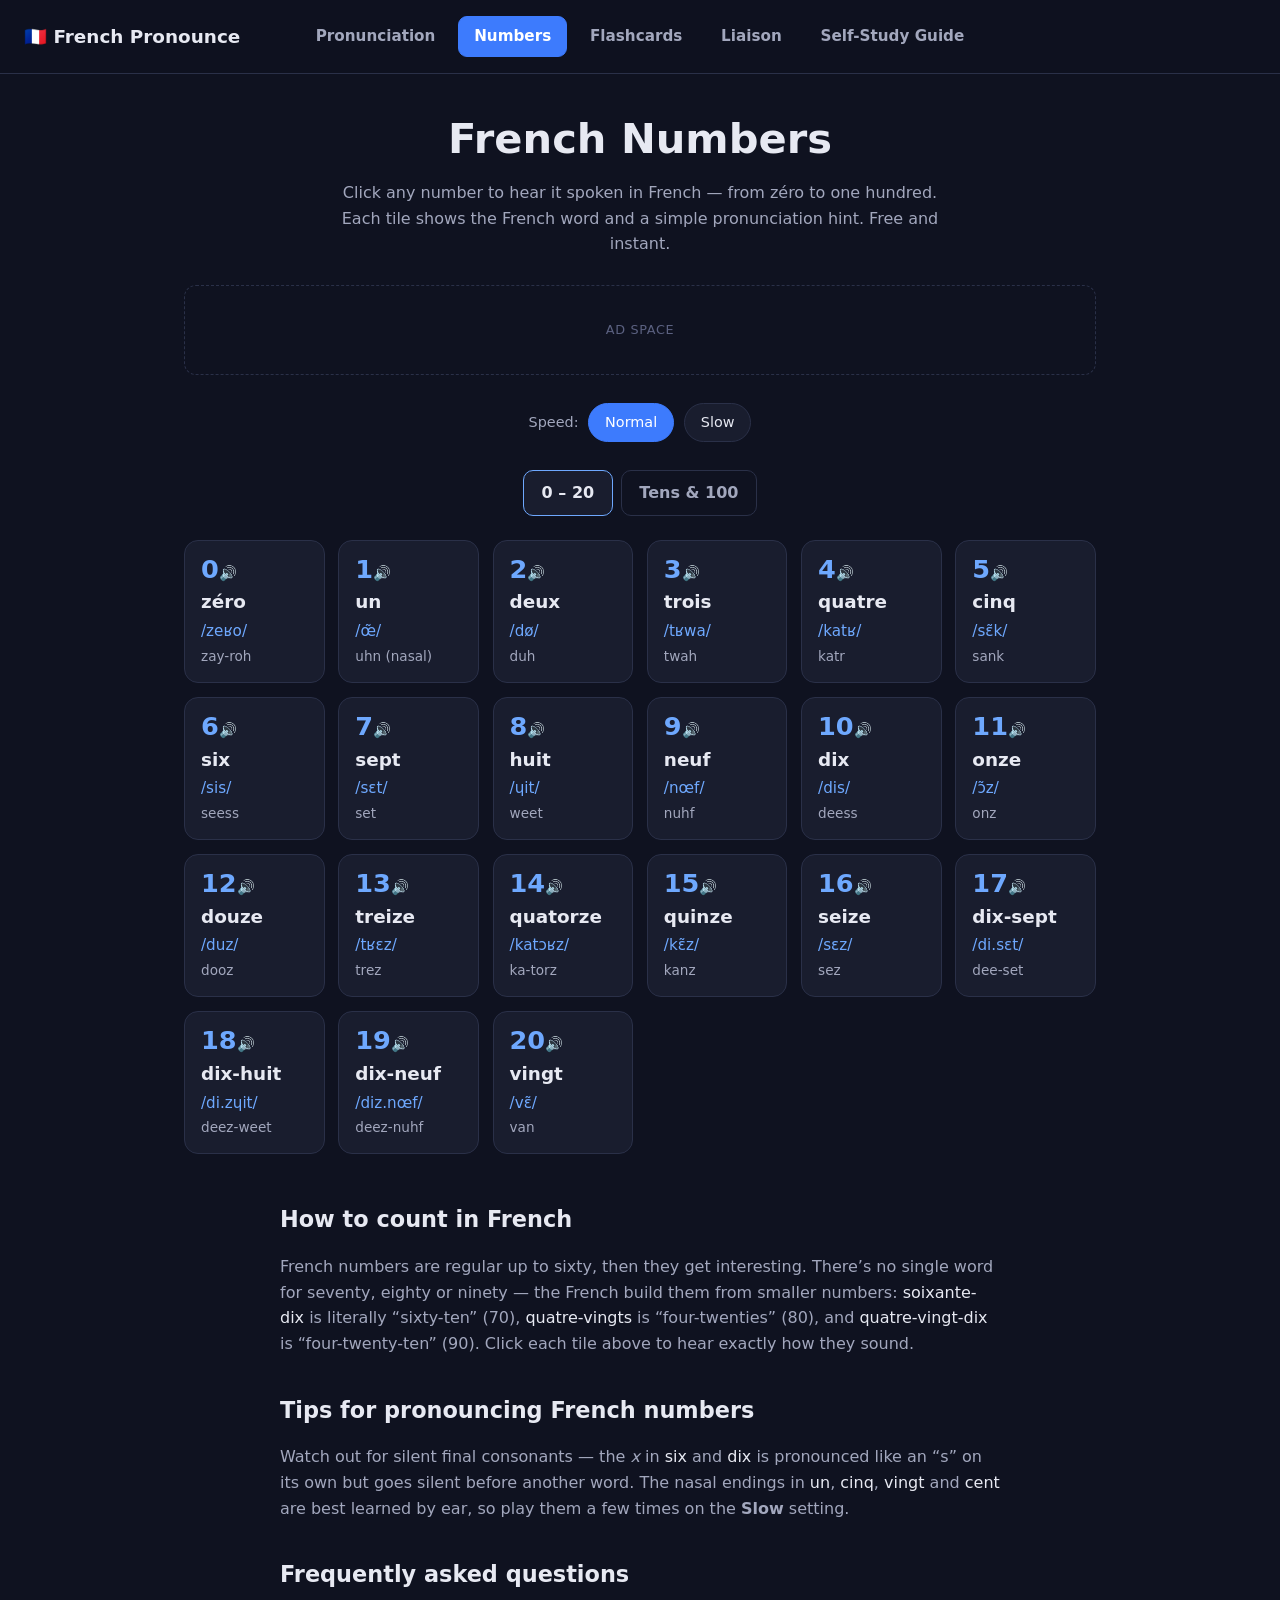
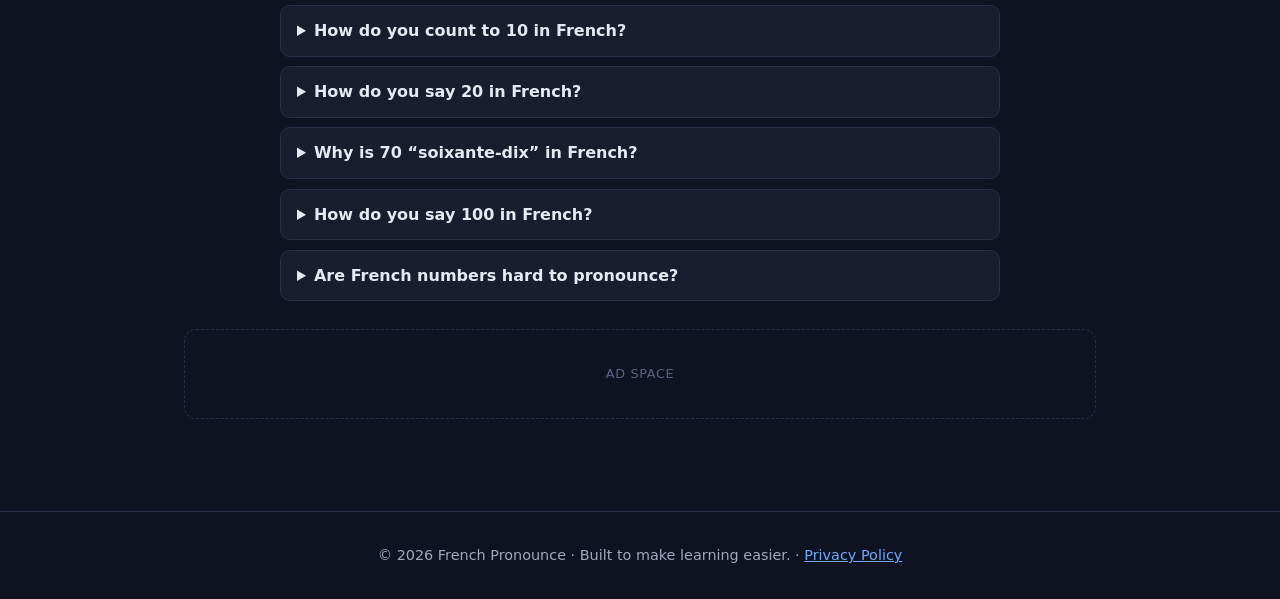
<file: numbers.html>
<!DOCTYPE html>
<html lang="en">
<head>
  <meta charset="UTF-8" />
  <meta name="viewport" content="width=device-width, initial-scale=1.0" />

  <!-- ===== Google AdSense ===== -->
  <script async src="https://pagead2.googlesyndication.com/pagead/js/adsbygoogle.js?client=ca-pub-7837428081652147"
     crossorigin="anonymous"></script>

  <!-- ===== SEO ===== -->
  <title>French Numbers 1–20 (and Beyond): Hear Them Spoken</title>
  <meta name="description" content="Learn to count in French. Click any number from 0 to 20, plus the tens up to 100, to hear it pronounced aloud — with the French word and a pronunciation hint. Free." />
  <meta name="keywords" content="French numbers, count in French, French numbers 1 to 20, how to say numbers in French, French numbers pronunciation, soixante-dix" />
  <meta name="robots" content="index, follow" />
  <meta name="theme-color" content="#0f1220" />
  <link rel="canonical" href="https://frenchpronounce.com/numbers.html" />
  <link rel="icon" href="favicon.svg" type="image/svg+xml" />

  <meta property="og:type" content="website" />
  <meta property="og:site_name" content="French Pronounce" />
  <meta property="og:title" content="French Numbers 1–20 and Beyond — Hear Them Spoken" />
  <meta property="og:description" content="Click any French number to hear it pronounced aloud. Free and instant." />
  <meta property="og:url" content="https://frenchpronounce.com/numbers.html" />
  <meta property="og:locale" content="en_US" />
  <meta property="og:image" content="https://frenchpronounce.com/og-image.png" />
  <meta name="twitter:card" content="summary_large_image" />
  <meta name="twitter:image" content="https://frenchpronounce.com/og-image.png" />

  <link rel="stylesheet" href="styles.css" />

  <script type="application/ld+json">
{
  "@context": "https://schema.org",
  "@type": "FAQPage",
  "mainEntity": [
    {
      "@type": "Question",
      "name": "How do you count to 10 in French?",
      "acceptedAnswer": {
        "@type": "Answer",
        "text": "One to ten in French is: un, deux, trois, quatre, cinq, six, sept, huit, neuf, dix. Click each number above to hear it spoken aloud."
      }
    },
    {
      "@type": "Question",
      "name": "How do you say 20 in French?",
      "acceptedAnswer": {
        "@type": "Answer",
        "text": "Twenty is vingt (/vɛ̃/), which sounds roughly like “van” with a nasal ending. The final consonants are silent."
      }
    },
    {
      "@type": "Question",
      "name": "Why is 70 “soixante-dix” in French?",
      "acceptedAnswer": {
        "@type": "Answer",
        "text": "French has no single word for seventy, eighty or ninety. Instead it builds them: 70 is soixante-dix (“sixty-ten”), 80 is quatre-vingts (“four-twenties”) and 90 is quatre-vingt-dix (“four-twenty-ten”)."
      }
    },
    {
      "@type": "Question",
      "name": "How do you say 100 in French?",
      "acceptedAnswer": {
        "@type": "Answer",
        "text": "One hundred is cent (/sɑ̃/), a short nasal sound like “sahn”."
      }
    },
    {
      "@type": "Question",
      "name": "Are French numbers hard to pronounce?",
      "acceptedAnswer": {
        "@type": "Answer",
        "text": "A few are tricky because of silent letters and nasal vowels — for example cinq, vingt and un. Hearing them spoken, as on this page, is the fastest way to learn them."
      }
    }
  ]
}
  </script>
</head>
<body>
  <nav class="nav">
    <a class="nav__brand" href="/">🇫🇷 French Pronounce</a>
    <div class="nav__links">
      <a href="/">Pronunciation</a>
      <a href="/numbers.html" class="active">Numbers</a>
      <a href="/flashcards.html">Flashcards</a>
      <a href="/liaison.html">Liaison</a>
      <a href="/learn-french-on-your-own.html">Self-Study Guide</a>
    </div>
  </nav>

  <main>
    <div class="intro">
      <h1>French Numbers</h1>
      <p>Click any number to hear it spoken in French — from <span lang="fr">zéro</span> to one hundred. Each tile shows the French word and a simple pronunciation hint. Free and instant.</p>
    </div>

    <!-- Ad space (top) -->
    <aside class="ad-slot" aria-hidden="true">Ad space</aside>

    <div id="voiceWarning" class="warn" hidden>
      Your device doesn’t seem to have a French voice installed, so playback may
      sound off. On Windows you can add one under
      <strong>Settings → Time &amp; language → Language &amp; region → Add a language → French</strong>.
    </div>

    <div class="controls">
      <span class="label">Speed:</span>
      <button class="pill active" data-rate="1" type="button">Normal</button>
      <button class="pill" data-rate="0.6" type="button">Slow</button>
    </div>

    <div class="tabs" role="tablist">
      <button class="tab active" data-panel="zto20" type="button">0 – 20</button>
      <button class="tab" data-panel="tens" type="button">Tens &amp; 100</button>
    </div>

    <section id="zto20" class="panel active" aria-label="French numbers 0 to 20">
      <div class="grid grid--nums">
        <button class="tile tile--num" type="button" data-say="zéro" aria-label="Hear the French number 0, zéro">
          <div class="tile__row"><span class="tile__num">0</span><span class="tile__spk" aria-hidden="true">🔊</span></div>
          <span class="tile__word" lang="fr">zéro</span>
          <span class="tile__ipa">/zeʁo/</span>
          <span class="tile__hint">zay-roh</span>
        </button>
        <button class="tile tile--num" type="button" data-say="un" aria-label="Hear the French number 1, un">
          <div class="tile__row"><span class="tile__num">1</span><span class="tile__spk" aria-hidden="true">🔊</span></div>
          <span class="tile__word" lang="fr">un</span>
          <span class="tile__ipa">/œ̃/</span>
          <span class="tile__hint">uhn (nasal)</span>
        </button>
        <button class="tile tile--num" type="button" data-say="deux" aria-label="Hear the French number 2, deux">
          <div class="tile__row"><span class="tile__num">2</span><span class="tile__spk" aria-hidden="true">🔊</span></div>
          <span class="tile__word" lang="fr">deux</span>
          <span class="tile__ipa">/dø/</span>
          <span class="tile__hint">duh</span>
        </button>
        <button class="tile tile--num" type="button" data-say="trois" aria-label="Hear the French number 3, trois">
          <div class="tile__row"><span class="tile__num">3</span><span class="tile__spk" aria-hidden="true">🔊</span></div>
          <span class="tile__word" lang="fr">trois</span>
          <span class="tile__ipa">/tʁwa/</span>
          <span class="tile__hint">twah</span>
        </button>
        <button class="tile tile--num" type="button" data-say="quatre" aria-label="Hear the French number 4, quatre">
          <div class="tile__row"><span class="tile__num">4</span><span class="tile__spk" aria-hidden="true">🔊</span></div>
          <span class="tile__word" lang="fr">quatre</span>
          <span class="tile__ipa">/katʁ/</span>
          <span class="tile__hint">katr</span>
        </button>
        <button class="tile tile--num" type="button" data-say="cinq" aria-label="Hear the French number 5, cinq">
          <div class="tile__row"><span class="tile__num">5</span><span class="tile__spk" aria-hidden="true">🔊</span></div>
          <span class="tile__word" lang="fr">cinq</span>
          <span class="tile__ipa">/sɛ̃k/</span>
          <span class="tile__hint">sank</span>
        </button>
        <button class="tile tile--num" type="button" data-say="six" aria-label="Hear the French number 6, six">
          <div class="tile__row"><span class="tile__num">6</span><span class="tile__spk" aria-hidden="true">🔊</span></div>
          <span class="tile__word" lang="fr">six</span>
          <span class="tile__ipa">/sis/</span>
          <span class="tile__hint">seess</span>
        </button>
        <button class="tile tile--num" type="button" data-say="sept" aria-label="Hear the French number 7, sept">
          <div class="tile__row"><span class="tile__num">7</span><span class="tile__spk" aria-hidden="true">🔊</span></div>
          <span class="tile__word" lang="fr">sept</span>
          <span class="tile__ipa">/sɛt/</span>
          <span class="tile__hint">set</span>
        </button>
        <button class="tile tile--num" type="button" data-say="huit" aria-label="Hear the French number 8, huit">
          <div class="tile__row"><span class="tile__num">8</span><span class="tile__spk" aria-hidden="true">🔊</span></div>
          <span class="tile__word" lang="fr">huit</span>
          <span class="tile__ipa">/ɥit/</span>
          <span class="tile__hint">weet</span>
        </button>
        <button class="tile tile--num" type="button" data-say="neuf" aria-label="Hear the French number 9, neuf">
          <div class="tile__row"><span class="tile__num">9</span><span class="tile__spk" aria-hidden="true">🔊</span></div>
          <span class="tile__word" lang="fr">neuf</span>
          <span class="tile__ipa">/nœf/</span>
          <span class="tile__hint">nuhf</span>
        </button>
        <button class="tile tile--num" type="button" data-say="dix" aria-label="Hear the French number 10, dix">
          <div class="tile__row"><span class="tile__num">10</span><span class="tile__spk" aria-hidden="true">🔊</span></div>
          <span class="tile__word" lang="fr">dix</span>
          <span class="tile__ipa">/dis/</span>
          <span class="tile__hint">deess</span>
        </button>
        <button class="tile tile--num" type="button" data-say="onze" aria-label="Hear the French number 11, onze">
          <div class="tile__row"><span class="tile__num">11</span><span class="tile__spk" aria-hidden="true">🔊</span></div>
          <span class="tile__word" lang="fr">onze</span>
          <span class="tile__ipa">/ɔ̃z/</span>
          <span class="tile__hint">onz</span>
        </button>
        <button class="tile tile--num" type="button" data-say="douze" aria-label="Hear the French number 12, douze">
          <div class="tile__row"><span class="tile__num">12</span><span class="tile__spk" aria-hidden="true">🔊</span></div>
          <span class="tile__word" lang="fr">douze</span>
          <span class="tile__ipa">/duz/</span>
          <span class="tile__hint">dooz</span>
        </button>
        <button class="tile tile--num" type="button" data-say="treize" aria-label="Hear the French number 13, treize">
          <div class="tile__row"><span class="tile__num">13</span><span class="tile__spk" aria-hidden="true">🔊</span></div>
          <span class="tile__word" lang="fr">treize</span>
          <span class="tile__ipa">/tʁɛz/</span>
          <span class="tile__hint">trez</span>
        </button>
        <button class="tile tile--num" type="button" data-say="quatorze" aria-label="Hear the French number 14, quatorze">
          <div class="tile__row"><span class="tile__num">14</span><span class="tile__spk" aria-hidden="true">🔊</span></div>
          <span class="tile__word" lang="fr">quatorze</span>
          <span class="tile__ipa">/katɔʁz/</span>
          <span class="tile__hint">ka-torz</span>
        </button>
        <button class="tile tile--num" type="button" data-say="quinze" aria-label="Hear the French number 15, quinze">
          <div class="tile__row"><span class="tile__num">15</span><span class="tile__spk" aria-hidden="true">🔊</span></div>
          <span class="tile__word" lang="fr">quinze</span>
          <span class="tile__ipa">/kɛ̃z/</span>
          <span class="tile__hint">kanz</span>
        </button>
        <button class="tile tile--num" type="button" data-say="seize" aria-label="Hear the French number 16, seize">
          <div class="tile__row"><span class="tile__num">16</span><span class="tile__spk" aria-hidden="true">🔊</span></div>
          <span class="tile__word" lang="fr">seize</span>
          <span class="tile__ipa">/sɛz/</span>
          <span class="tile__hint">sez</span>
        </button>
        <button class="tile tile--num" type="button" data-say="dix-sept" aria-label="Hear the French number 17, dix-sept">
          <div class="tile__row"><span class="tile__num">17</span><span class="tile__spk" aria-hidden="true">🔊</span></div>
          <span class="tile__word" lang="fr">dix-sept</span>
          <span class="tile__ipa">/di.sɛt/</span>
          <span class="tile__hint">dee-set</span>
        </button>
        <button class="tile tile--num" type="button" data-say="dix-huit" aria-label="Hear the French number 18, dix-huit">
          <div class="tile__row"><span class="tile__num">18</span><span class="tile__spk" aria-hidden="true">🔊</span></div>
          <span class="tile__word" lang="fr">dix-huit</span>
          <span class="tile__ipa">/di.zɥit/</span>
          <span class="tile__hint">deez-weet</span>
        </button>
        <button class="tile tile--num" type="button" data-say="dix-neuf" aria-label="Hear the French number 19, dix-neuf">
          <div class="tile__row"><span class="tile__num">19</span><span class="tile__spk" aria-hidden="true">🔊</span></div>
          <span class="tile__word" lang="fr">dix-neuf</span>
          <span class="tile__ipa">/diz.nœf/</span>
          <span class="tile__hint">deez-nuhf</span>
        </button>
        <button class="tile tile--num" type="button" data-say="vingt" aria-label="Hear the French number 20, vingt">
          <div class="tile__row"><span class="tile__num">20</span><span class="tile__spk" aria-hidden="true">🔊</span></div>
          <span class="tile__word" lang="fr">vingt</span>
          <span class="tile__ipa">/vɛ̃/</span>
          <span class="tile__hint">van</span>
        </button>
      </div>
    </section>

    <section id="tens" class="panel" aria-label="French tens up to 100">
      <div class="grid grid--nums">
        <button class="tile tile--num" type="button" data-say="trente" aria-label="Hear the French number 30, trente">
          <div class="tile__row"><span class="tile__num">30</span><span class="tile__spk" aria-hidden="true">🔊</span></div>
          <span class="tile__word" lang="fr">trente</span>
          <span class="tile__ipa">/tʁɑ̃t/</span>
          <span class="tile__hint">trahnt</span>
        </button>
        <button class="tile tile--num" type="button" data-say="quarante" aria-label="Hear the French number 40, quarante">
          <div class="tile__row"><span class="tile__num">40</span><span class="tile__spk" aria-hidden="true">🔊</span></div>
          <span class="tile__word" lang="fr">quarante</span>
          <span class="tile__ipa">/kaʁɑ̃t/</span>
          <span class="tile__hint">ka-rahnt</span>
        </button>
        <button class="tile tile--num" type="button" data-say="cinquante" aria-label="Hear the French number 50, cinquante">
          <div class="tile__row"><span class="tile__num">50</span><span class="tile__spk" aria-hidden="true">🔊</span></div>
          <span class="tile__word" lang="fr">cinquante</span>
          <span class="tile__ipa">/sɛ̃kɑ̃t/</span>
          <span class="tile__hint">san-kahnt</span>
        </button>
        <button class="tile tile--num" type="button" data-say="soixante" aria-label="Hear the French number 60, soixante">
          <div class="tile__row"><span class="tile__num">60</span><span class="tile__spk" aria-hidden="true">🔊</span></div>
          <span class="tile__word" lang="fr">soixante</span>
          <span class="tile__ipa">/swasɑ̃t/</span>
          <span class="tile__hint">swah-sahnt</span>
        </button>
        <button class="tile tile--num" type="button" data-say="soixante-dix" aria-label="Hear the French number 70, soixante-dix">
          <div class="tile__row"><span class="tile__num">70</span><span class="tile__spk" aria-hidden="true">🔊</span></div>
          <span class="tile__word" lang="fr">soixante-dix</span>
          <span class="tile__ipa">/swasɑ̃t.dis/</span>
          <span class="tile__hint">swah-sahnt-deess</span>
        </button>
        <button class="tile tile--num" type="button" data-say="quatre-vingts" aria-label="Hear the French number 80, quatre-vingts">
          <div class="tile__row"><span class="tile__num">80</span><span class="tile__spk" aria-hidden="true">🔊</span></div>
          <span class="tile__word" lang="fr">quatre-vingts</span>
          <span class="tile__ipa">/katʁə.vɛ̃/</span>
          <span class="tile__hint">katr-van</span>
        </button>
        <button class="tile tile--num" type="button" data-say="quatre-vingt-dix" aria-label="Hear the French number 90, quatre-vingt-dix">
          <div class="tile__row"><span class="tile__num">90</span><span class="tile__spk" aria-hidden="true">🔊</span></div>
          <span class="tile__word" lang="fr">quatre-vingt-dix</span>
          <span class="tile__ipa">/katʁə.vɛ̃.dis/</span>
          <span class="tile__hint">katr-van-deess</span>
        </button>
        <button class="tile tile--num" type="button" data-say="cent" aria-label="Hear the French number 100, cent">
          <div class="tile__row"><span class="tile__num">100</span><span class="tile__spk" aria-hidden="true">🔊</span></div>
          <span class="tile__word" lang="fr">cent</span>
          <span class="tile__ipa">/sɑ̃/</span>
          <span class="tile__hint">sahn</span>
        </button>
      </div>
    </section>

    <section class="prose">
      <h2>How to count in French</h2>
      <p>French numbers are regular up to sixty, then they get interesting. There’s no single word for seventy, eighty or ninety — the French build them from smaller numbers: <span lang="fr">soixante-dix</span> is literally “sixty-ten” (70), <span lang="fr">quatre-vingts</span> is “four-twenties” (80), and <span lang="fr">quatre-vingt-dix</span> is “four-twenty-ten” (90). Click each tile above to hear exactly how they sound.</p>

      <h2>Tips for pronouncing French numbers</h2>
      <p>Watch out for silent final consonants — the <em>x</em> in <span lang="fr">six</span> and <span lang="fr">dix</span> is pronounced like an “s” on its own but goes silent before another word. The nasal endings in <span lang="fr">un</span>, <span lang="fr">cinq</span>, <span lang="fr">vingt</span> and <span lang="fr">cent</span> are best learned by ear, so play them a few times on the <strong>Slow</strong> setting.</p>

      <h2 id="faq">Frequently asked questions</h2>
      <div class="faq">
        <details>
          <summary>How do you count to 10 in French?</summary>
          <p>One to ten in French is: <span lang="fr">un, deux, trois, quatre, cinq, six, sept, huit, neuf, dix</span>. Click each number above to hear it spoken aloud.</p>
        </details>
        <details>
          <summary>How do you say 20 in French?</summary>
          <p>Twenty is <span lang="fr">vingt</span> (/vɛ̃/), which sounds roughly like “van” with a nasal ending. The final consonants are silent.</p>
        </details>
        <details>
          <summary>Why is 70 “soixante-dix” in French?</summary>
          <p>French has no single word for seventy, eighty or ninety. Instead it builds them: 70 is <span lang="fr">soixante-dix</span> (“sixty-ten”), 80 is <span lang="fr">quatre-vingts</span> (“four-twenties”) and 90 is <span lang="fr">quatre-vingt-dix</span> (“four-twenty-ten”).</p>
        </details>
        <details>
          <summary>How do you say 100 in French?</summary>
          <p>One hundred is <span lang="fr">cent</span> (/sɑ̃/), a short nasal sound like “sahn”.</p>
        </details>
        <details>
          <summary>Are French numbers hard to pronounce?</summary>
          <p>A few are tricky because of silent letters and nasal vowels — for example <span lang="fr">cinq</span>, <span lang="fr">vingt</span> and <span lang="fr">un</span>. Hearing them spoken, as on this page, is the fastest way to learn them.</p>
        </details>
      </div>
    </section>

    <!-- Ad space (bottom) -->
    <aside class="ad-slot" aria-hidden="true">Ad space</aside>
  </main>

  <footer>
    &copy; 2026 French Pronounce · Built to make learning easier. · <a href="/privacy.html">Privacy Policy</a>
  </footer>

  <script src="/app.js" defer></script>
</body>
</html>
</file>
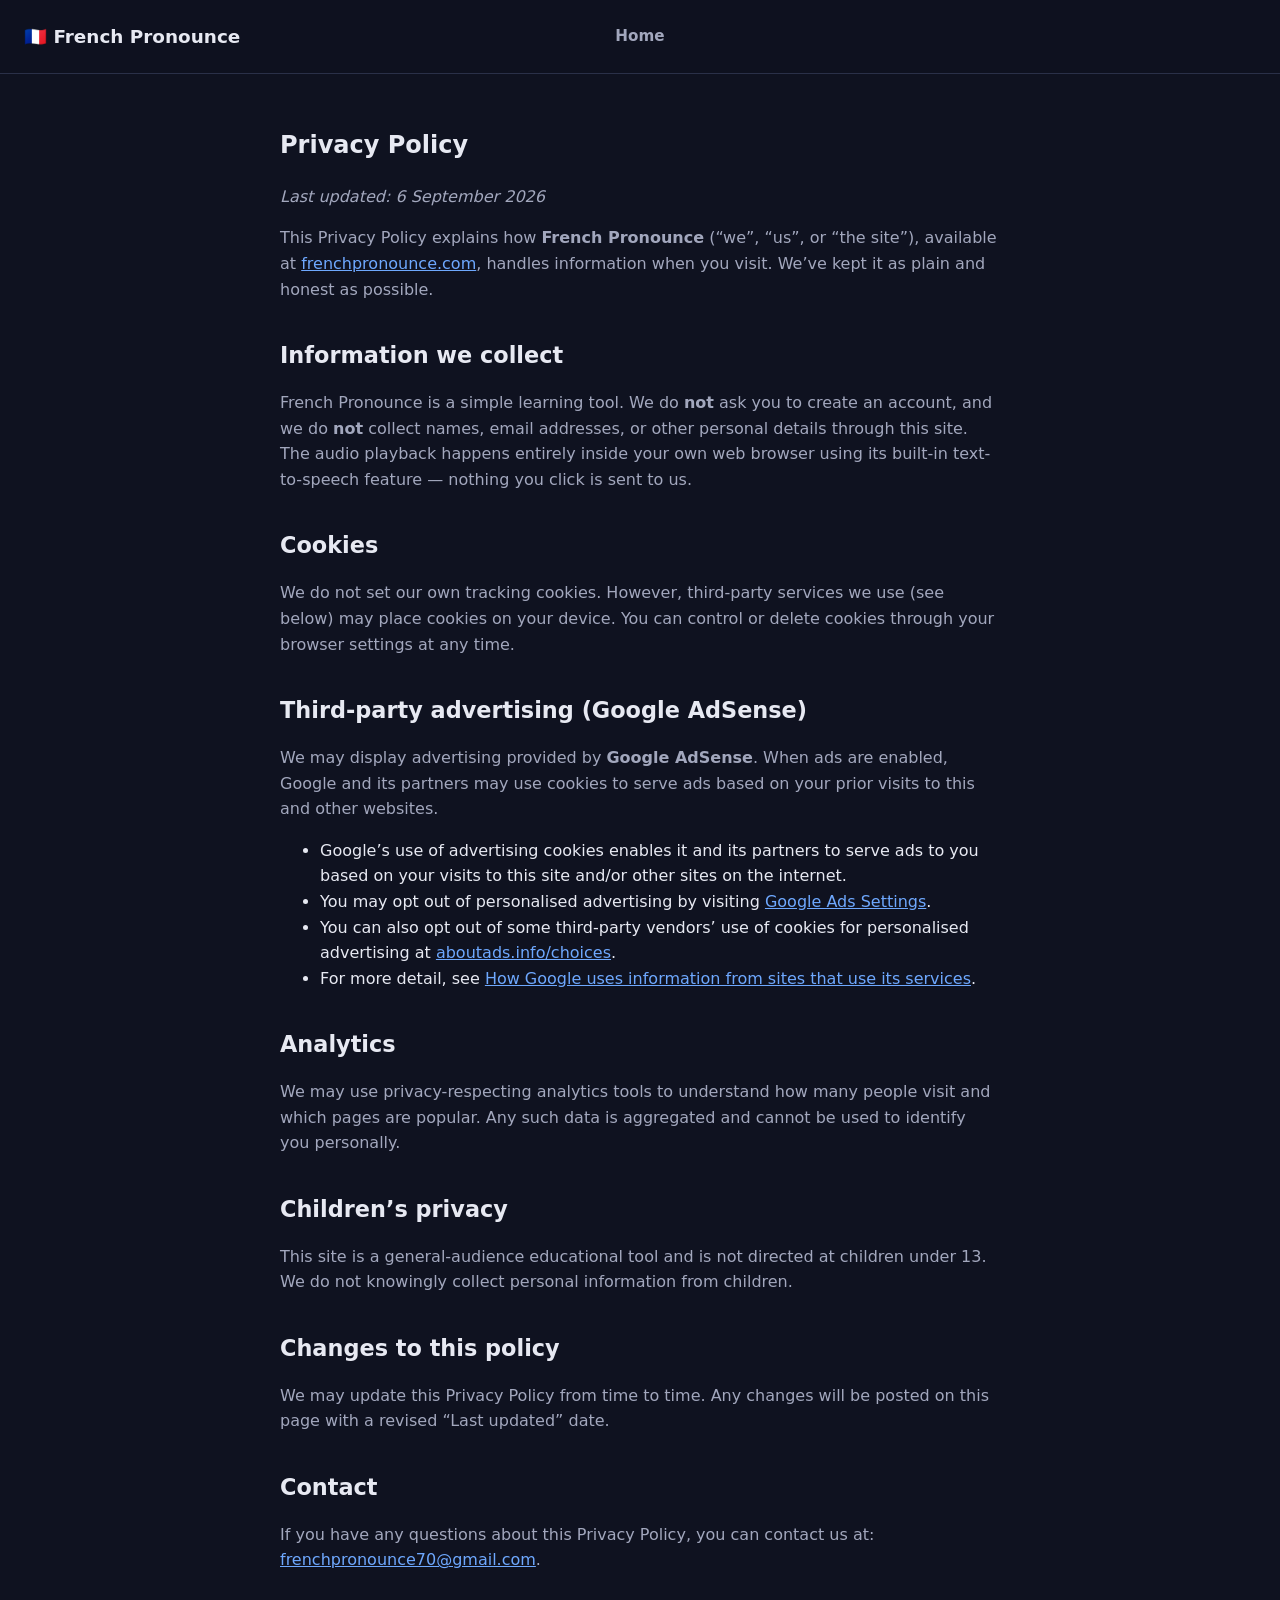
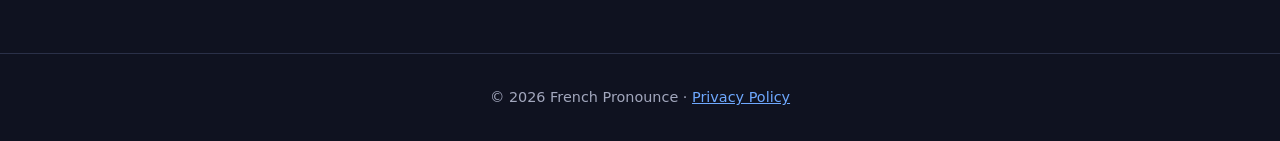
<file: privacy.html>
<!DOCTYPE html>
<html lang="en">
<head>
  <meta charset="UTF-8" />
  <meta name="viewport" content="width=device-width, initial-scale=1.0" />

  <!-- ===== Google AdSense ===== -->
  <script async src="https://pagead2.googlesyndication.com/pagead/js/adsbygoogle.js?client=ca-pub-7837428081652147"
     crossorigin="anonymous"></script>

  <title>Privacy Policy — French Pronounce</title>
  <meta name="description" content="Privacy policy for French Pronounce, explaining cookies, third-party advertising, and how your data is handled." />
  <link rel="canonical" href="https://frenchpronounce.com/privacy.html" />
  <link rel="icon" href="favicon.svg" type="image/svg+xml" />
  <link rel="stylesheet" href="styles.css" />
</head>
<body>
  <nav class="nav">
    <a class="nav__brand" href="/">🇫🇷 French Pronounce</a>
    <div class="nav__links">
      <a href="/">Home</a>
    </div>
  </nav>

  <main>
    <section class="prose" style="margin-top:1rem;">
      <h1>Privacy Policy</h1>
      <p><em>Last updated: 6 September 2026</em></p>

      <p>
        This Privacy Policy explains how <strong>French Pronounce</strong>
        (“we”, “us”, or “the site”), available at
        <a href="https://frenchpronounce.com/">frenchpronounce.com</a>, handles
        information when you visit. We’ve kept it as plain and honest as possible.
      </p>

      <h2>Information we collect</h2>
      <p>
        French Pronounce is a simple learning tool. We do <strong>not</strong> ask
        you to create an account, and we do <strong>not</strong> collect names,
        email addresses, or other personal details through this site. The audio
        playback happens entirely inside your own web browser using its built-in
        text-to-speech feature — nothing you click is sent to us.
      </p>

      <h2>Cookies</h2>
      <p>
        We do not set our own tracking cookies. However, third-party services we
        use (see below) may place cookies on your device. You can control or delete
        cookies through your browser settings at any time.
      </p>

      <h2>Third-party advertising (Google AdSense)</h2>
      <p>
        We may display advertising provided by <strong>Google AdSense</strong>. When
        ads are enabled, Google and its partners may use cookies to serve ads based
        on your prior visits to this and other websites.
      </p>
      <ul>
        <li>
          Google’s use of advertising cookies enables it and its partners to serve
          ads to you based on your visits to this site and/or other sites on the
          internet.
        </li>
        <li>
          You may opt out of personalised advertising by visiting
          <a href="https://www.google.com/settings/ads" target="_blank" rel="noopener">Google Ads Settings</a>.
        </li>
        <li>
          You can also opt out of some third-party vendors’ use of cookies for
          personalised advertising at
          <a href="https://www.aboutads.info/choices/" target="_blank" rel="noopener">aboutads.info/choices</a>.
        </li>
        <li>
          For more detail, see
          <a href="https://policies.google.com/technologies/ads" target="_blank" rel="noopener">How Google uses information from sites that use its services</a>.
        </li>
      </ul>

      <h2>Analytics</h2>
      <p>
        We may use privacy-respecting analytics tools to understand how many people
        visit and which pages are popular. Any such data is aggregated and cannot be
        used to identify you personally.
      </p>

      <h2>Children’s privacy</h2>
      <p>
        This site is a general-audience educational tool and is not directed at
        children under 13. We do not knowingly collect personal information from
        children.
      </p>

      <h2>Changes to this policy</h2>
      <p>
        We may update this Privacy Policy from time to time. Any changes will be
        posted on this page with a revised “Last updated” date.
      </p>

      <h2>Contact</h2>
      <p>
        If you have any questions about this Privacy Policy, you can contact us at:
        <a href="mailto:frenchpronounce70@gmail.com">frenchpronounce70@gmail.com</a>.
      </p>
    </section>
  </main>

  <footer>
    &copy; 2026 French Pronounce · <a href="/privacy.html">Privacy Policy</a>
  </footer>
</body>
</html>
</file>
<file: styles.css>
/* ===========================================================
   styles.css — French Pronunciation
   Beginner notes:
   - Colors live as "variables" in :root below. Change them once
     here and the whole site updates.
   - No build tools. Just edit and refresh the browser.
   =========================================================== */

:root {
  --bg: #0f1220;
  --surface: #191d2e;
  --surface-2: #212740;
  --text: #e7e9f2;
  --muted: #a2a7bd;
  --accent: #6ea8fe;
  --accent-strong: #3d7bfd;
  --border: #2a3048;
  --radius: 14px;
  --maxw: 960px;
}

* { box-sizing: border-box; }
[hidden] { display: none !important; }

body {
  margin: 0;
  font-family: system-ui, -apple-system, "Segoe UI", Roboto, sans-serif;
  line-height: 1.6;
  color: var(--text);
  background: var(--bg);
}

/* ---- Top bar ---- */
/* 3-column grid: brand on the left, nav links centered, right column
   left empty for balance so the links sit in the middle of the bar. */
.nav {
  position: sticky;
  top: 0;
  z-index: 10;
  display: grid;
  grid-template-columns: 1fr auto 1fr;
  align-items: center;
  gap: 1rem;
  padding: 1rem 1.5rem;
  background: rgba(15, 18, 32, 0.9);
  backdrop-filter: blur(8px);
  border-bottom: 1px solid var(--border);
}

.nav__brand {
  justify-self: start;
  font-weight: 700;
  font-size: 1.15rem;
  color: var(--text);
  text-decoration: none;
  display: flex;
  align-items: center;
  gap: 0.5rem;
}

.nav__links { justify-self: center; }

/* On narrow phones, stack the brand above the centered links. */
@media (max-width: 560px) {
  .nav { grid-template-columns: 1fr; justify-items: center; gap: 0.6rem; }
  .nav__brand { justify-self: center; }
}

/* ---- Page container ---- */
main {
  max-width: var(--maxw);
  margin: 0 auto;
  padding: 2rem 1.5rem 4rem;
}

.intro { text-align: center; margin-bottom: 1.5rem; }
.intro h1 { font-size: clamp(1.8rem, 4vw, 2.6rem); margin: 0 0 0.5rem; }
.intro p { color: var(--muted); margin: 0 auto; max-width: 620px; }

/* ---- Controls (speed + hint) ---- */
.controls {
  display: flex;
  flex-wrap: wrap;
  align-items: center;
  justify-content: center;
  gap: 0.6rem;
  margin: 1.25rem 0 1.75rem;
}
.controls .label { color: var(--muted); font-size: 0.9rem; }

.pill {
  background: var(--surface);
  color: var(--text);
  border: 1px solid var(--border);
  border-radius: 999px;
  padding: 0.45rem 1rem;
  font: inherit;
  font-size: 0.9rem;
  cursor: pointer;
}
.pill:hover { border-color: var(--accent); }
.pill.active { background: var(--accent-strong); border-color: var(--accent-strong); color: #fff; }

/* ---- Tabs ---- */
.tabs {
  display: flex;
  justify-content: center;
  gap: 0.5rem;
  margin-bottom: 1.5rem;
  flex-wrap: wrap;
}
.tab {
  background: transparent;
  color: var(--muted);
  border: 1px solid var(--border);
  border-radius: 10px;
  padding: 0.55rem 1.1rem;
  font: inherit;
  font-weight: 600;
  cursor: pointer;
}
.tab:hover { color: var(--text); }
.tab.active { background: var(--surface); color: var(--text); border-color: var(--accent); }

.panel { display: none; }
.panel.active { display: block; }

.section-title {
  font-size: 1.1rem;
  color: var(--muted);
  margin: 1.5rem 0 0.75rem;
  font-weight: 600;
}

/* ---- Tile grid ---- */
.grid {
  display: grid;
  gap: 0.85rem;
}
.grid--alphabet { grid-template-columns: repeat(auto-fill, minmax(90px, 1fr)); }
.grid--combos   { grid-template-columns: repeat(auto-fill, minmax(220px, 1fr)); }

/* A clickable pronunciation tile */
.tile {
  text-align: left;
  background: var(--surface);
  border: 1px solid var(--border);
  border-radius: var(--radius);
  padding: 0.9rem 1rem;
  cursor: default;
  color: var(--text);
  font: inherit;
  text-align: left;
  transition: transform 0.06s ease, border-color 0.15s ease, background 0.15s ease;
  display: flex;
  flex-direction: column;
  gap: 0.15rem;
}
/* Alphabet tiles are <button>s — the whole tile is clickable. */
button.tile { cursor: pointer; }
button.tile:hover { border-color: var(--accent); background: var(--surface-2); }
button.tile:active { transform: scale(0.97); }
.tile.speaking { border-color: var(--accent); box-shadow: 0 0 0 2px rgba(110,168,254,0.35); }

.tile__grapheme { font-size: 1.6rem; font-weight: 700; line-height: 1.1; }
.tile__ipa { color: var(--accent); font-size: 0.95rem; }
.tile__hint { color: var(--muted); font-size: 0.85rem; }
/* Liaison examples: green = links, red = never link */
.tile--no .tile__ipa { color: #ff9a9a; }
.tile--no .tile__grapheme { color: var(--muted); }

/* Highlighted rule callout (rules first, exceptions clearly marked) */
.rule {
  max-width: 760px;
  margin: 0 auto 1.5rem;
  padding: 0.9rem 1.15rem;
  background: rgba(61, 123, 253, 0.12);
  border: 1px solid var(--accent-strong);
  border-left: 4px solid var(--accent-strong);
  border-radius: 10px;
}
.rule__tag {
  display: inline-block;
  font-size: 0.72rem;
  font-weight: 700;
  letter-spacing: 0.08em;
  text-transform: uppercase;
  color: var(--accent);
  margin-bottom: 0.3rem;
}
.rule p { margin: 0; color: var(--muted); }
.rule strong { color: var(--text); }
.rule--exception {
  background: rgba(255, 154, 154, 0.10);
  border-color: #a85454;
  border-left-color: #ff9a9a;
}
.rule--exception .rule__tag { color: #ff9a9a; }

/* ===========================================================
   Article / long-form guide
   =========================================================== */
.article { max-width: 820px; margin: 0 auto; }
.article h1 { font-size: clamp(1.7rem, 4vw, 2.4rem); line-height: 1.2; margin: 0 0 1rem; }
.article h2 { font-size: 1.5rem; margin: 2.25rem 0 0.6rem; }
.article h3 { font-size: 1.15rem; margin: 1.5rem 0 0.4rem; }
.article h4 { font-size: 1.02rem; margin: 1.25rem 0 0.35rem; color: var(--text); }
.article p, .article li { color: var(--muted); }
.article a { color: var(--accent); }
.article strong { color: var(--text); }
.article ul, .article ol { padding-left: 1.25rem; }
.article li { margin: 0.25rem 0; }
.article blockquote {
  margin: 1.25rem 0;
  padding: 0.75rem 1rem;
  border-left: 3px solid var(--accent-strong);
  background: var(--surface);
  border-radius: 0 10px 10px 0;
  color: var(--muted);
}
.article blockquote p { margin: 0; }
.table-wrap { overflow-x: auto; margin: 1rem 0; }
.article table { border-collapse: collapse; width: 100%; font-size: 0.9rem; min-width: 520px; }
.article th, .article td { border: 1px solid var(--border); padding: 0.5rem 0.7rem; text-align: left; }
.article th { background: var(--surface-2); color: var(--text); }
.article td { color: var(--muted); }

/* The two play buttons inside a combo tile */
.tile__actions {
  display: flex;
  flex-wrap: wrap;
  gap: 0.4rem;
  margin-top: 0.6rem;
}
.chip {
  background: var(--surface-2);
  border: 1px solid var(--border);
  border-radius: 999px;
  padding: 0.3rem 0.75rem;
  font: inherit;
  font-size: 0.85rem;
  color: var(--text);
  cursor: pointer;
}
.chip:hover { border-color: var(--accent); }
.chip .play { color: var(--accent); margin-right: 0.15rem; font-size: 0.75rem; }

/* The "sound" button is the primary one — give it a subtle accent tint. */
.chip--sound {
  background: rgba(61, 123, 253, 0.15);
  border-color: var(--accent-strong);
  font-weight: 600;
}
.chip--sound:hover { background: rgba(61, 123, 253, 0.28); }

/* Small speaker icon on alphabet tiles */
.tile__row { display: flex; align-items: baseline; justify-content: space-between; }
.tile__spk { color: var(--muted); font-size: 0.9rem; }

/* ---- Warning banner (no French voice) ---- */
.warn {
  background: #3a2a12;
  border: 1px solid #6b4e1f;
  color: #ffd79a;
  border-radius: 10px;
  padding: 0.75rem 1rem;
  margin-bottom: 1.25rem;
  font-size: 0.9rem;
}

/* ---- Ad space placeholder ----
   Replace the contents of any .ad-slot with your Google AdSense
   snippet when you're approved. Until then it just shows a label. */
.ad-slot {
  display: flex;
  align-items: center;
  justify-content: center;
  min-height: 90px;
  margin: 1.75rem auto;
  border: 1px dashed var(--border);
  border-radius: 12px;
  color: #5b6180;
  font-size: 0.8rem;
  letter-spacing: 0.05em;
  text-transform: uppercase;
}

/* ---- Readable content / FAQ section ---- */
.prose {
  max-width: 720px;
  margin: 3rem auto 0;
}
.prose h2 {
  font-size: 1.4rem;
  margin: 2.25rem 0 0.5rem;
}
.prose p { color: var(--muted); }
.prose [lang="fr"] { color: var(--text); }
.fc-credit { font-size: 0.82rem; opacity: 0.8; }

.faq { margin-top: 0.75rem; }
.faq details {
  border: 1px solid var(--border);
  border-radius: 10px;
  padding: 0.75rem 1rem;
  margin-bottom: 0.6rem;
  background: var(--surface);
}
.faq summary {
  cursor: pointer;
  font-weight: 600;
  color: var(--text);
  list-style-position: inside;
}
.faq summary:hover { color: var(--accent); }
.faq details[open] summary { margin-bottom: 0.5rem; }
.faq p { margin: 0; }

/* ---- Footer ---- */
footer {
  border-top: 1px solid var(--border);
  color: var(--muted);
  text-align: center;
  padding: 2rem 1.5rem;
  font-size: 0.9rem;
}
footer a { color: var(--accent); }

/* Links inside prose content */
.prose a { color: var(--accent); }
.nav__links { display: flex; flex-wrap: wrap; justify-content: center; gap: 0.4rem; }
.nav__links a {
  color: var(--muted);
  text-decoration: none;
  padding: 0.45rem 0.95rem;
  border-radius: 9px;
  font-size: 0.95rem;
  font-weight: 600;
  border: 1px solid transparent;
  transition: background 0.15s ease, color 0.15s ease, border-color 0.15s ease;
}
.nav__links a:hover {
  color: var(--text);
  background: var(--surface-2);
  border-color: var(--border);
}
/* Current page: a clear solid-blue pill so you always know where you are. */
.nav__links a.active {
  color: #fff;
  background: var(--accent-strong);
  border-color: var(--accent-strong);
}
.nav__links a.active:hover { background: var(--accent); }

/* ---- Number tiles ---- */
.grid--nums { grid-template-columns: repeat(auto-fill, minmax(140px, 1fr)); }
.tile__num { font-size: 1.6rem; font-weight: 700; color: var(--accent); line-height: 1.1; }
.tile__word { font-size: 1.15rem; font-weight: 600; color: var(--text); }

/* ===========================================================
   Buttons (shared)
   =========================================================== */
.btn {
  display: inline-block;
  background: var(--accent-strong);
  color: #fff;
  border: 1px solid var(--accent-strong);
  border-radius: 10px;
  padding: 0.65rem 1.3rem;
  font: inherit;
  font-weight: 600;
  cursor: pointer;
}
.btn:hover { background: var(--accent); border-color: var(--accent); }
.btn--ghost {
  background: transparent;
  color: var(--text);
  border: 1px solid var(--border);
}
.btn--ghost:hover { background: var(--surface-2); border-color: var(--accent); }

/* ===========================================================
   Flashcards
   =========================================================== */
.fc-input {
  max-width: 640px;
  margin: 0 auto;
  background: var(--surface);
  border: 1px solid var(--border);
  border-radius: var(--radius);
  padding: 1.5rem;
}
.fc-label { display: block; font-weight: 600; margin-bottom: 0.5rem; }
#pasteBox {
  width: 100%;
  background: var(--bg);
  color: var(--text);
  border: 1px solid var(--border);
  border-radius: 10px;
  padding: 0.8rem;
  font: inherit;
  resize: vertical;
}
#pasteBox:focus { outline: 2px solid var(--accent); border-color: transparent; }
.fc-help { color: var(--muted); font-size: 0.85rem; margin: 0.6rem 0 1rem; }
.fc-help code, .prose code {
  background: var(--surface-2);
  padding: 0.1rem 0.35rem;
  border-radius: 5px;
  font-size: 0.9em;
}
.fc-input__row {
  display: flex;
  flex-wrap: wrap;
  align-items: center;
  gap: 1rem;
  margin-bottom: 1.25rem;
}
.fc-check { color: var(--muted); font-size: 0.9rem; display: inline-flex; align-items: center; gap: 0.4rem; cursor: pointer; }
.fc-file { cursor: pointer; }
.fc-msg { color: var(--accent); font-size: 0.9rem; margin-top: 0.75rem; }

.fc-toolbar {
  display: flex;
  flex-wrap: wrap;
  justify-content: space-between;
  align-items: center;
  gap: 0.75rem;
  margin-bottom: 0.75rem;
}
.fc-modes { display: flex; gap: 0.5rem; }
.fc-actions { display: flex; gap: 0.5rem; }
.fc-progress { text-align: center; color: var(--muted); font-size: 0.9rem; margin: 0.25rem 0 1rem; }
.fc-translate {
  text-align: center;
  color: #ffd79a;
  background: #3a2a12;
  border: 1px solid #6b4e1f;
  border-radius: 8px;
  padding: 0.5rem 0.75rem;
  font-size: 0.85rem;
  margin-bottom: 1rem;
}

/* Score next to the progress counter */
.fc-progress-wrap { display: flex; align-items: baseline; gap: 0.85rem; }
.fc-score { color: var(--muted); font-size: 0.9rem; }

/* "New list" — outlined accent so newcomers can find it, but not so loud
   it gets clicked by accident instead of the main action. */
.fc-newlist {
  background: transparent;
  color: var(--accent);
  border: 1px solid var(--accent);
}
.fc-newlist:hover { background: var(--surface-2); border-color: var(--accent); }

/* The card: one box that swaps between a question and answer stage */
.fc-card {
  max-width: 480px;
  margin: 0 auto;
  min-height: 300px;
  display: flex;
  align-items: center;
  justify-content: center;
  padding: 1.75rem 1.5rem;
  text-align: center;
  background: var(--surface);
  border: 1px solid var(--border);
  border-radius: var(--radius);
}
.fc-stage {
  display: flex;
  flex-direction: column;
  align-items: center;
  gap: 0.85rem;
  width: 100%;
}
.fc-stage__label { color: var(--muted); font-size: 0.95rem; }
.fc-stage__english { font-size: 1.9rem; font-weight: 700; line-height: 1.15; }
.fc-stage__actions { display: flex; gap: 0.6rem; }

.fc-card__article { color: var(--accent); font-size: 1.05rem; font-weight: 600; }
.fc-card__article.is-est { color: var(--muted); }
.fc-card__french { font-size: 2.3rem; font-weight: 700; line-height: 1.15; }
.fc-card__english-sm { color: var(--muted); font-size: 1.1rem; }
.fc-card__feedback { font-weight: 600; margin: 0.25rem 0 0; min-height: 1.2em; }
.fc-card__feedback.ok { color: #7ee0a0; }
.fc-card__feedback.warn { color: #ffd79a; }
.fc-card__feedback.bad { color: #ff9a9a; }

.fc-nav {
  display: flex;
  justify-content: center;
  align-items: center;
  gap: 0.75rem;
  margin: 1.25rem 0 0.5rem;
}
.fc-tip { text-align: center; color: var(--muted); font-size: 0.85rem; }

/* Spelling drill */
.fc-spell {
  max-width: 460px;
  margin: 0 auto;
  background: var(--surface);
  border: 1px solid var(--border);
  border-radius: var(--radius);
  padding: 1.75rem 1.5rem;
  text-align: center;
}
.fc-spell__prompt { color: var(--muted); margin: 0 0 0.25rem; }
.fc-spell__english { font-size: 1.6rem; font-weight: 700; margin: 0 0 1rem; }
#spellInput {
  width: 100%;
  background: var(--bg);
  color: var(--text);
  border: 1px solid var(--border);
  border-radius: 10px;
  padding: 0.75rem 0.9rem;
  font: inherit;
  font-size: 1.1rem;
  text-align: center;
  margin-bottom: 1rem;
}
#spellInput:focus { outline: 2px solid var(--accent); border-color: transparent; }
.fc-spell__actions { display: flex; justify-content: center; gap: 0.6rem; }
.fc-spell__feedback { margin: 1rem 0 0; font-weight: 600; }
.fc-spell__feedback.ok { color: #7ee0a0; }
.fc-spell__feedback.warn { color: #ffd79a; }
.fc-spell__feedback.bad { color: #ff9a9a; }
.fc-spell__score { color: var(--muted); font-size: 0.9rem; margin: 0.75rem 0 0; }

@media (max-width: 560px) {
  .fc-card__french { font-size: 1.9rem; }
  .fc-card__english { font-size: 1.5rem; }
}
</file>
